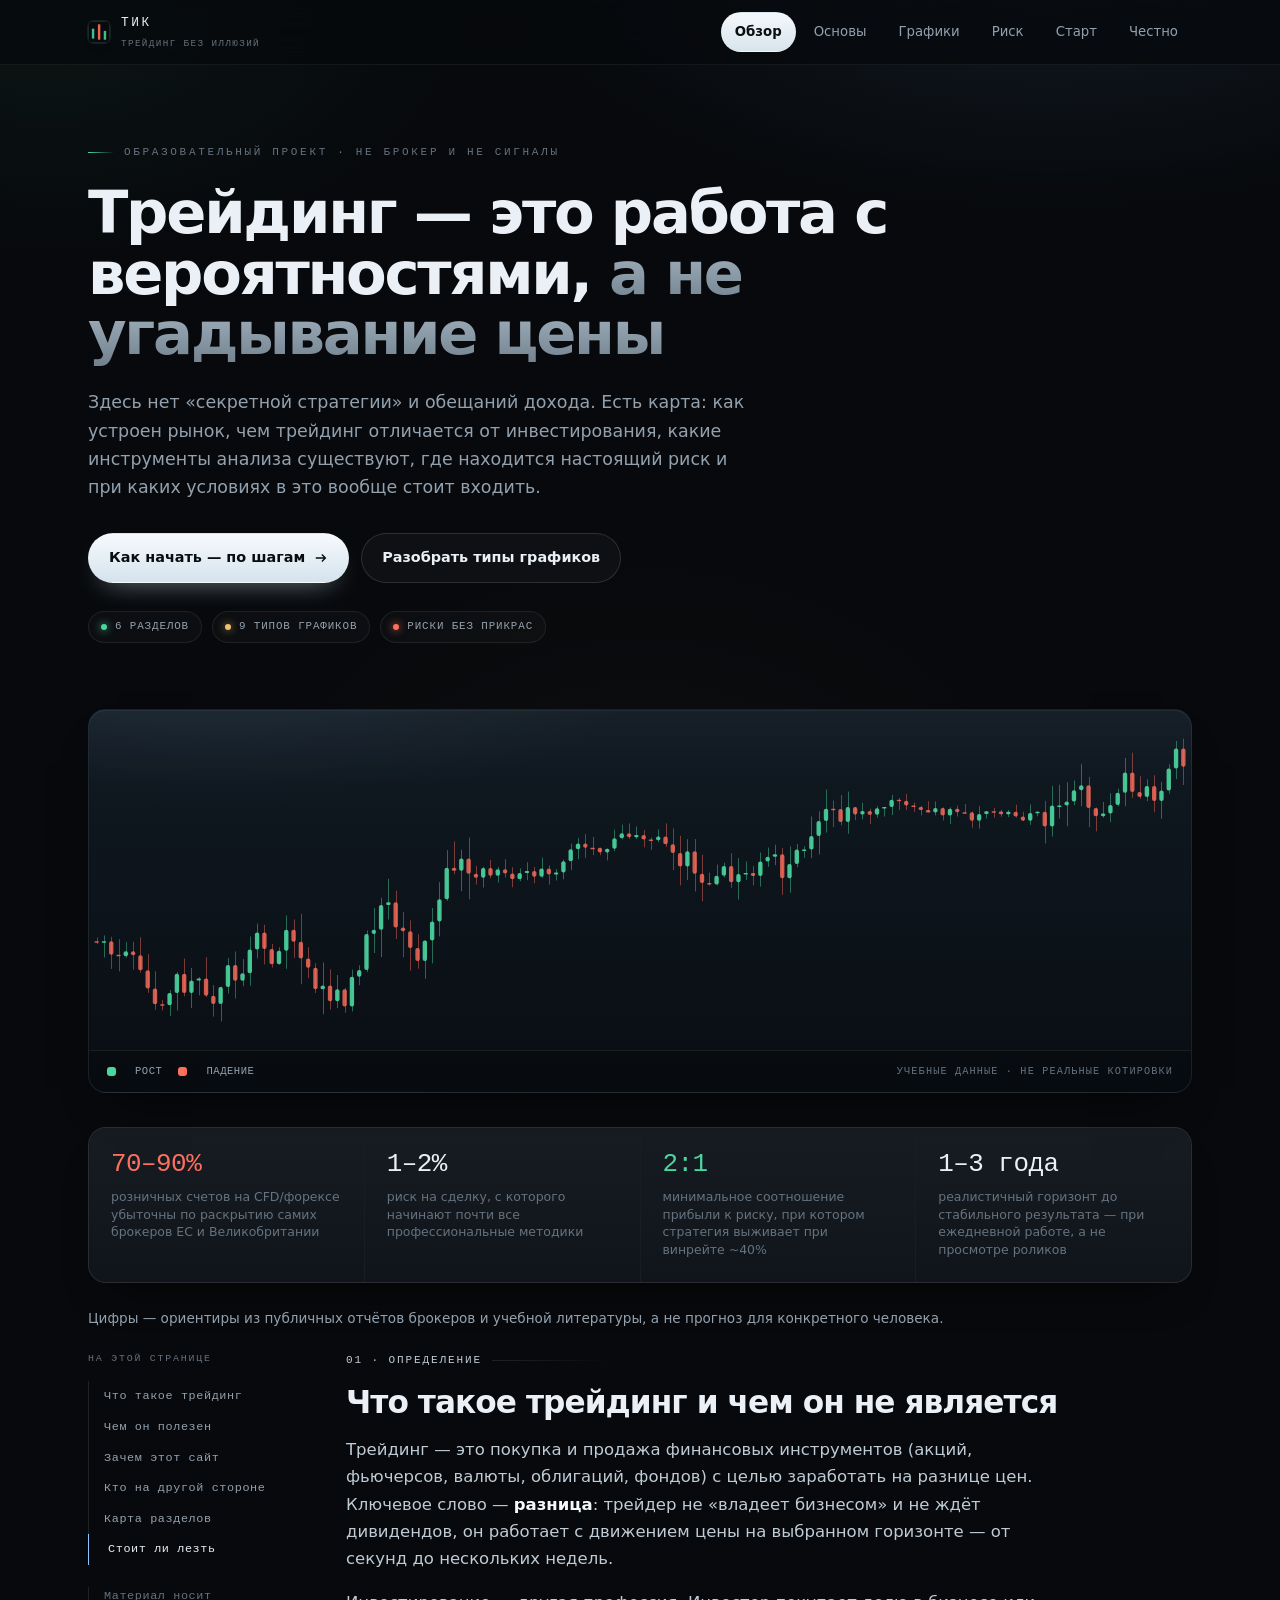
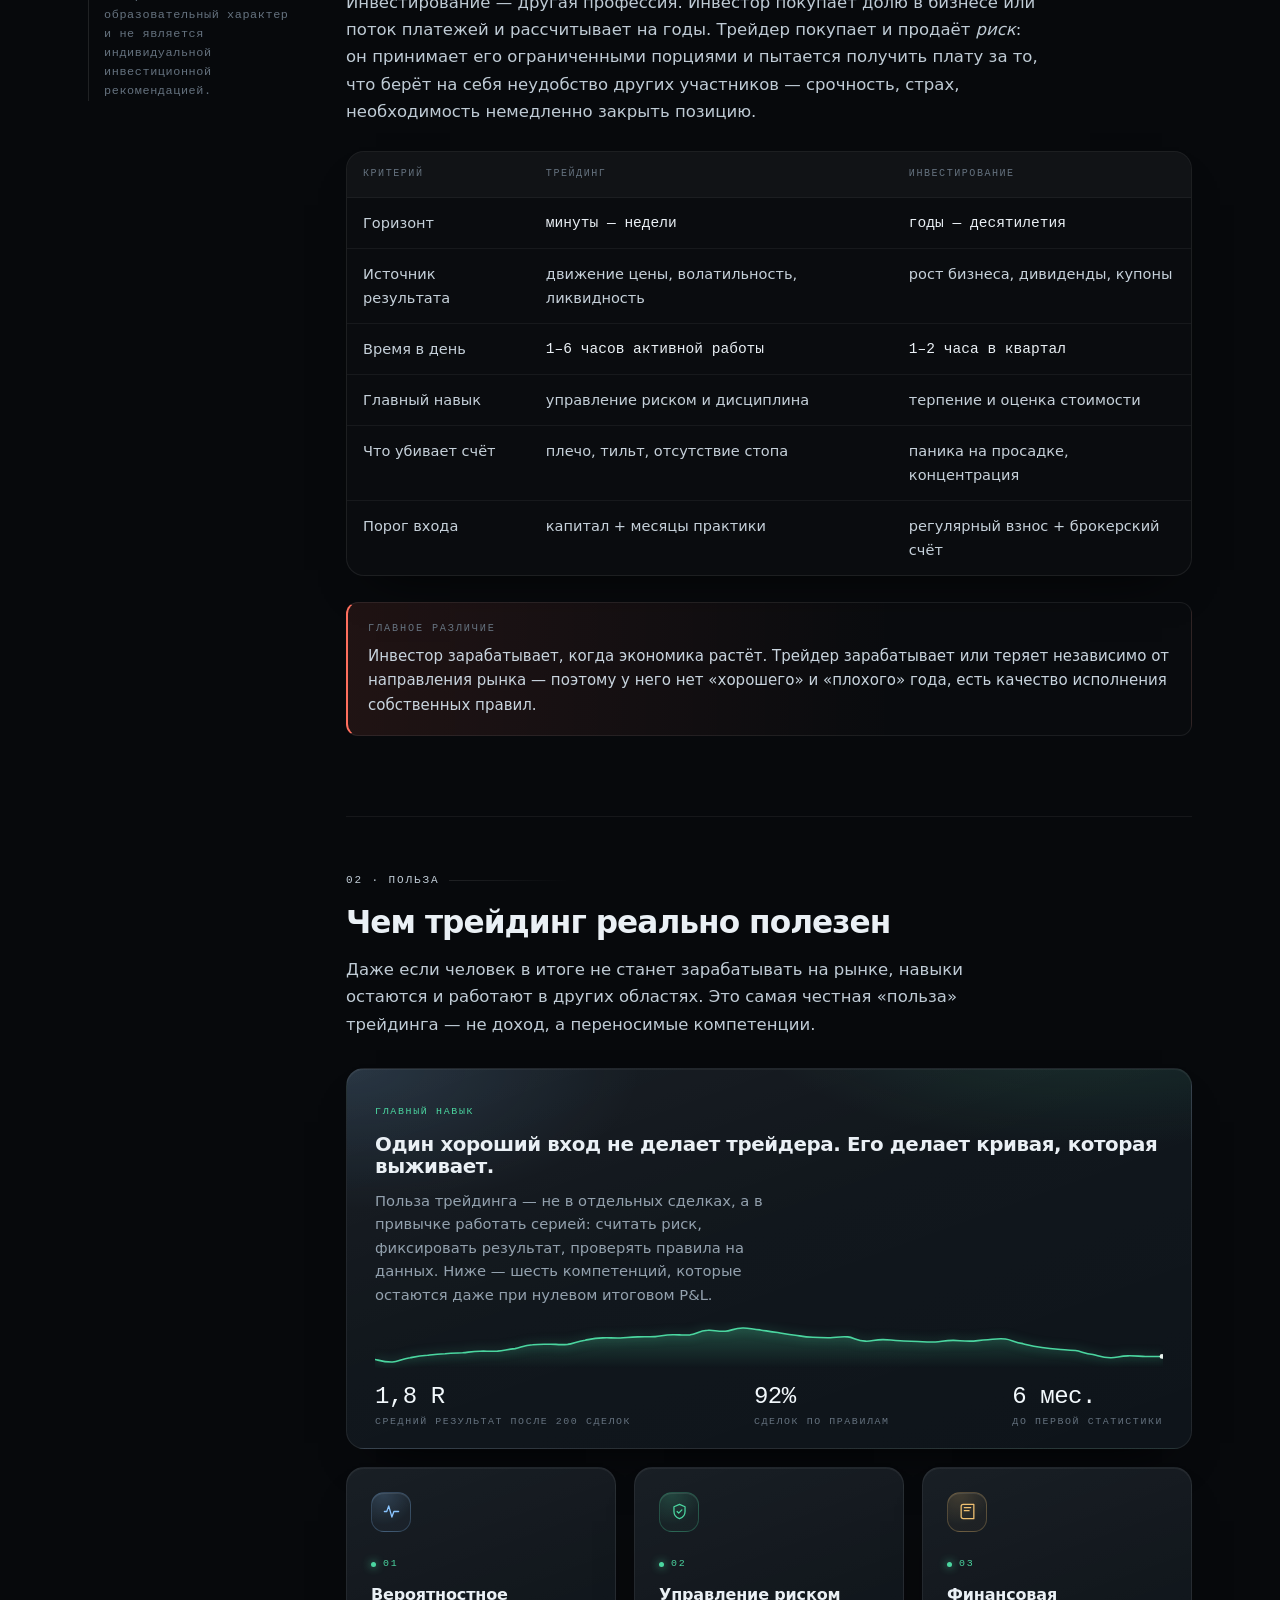
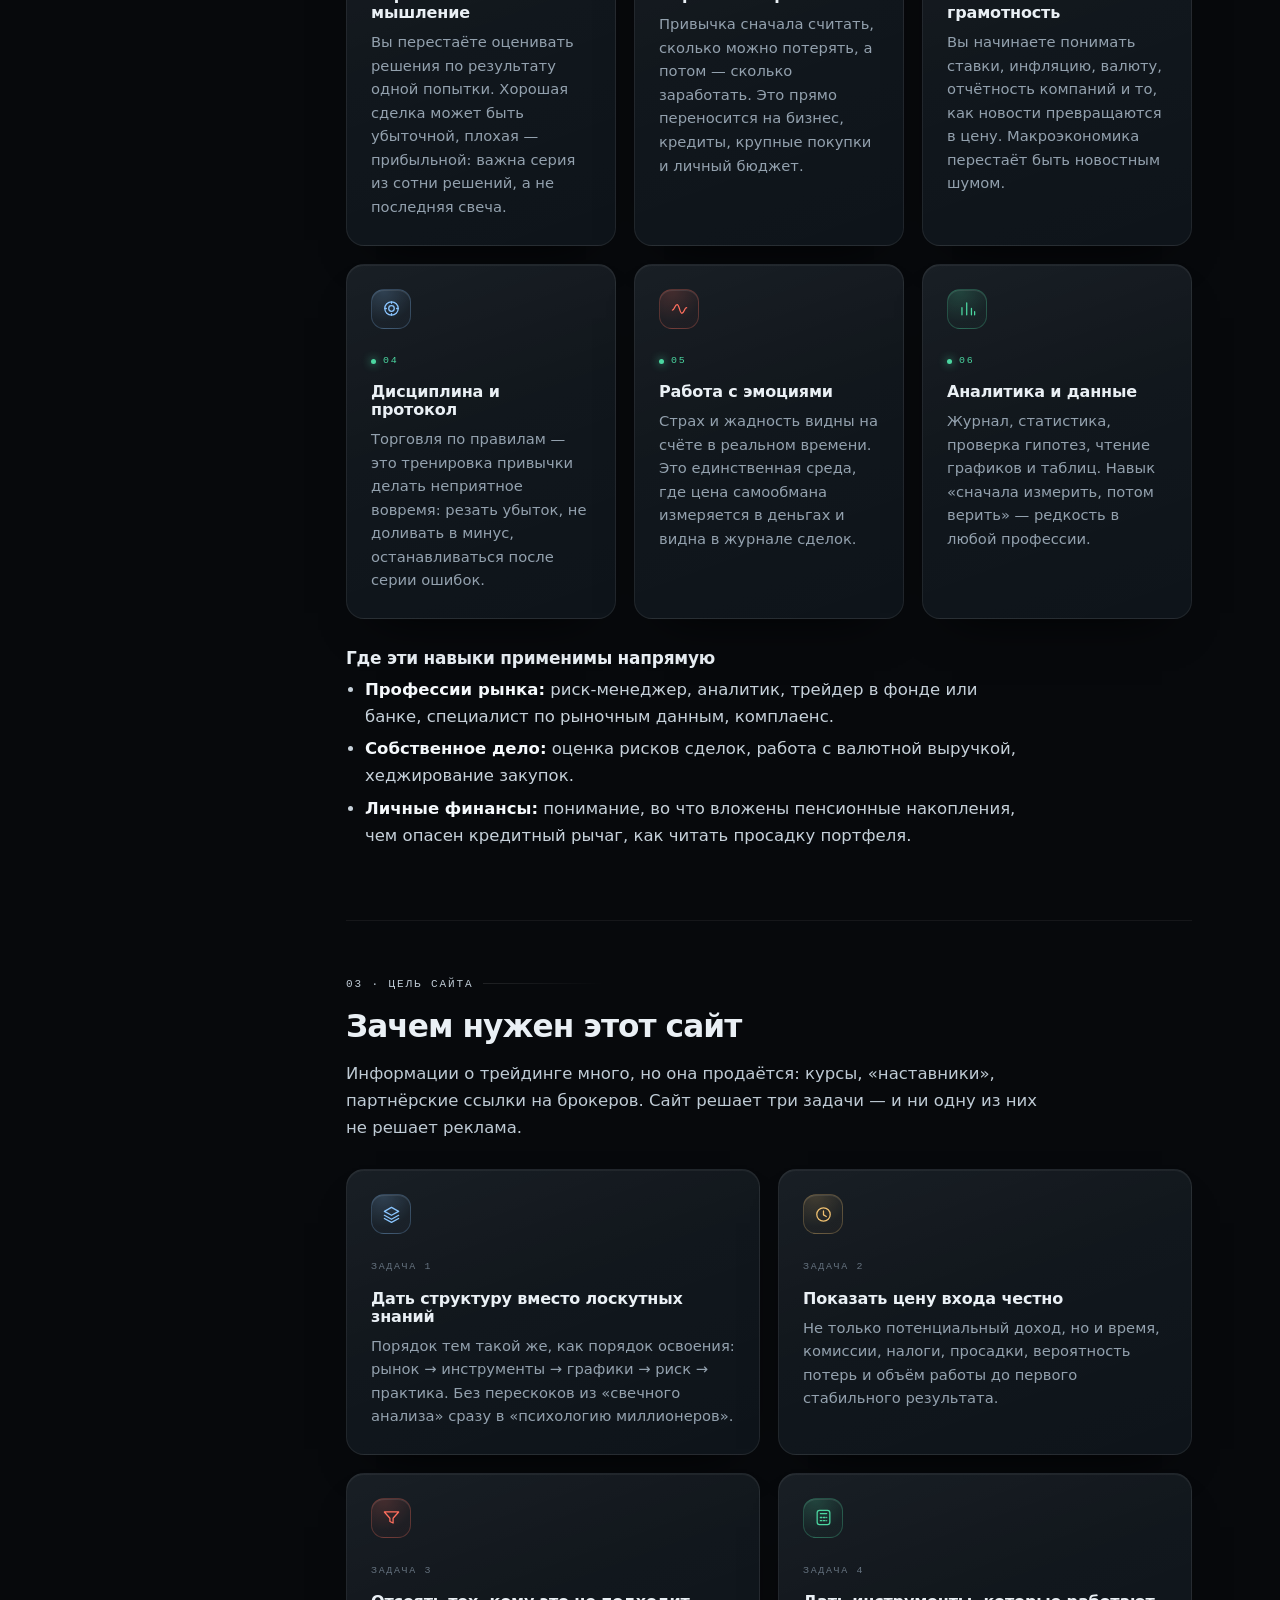
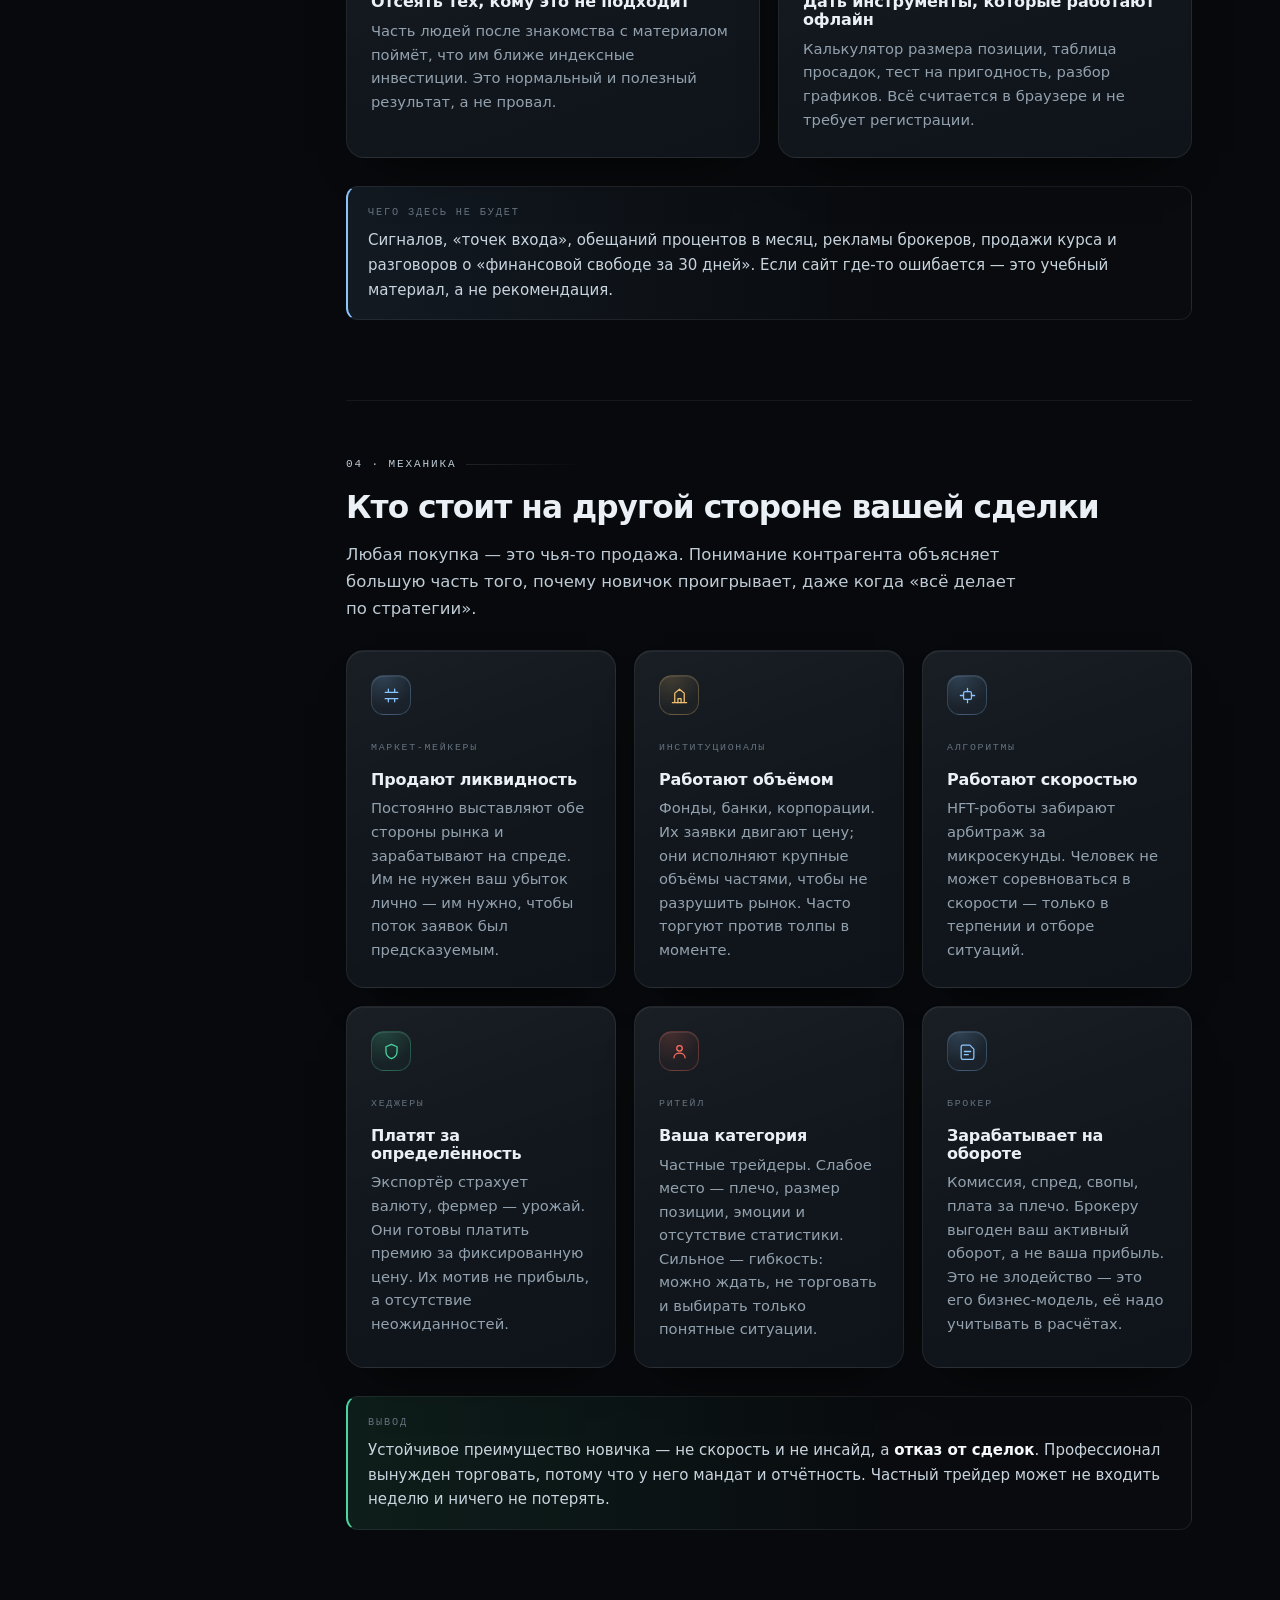
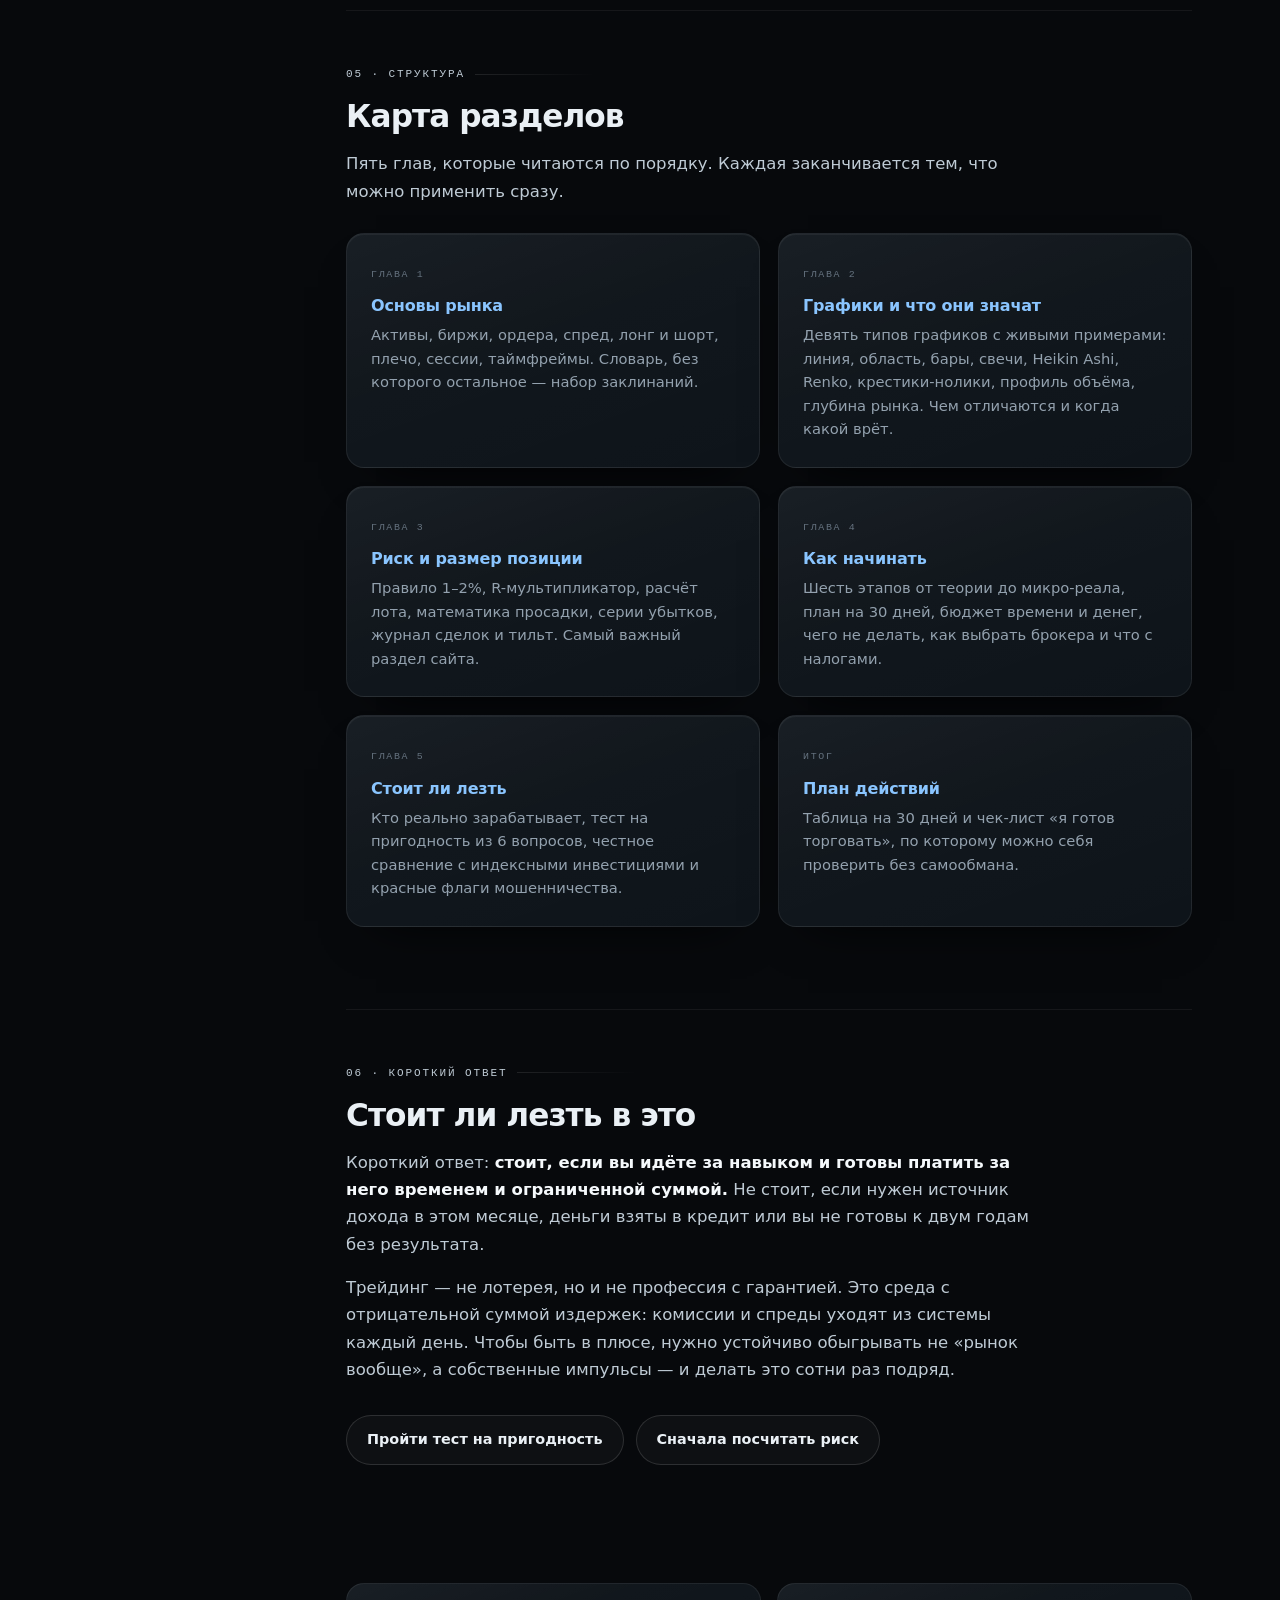
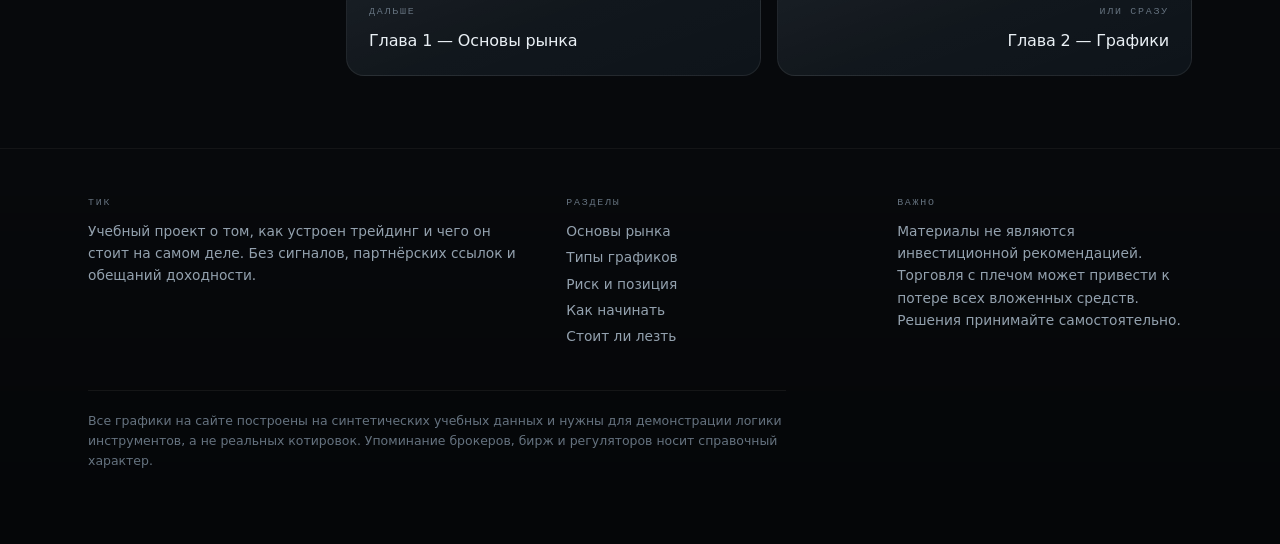
<file: index.html>
<!DOCTYPE html>
<html lang="ru">
<head>
<meta charset="utf-8">
<meta name="viewport" content="width=device-width, initial-scale=1">
<title>ТИК — трейдинг без иллюзий: зачем он нужен и как начать</title>
<meta name="description" content="Образовательный сайт о трейдинге: чем он полезен, кому и зачем нужен, из чего состоит рынок, как читать графики и с чего безопасно начинать новичку.">
<meta name="theme-color" content="#090C10">
<link rel="icon" href="data:image/svg+xml,%3Csvg xmlns='http://www.w3.org/2000/svg' viewBox='0 0 32 32'%3E%3Crect width='32' height='32' fill='%23090C10'/%3E%3Crect x='7' y='10' width='3' height='14' fill='%233FBF8F'/%3E%3Crect x='14' y='5' width='3' height='21' fill='%23F0614E'/%3E%3Crect x='21' y='13' width='3' height='12' fill='%233FBF8F'/%3E%3C/svg%3E">
<link rel="stylesheet" href="assets/style.css">
</head>
<body>
<div class="progress" aria-hidden="true"></div>

<header class="bar">
  <div class="bar-in">
    <a class="brand" href="index.html">
      <svg class="brand-mark" viewBox="0 0 20 20" aria-hidden="true"><rect width="20" height="20" fill="none" stroke="#2B3947"/><rect x="3.5" y="7" width="2.2" height="9" fill="#3FBF8F"/><rect x="9" y="3" width="2.2" height="14" fill="#F0614E"/><rect x="14.3" y="9" width="2.2" height="8" fill="#3FBF8F"/></svg>
      <span>ТИК<small>трейдинг без иллюзий</small></span>
    </a>
    <nav class="nav" aria-label="Разделы сайта">
      <a href="index.html" aria-current="page">Обзор</a>
      <a href="osnovy.html">Основы</a>
      <a href="grafiki.html">Графики</a>
      <a href="risk.html">Риск</a>
      <a href="start.html">Старт</a>
      <a href="realnost.html">Честно</a>
    </nav>
  </div>
</header>

<main>
  <div class="wrap">
    <div class="head">
      <p class="eyebrow">Образовательный проект · не брокер и не сигналы</p>
      <h1>Трейдинг — это работа с вероятностями, <span class="soft">а не угадывание цены</span></h1>
      <p class="lede">Здесь нет «секретной стратегии» и обещаний дохода. Есть карта: как устроен рынок, чем трейдинг отличается от инвестирования, какие инструменты анализа существуют, где находится настоящий риск и при каких условиях в это вообще стоит входить.</p>
      <div class="actions">
        <a class="btn primary" href="start.html">Как начать — по шагам
          <svg viewBox="0 0 16 16" fill="none" stroke="currentColor" stroke-width="1.6" aria-hidden="true"><path d="M2 8h11M9 4l4 4-4 4"/></svg>
        </a>
        <a class="btn" href="grafiki.html">Разобрать типы графиков</a>
      </div>
      <div class="head-meta">
        <span><i class="dot"></i>6 разделов</span>
        <span><i class="dot amber"></i>9 типов графиков</span>
        <span><i class="dot red"></i>риски без прикрас</span>
      </div>
    </div>
  </div>

  <div class="wrap">
    <div class="chart-frame rv">
      <canvas id="hero-chart" aria-label="Учебный пример свечного графика валютной пары: серия из 150 свечей" role="img"></canvas>
      <div class="chart-cap">
        <span class="l"><span class="legend"><i class="u"></i>рост</span><span class="legend"><i class="d"></i>падение</span></span>
        <span>учебные данные · не реальные котировки</span>
      </div>
    </div>
  </div>

  <div class="wrap">
    <div class="kpis">
      <div class="kpi"><span class="val down">70–90%</span><span class="lbl">розничных счетов на CFD/форексе убыточны по раскрытию самих брокеров ЕС и Великобритании</span></div>
      <div class="kpi"><span class="val">1–2%</span><span class="lbl">риск на сделку, с которого начинают почти все профессиональные методики</span></div>
      <div class="kpi"><span class="val up">2:1</span><span class="lbl">минимальное соотношение прибыли к риску, при котором стратегия выживает при винрейте ~40%</span></div>
      <div class="kpi"><span class="val">1–3 года</span><span class="lbl">реалистичный горизонт до стабильного результата — при ежедневной работе, а не просмотре роликов</span></div>
    </div>
    <p class="small" style="margin-top:-10px">Цифры — ориентиры из публичных отчётов брокеров и учебной литературы, а не прогноз для конкретного человека.</p>
  </div>

  <div class="wrap split">
    <aside class="rail" aria-label="Содержание страницы">
      <div class="rail-inner">
        <p class="rail-title">На этой странице</p>
        <a href="#chto">Что такое трейдинг</a>
        <a href="#polza">Чем он полезен</a>
        <a href="#zachem">Зачем этот сайт</a>
        <a href="#ustroystvo">Кто на другой стороне</a>
        <a href="#karta">Карта разделов</a>
        <a href="#stoit">Стоит ли лезть</a>
        <p class="rail-foot">Материал носит образовательный характер и не является индивидуальной инвестиционной рекомендацией.</p>
      </div>
    </aside>

    <main>
      <section class="block rv" id="chto">
        <p class="section-note">01 · определение</p>
        <h2>Что такое трейдинг и чем он не является</h2>
        <p>Трейдинг — это покупка и продажа финансовых инструментов (акций, фьючерсов, валюты, облигаций, фондов) с целью заработать на разнице цен. Ключевое слово — <strong>разница</strong>: трейдер не «владеет бизнесом» и не ждёт дивидендов, он работает с движением цены на выбранном горизонте — от секунд до нескольких недель.</p>
        <p>Инвестирование — другая профессия. Инвестор покупает долю в бизнесе или поток платежей и рассчитывает на годы. Трейдер покупает и продаёт <em>риск</em>: он принимает его ограниченными порциями и пытается получить плату за то, что берёт на себя неудобство других участников — срочность, страх, необходимость немедленно закрыть позицию.</p>

        <div class="tbl-wrap">
          <table>
            <thead><tr><th>Критерий</th><th>Трейдинг</th><th>Инвестирование</th></tr></thead>
            <tbody>
              <tr><td>Горизонт</td><td class="n">минуты — недели</td><td class="n">годы — десятилетия</td></tr>
              <tr><td>Источник результата</td><td>движение цены, волатильность, ликвидность</td><td>рост бизнеса, дивиденды, купоны</td></tr>
              <tr><td>Время в день</td><td class="n">1–6 часов активной работы</td><td class="n">1–2 часа в квартал</td></tr>
              <tr><td>Главный навык</td><td>управление риском и дисциплина</td><td>терпение и оценка стоимости</td></tr>
              <tr><td>Что убивает счёт</td><td>плечо, тильт, отсутствие стопа</td><td>паника на просадке, концентрация</td></tr>
              <tr><td>Порог входа</td><td>капитал + месяцы практики</td><td>регулярный взнос + брокерский счёт</td></tr>
            </tbody>
          </table>
        </div>

        <div class="callout warn">
          <span class="lbl">Главное различие</span>
          <p>Инвестор зарабатывает, когда экономика растёт. Трейдер зарабатывает или теряет независимо от направления рынка — поэтому у него нет «хорошего» и «плохого» года, есть качество исполнения собственных правил.</p>
        </div>
      </section>

      <section class="block rv" id="polza">
        <p class="section-note">02 · польза</p>
        <h2>Чем трейдинг реально полезен</h2>
        <p>Даже если человек в итоге не станет зарабатывать на рынке, навыки остаются и работают в других областях. Это самая честная «польза» трейдинга — не доход, а переносимые компетенции.</p>

        <div class="bento">
          <div class="cell full hero-card">
            <span class="tag" style="color:var(--up)">Главный навык</span>
            <h3>Один хороший вход не делает трейдера. Его делает кривая, которая выживает.</h3>
            <p>Польза трейдинга — не в отдельных сделках, а в привычке работать серией: считать риск, фиксировать результат, проверять правила на данных. Ниже — шесть компетенций, которые остаются даже при нулевом итоговом P&amp;L.</p>
            <canvas class="spark" data-spark="7" aria-hidden="true"></canvas>
            <div class="hero-figure">
              <div class="fig">1,8 R<span>средний результат после 200 сделок</span></div>
              <div class="fig">92%<span>сделок по правилам</span></div>
              <div class="fig">6 мес.<span>до первой статистики</span></div>
            </div>
          </div>

          <div class="cell num">
            <div class="ico"><svg viewBox="0 0 24 24" aria-hidden="true"><path d="M3 12h3l2.5-7 4 14 2.5-7H21"/></svg></div>
            <span class="tag">01</span><h3>Вероятностное мышление</h3><p>Вы перестаёте оценивать решения по результату одной попытки. Хорошая сделка может быть убыточной, плохая — прибыльной: важна серия из сотни решений, а не последняя свеча.</p>
          </div>
          <div class="cell num">
            <div class="ico green"><svg viewBox="0 0 24 24" aria-hidden="true"><path d="M12 3l7 3v6c0 4.6-3 7.6-7 9-4-1.4-7-4.4-7-9V6l7-3z"/><path d="M9 12l2 2 4-4"/></svg></div>
            <span class="tag">02</span><h3>Управление риском</h3><p>Привычка сначала считать, сколько можно потерять, а потом — сколько заработать. Это прямо переносится на бизнес, кредиты, крупные покупки и личный бюджет.</p>
          </div>
          <div class="cell num">
            <div class="ico amber"><svg viewBox="0 0 24 24" aria-hidden="true"><path d="M4 5.5A2.5 2.5 0 016.5 3H20v18H6.5A2.5 2.5 0 014 18.5v-13z"/><path d="M8 7h8M8 11h6"/></svg></div>
            <span class="tag">03</span><h3>Финансовая грамотность</h3><p>Вы начинаете понимать ставки, инфляцию, валюту, отчётность компаний и то, как новости превращаются в цену. Макроэкономика перестаёт быть новостным шумом.</p>
          </div>
          <div class="cell num">
            <div class="ico"><svg viewBox="0 0 24 24" aria-hidden="true"><circle cx="12" cy="12" r="8.5"/><circle cx="12" cy="12" r="3.5"/><path d="M12 3.5v2M12 18.5v2M3.5 12h2M18.5 12h2"/></svg></div>
            <span class="tag">04</span><h3>Дисциплина и протокол</h3><p>Торговля по правилам — это тренировка привычки делать неприятное вовремя: резать убыток, не доливать в минус, останавливаться после серии ошибок.</p>
          </div>
          <div class="cell num">
            <div class="ico red"><svg viewBox="0 0 24 24" aria-hidden="true"><path d="M3 14c3 0 3-7 6-7s3 11 6 11 3-7 6-7"/></svg></div>
            <span class="tag">05</span><h3>Работа с эмоциями</h3><p>Страх и жадность видны на счёте в реальном времени. Это единственная среда, где цена самообмана измеряется в деньгах и видна в журнале сделок.</p>
          </div>
          <div class="cell num">
            <div class="ico green"><svg viewBox="0 0 24 24" aria-hidden="true"><path d="M5 20V11M11 20V5M17 20v-8M21 20v-4"/></svg></div>
            <span class="tag">06</span><h3>Аналитика и данные</h3><p>Журнал, статистика, проверка гипотез, чтение графиков и таблиц. Навык «сначала измерить, потом верить» — редкость в любой профессии.</p>
          </div>
        </div>

        <h3>Где эти навыки применимы напрямую</h3>
        <ul>
          <li><strong>Профессии рынка:</strong> риск-менеджер, аналитик, трейдер в фонде или банке, специалист по рыночным данным, комплаенс.</li>
          <li><strong>Собственное дело:</strong> оценка рисков сделок, работа с валютной выручкой, хеджирование закупок.</li>
          <li><strong>Личные финансы:</strong> понимание, во что вложены пенсионные накопления, чем опасен кредитный рычаг, как читать просадку портфеля.</li>
        </ul>
      </section>

      <section class="block rv" id="zachem">
        <p class="section-note">03 · цель сайта</p>
        <h2>Зачем нужен этот сайт</h2>
        <p>Информации о трейдинге много, но она продаётся: курсы, «наставники», партнёрские ссылки на брокеров. Сайт решает три задачи — и ни одну из них не решает реклама.</p>

        <div class="grid c2">
          <div class="cell">
            <div class="ico"><svg viewBox="0 0 24 24" aria-hidden="true"><path d="M12 3l9 5-9 5-9-5 9-5z"/><path d="M3 13l9 5 9-5M3 17l9 5 9-5"/></svg></div>
            <span class="tag">Задача 1</span><h3>Дать структуру вместо лоскутных знаний</h3><p>Порядок тем такой же, как порядок освоения: рынок → инструменты → графики → риск → практика. Без перескоков из «свечного анализа» сразу в «психологию миллионеров».</p></div>
          <div class="cell">
            <div class="ico amber"><svg viewBox="0 0 24 24" aria-hidden="true"><circle cx="12" cy="12" r="8.5"/><path d="M12 7.5v5l3.5 2"/></svg></div>
            <span class="tag">Задача 2</span><h3>Показать цену входа честно</h3><p>Не только потенциальный доход, но и время, комиссии, налоги, просадки, вероятность потерь и объём работы до первого стабильного результата.</p></div>
          <div class="cell">
            <div class="ico red"><svg viewBox="0 0 24 24" aria-hidden="true"><path d="M3 5h18l-7 8v6l-4-2v-4L3 5z"/></svg></div>
            <span class="tag">Задача 3</span><h3>Отсеять тех, кому это не подходит</h3><p>Часть людей после знакомства с материалом поймёт, что им ближе индексные инвестиции. Это нормальный и полезный результат, а не провал.</p></div>
          <div class="cell">
            <div class="ico green"><svg viewBox="0 0 24 24" aria-hidden="true"><rect x="4" y="3" width="16" height="18" rx="3"/><path d="M8 7h8M8 12h2M12 12h2M16 12h0M8 16h2M12 16h2M16 16h0"/></svg></div>
            <span class="tag">Задача 4</span><h3>Дать инструменты, которые работают офлайн</h3><p>Калькулятор размера позиции, таблица просадок, тест на пригодность, разбор графиков. Всё считается в браузере и не требует регистрации.</p></div>
        </div>

        <div class="callout">
          <span class="lbl">Чего здесь не будет</span>
          <p>Сигналов, «точек входа», обещаний процентов в месяц, рекламы брокеров, продажи курса и разговоров о «финансовой свободе за 30 дней». Если сайт где-то ошибается — это учебный материал, а не рекомендация.</p>
        </div>
      </section>

      <section class="block rv" id="ustroystvo">
        <p class="section-note">04 · механика</p>
        <h2>Кто стоит на другой стороне вашей сделки</h2>
        <p>Любая покупка — это чья-то продажа. Понимание контрагента объясняет большую часть того, почему новичок проигрывает, даже когда «всё делает по стратегии».</p>

        <div class="grid c3">
          <div class="cell">
            <div class="ico"><svg viewBox="0 0 24 24" aria-hidden="true"><path d="M4 8h16M4 16h16M8 4v4M8 16v4M16 4v4M16 16v4"/></svg></div>
            <span class="tag">Маркет-мейкеры</span><h3>Продают ликвидность</h3><p>Постоянно выставляют обе стороны рынка и зарабатывают на спреде. Им не нужен ваш убыток лично — им нужно, чтобы поток заявок был предсказуемым.</p></div>
          <div class="cell">
            <div class="ico amber"><svg viewBox="0 0 24 24" aria-hidden="true"><path d="M3 21h18M6 21V9l6-5 6 5v12"/><path d="M10 21v-5h4v5"/></svg></div>
            <span class="tag">Институционалы</span><h3>Работают объёмом</h3><p>Фонды, банки, корпорации. Их заявки двигают цену; они исполняют крупные объёмы частями, чтобы не разрушить рынок. Часто торгуют против толпы в моменте.</p></div>
          <div class="cell">
            <div class="ico"><svg viewBox="0 0 24 24" aria-hidden="true"><rect x="7" y="7" width="10" height="10" rx="2"/><path d="M12 3v4M12 17v4M3 12h4M17 12h4"/></svg></div>
            <span class="tag">Алгоритмы</span><h3>Работают скоростью</h3><p>HFT-роботы забирают арбитраж за микросекунды. Человек не может соревноваться в скорости — только в терпении и отборе ситуаций.</p></div>
          <div class="cell">
            <div class="ico green"><svg viewBox="0 0 24 24" aria-hidden="true"><path d="M12 3l7 3v6c0 4.6-3 7.6-7 9-4-1.4-7-4.4-7-9V6l7-3z"/></svg></div>
            <span class="tag">Хеджеры</span><h3>Платят за определённость</h3><p>Экспортёр страхует валюту, фермер — урожай. Они готовы платить премию за фиксированную цену. Их мотив не прибыль, а отсутствие неожиданностей.</p></div>
          <div class="cell">
            <div class="ico red"><svg viewBox="0 0 24 24" aria-hidden="true"><circle cx="12" cy="8" r="3.5"/><path d="M5 20c0-3.5 3.1-6 7-6s7 2.5 7 6"/></svg></div>
            <span class="tag">Ритейл</span><h3>Ваша категория</h3><p>Частные трейдеры. Слабое место — плечо, размер позиции, эмоции и отсутствие статистики. Сильное — гибкость: можно ждать, не торговать и выбирать только понятные ситуации.</p></div>
          <div class="cell">
            <div class="ico"><svg viewBox="0 0 24 24" aria-hidden="true"><path d="M4 20V6a2 2 0 012-2h9l5 5v11a2 2 0 01-2 2H6a2 2 0 01-2-2z"/><path d="M8 12h8M8 16h5"/></svg></div>
            <span class="tag">Брокер</span><h3>Зарабатывает на обороте</h3><p>Комиссия, спред, свопы, плата за плечо. Брокеру выгоден ваш активный оборот, а не ваша прибыль. Это не злодейство — это его бизнес-модель, её надо учитывать в расчётах.</p></div>
        </div>

        <div class="callout ok">
          <span class="lbl">Вывод</span>
          <p>Устойчивое преимущество новичка — не скорость и не инсайд, а <strong>отказ от сделок</strong>. Профессионал вынужден торговать, потому что у него мандат и отчётность. Частный трейдер может не входить неделю и ничего не потерять.</p>
        </div>
      </section>

      <section class="block rv" id="karta">
        <p class="section-note">05 · структура</p>
        <h2>Карта разделов</h2>
        <p>Пять глав, которые читаются по порядку. Каждая заканчивается тем, что можно применить сразу.</p>

        <div class="grid c2">
          <div class="cell"><span class="tag">Глава 1</span><h3><a href="osnovy.html">Основы рынка</a></h3><p>Активы, биржи, ордера, спред, лонг и шорт, плечо, сессии, таймфреймы. Словарь, без которого остальное — набор заклинаний.</p></div>
          <div class="cell"><span class="tag">Глава 2</span><h3><a href="grafiki.html">Графики и что они значат</a></h3><p>Девять типов графиков с живыми примерами: линия, область, бары, свечи, Heikin Ashi, Renko, крестики-нолики, профиль объёма, глубина рынка. Чем отличаются и когда какой врёт.</p></div>
          <div class="cell"><span class="tag">Глава 3</span><h3><a href="risk.html">Риск и размер позиции</a></h3><p>Правило 1–2%, R-мультипликатор, расчёт лота, математика просадки, серии убытков, журнал сделок и тильт. Самый важный раздел сайта.</p></div>
          <div class="cell"><span class="tag">Глава 4</span><h3><a href="start.html">Как начинать</a></h3><p>Шесть этапов от теории до микро-реала, план на 30 дней, бюджет времени и денег, чего не делать, как выбрать брокера и что с налогами.</p></div>
          <div class="cell"><span class="tag">Глава 5</span><h3><a href="realnost.html">Стоит ли лезть</a></h3><p>Кто реально зарабатывает, тест на пригодность из 6 вопросов, честное сравнение с индексными инвестициями и красные флаги мошенничества.</p></div>
          <div class="cell"><span class="tag">Итог</span><h3><a href="start.html#plan">План действий</a></h3><p>Таблица на 30 дней и чек-лист «я готов торговать», по которому можно себя проверить без самообмана.</p></div>
        </div>
      </section>

      <section class="block rv" id="stoit">
        <p class="section-note">06 · короткий ответ</p>
        <h2>Стоит ли лезть в это</h2>
        <p>Короткий ответ: <strong>стоит, если вы идёте за навыком и готовы платить за него временем и ограниченной суммой.</strong> Не стоит, если нужен источник дохода в этом месяце, деньги взяты в кредит или вы не готовы к двум годам без результата.</p>
        <p>Трейдинг — не лотерея, но и не профессия с гарантией. Это среда с отрицательной суммой издержек: комиссии и спреды уходят из системы каждый день. Чтобы быть в плюсе, нужно устойчиво обыгрывать не «рынок вообще», а собственные импульсы — и делать это сотни раз подряд.</p>
        <div class="actions">
          <a class="btn" href="realnost.html">Пройти тест на пригодность</a>
          <a class="btn" href="risk.html">Сначала посчитать риск</a>
        </div>
      </section>

      <nav class="pager" aria-label="Навигация между разделами">
        <a href="osnovy.html"><span class="dir">Дальше</span><span class="who">Глава 1 — Основы рынка</span></a>
        <a class="right" href="grafiki.html"><span class="dir">Или сразу</span><span class="who">Глава 2 — Графики</span></a>
      </nav>
    </main>
  </div>
</main>

<footer>
  <div class="wrap">
    <div class="foot-grid">
      <div>
        <h4>ТИК</h4>
        <p>Учебный проект о том, как устроен трейдинг и чего он стоит на самом деле. Без сигналов, партнёрских ссылок и обещаний доходности.</p>
      </div>
      <div>
        <h4>Разделы</h4>
        <ul>
          <li><a href="osnovy.html">Основы рынка</a></li>
          <li><a href="grafiki.html">Типы графиков</a></li>
          <li><a href="risk.html">Риск и позиция</a></li>
          <li><a href="start.html">Как начинать</a></li>
          <li><a href="realnost.html">Стоит ли лезть</a></li>
        </ul>
      </div>
      <div>
        <h4>Важно</h4>
        <p>Материалы не являются инвестиционной рекомендацией. Торговля с плечом может привести к потере всех вложенных средств. Решения принимайте самостоятельно.</p>
      </div>
    </div>
    <p class="foot-note">Все графики на сайте построены на синтетических учебных данных и нужны для демонстрации логики инструментов, а не реальных котировок. Упоминание брокеров, бирж и регуляторов носит справочный характер.</p>
  </div>
</footer>

<script src="assets/charts.js"></script>
<script src="assets/site.js"></script>
<script>
(function () {
  var data = window.Charts.series(150, 17, 101);
  window.Charts.mount(document.getElementById("hero-chart"), "hero", data);
})();
</script>
</body>
</html>
</file>
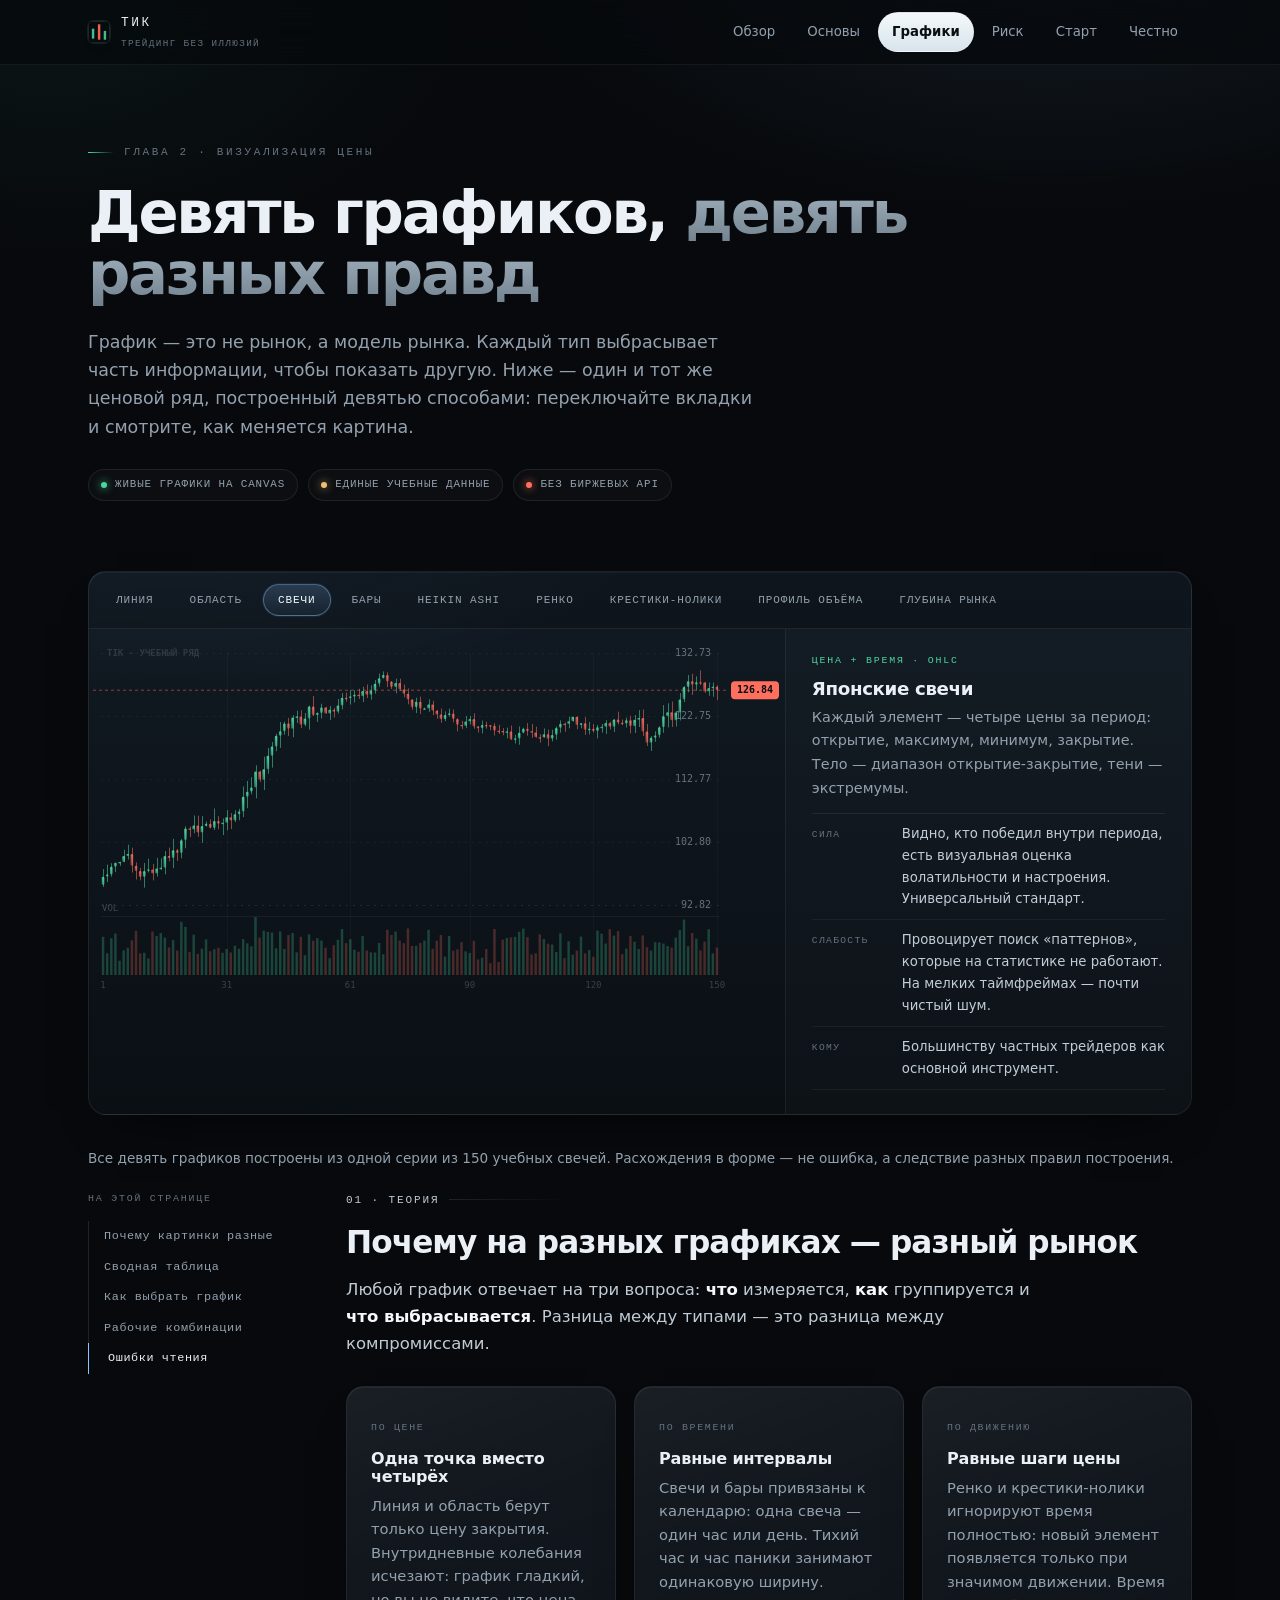
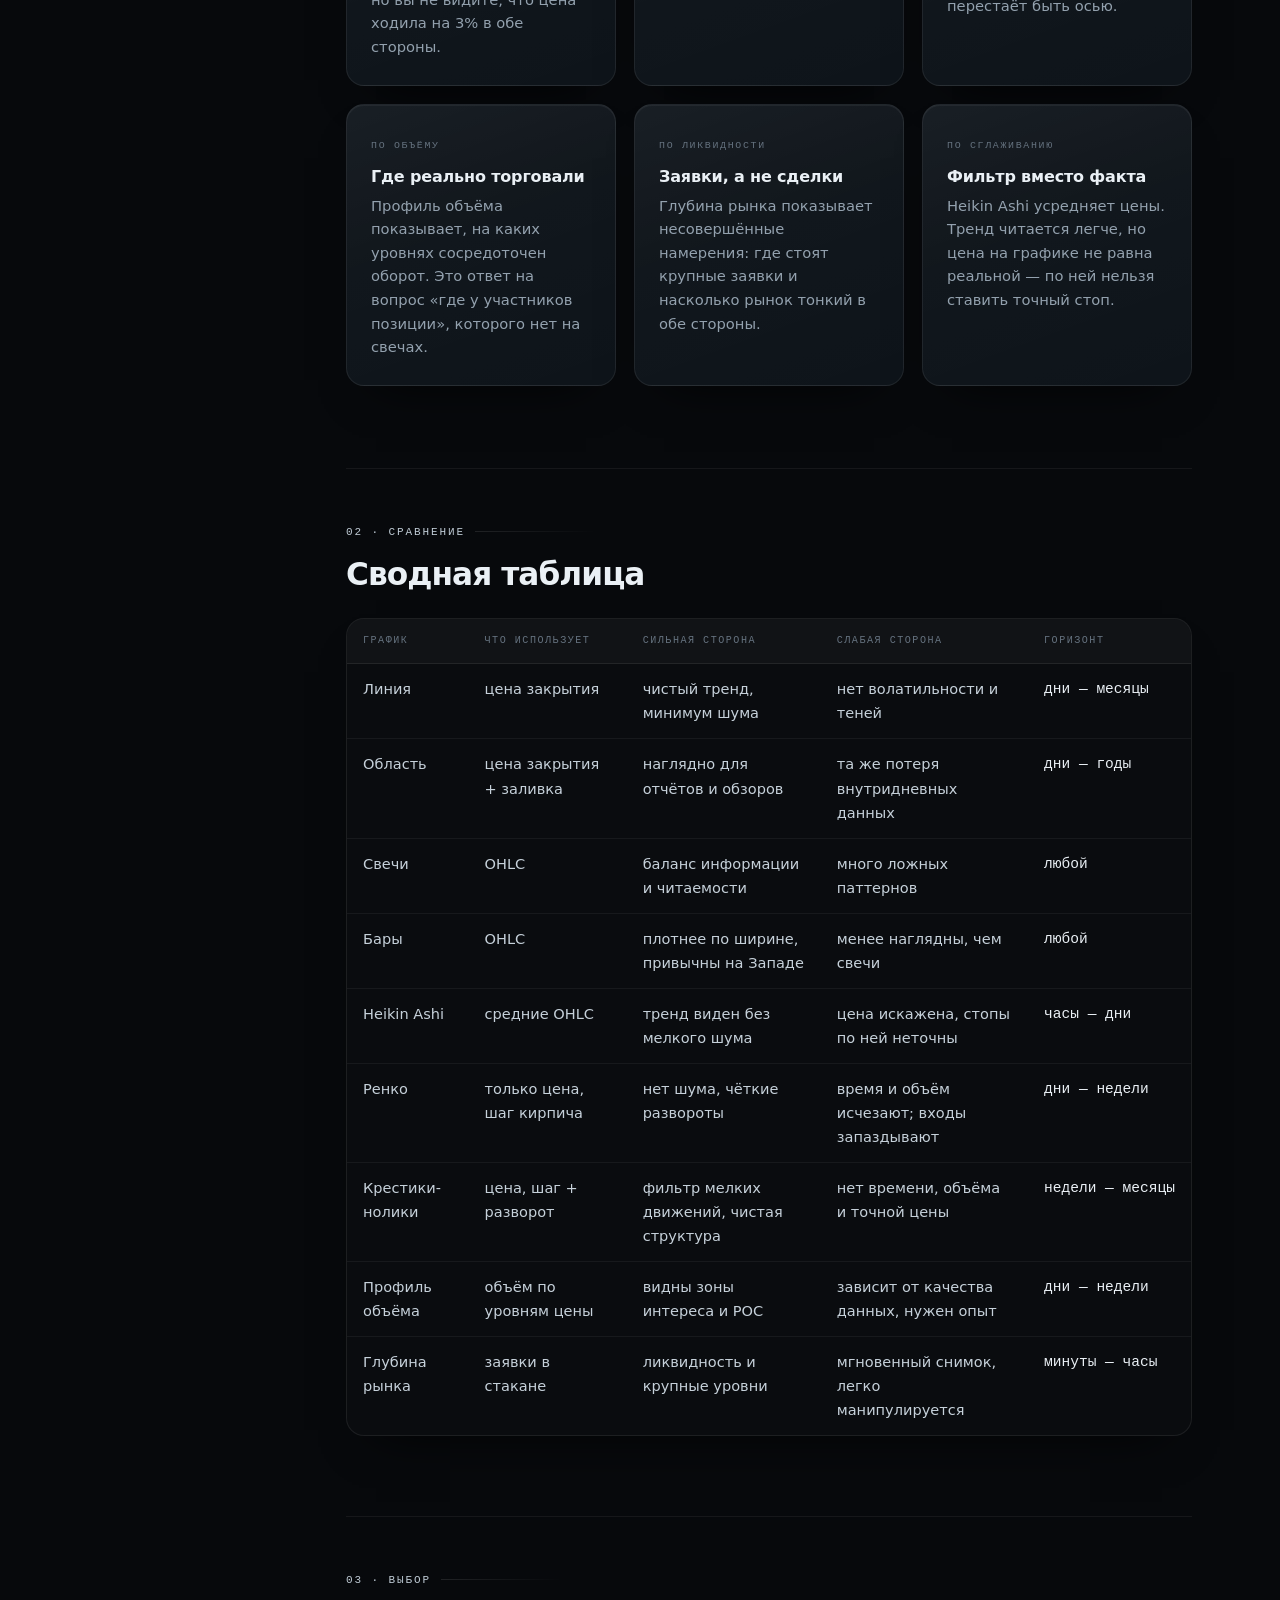
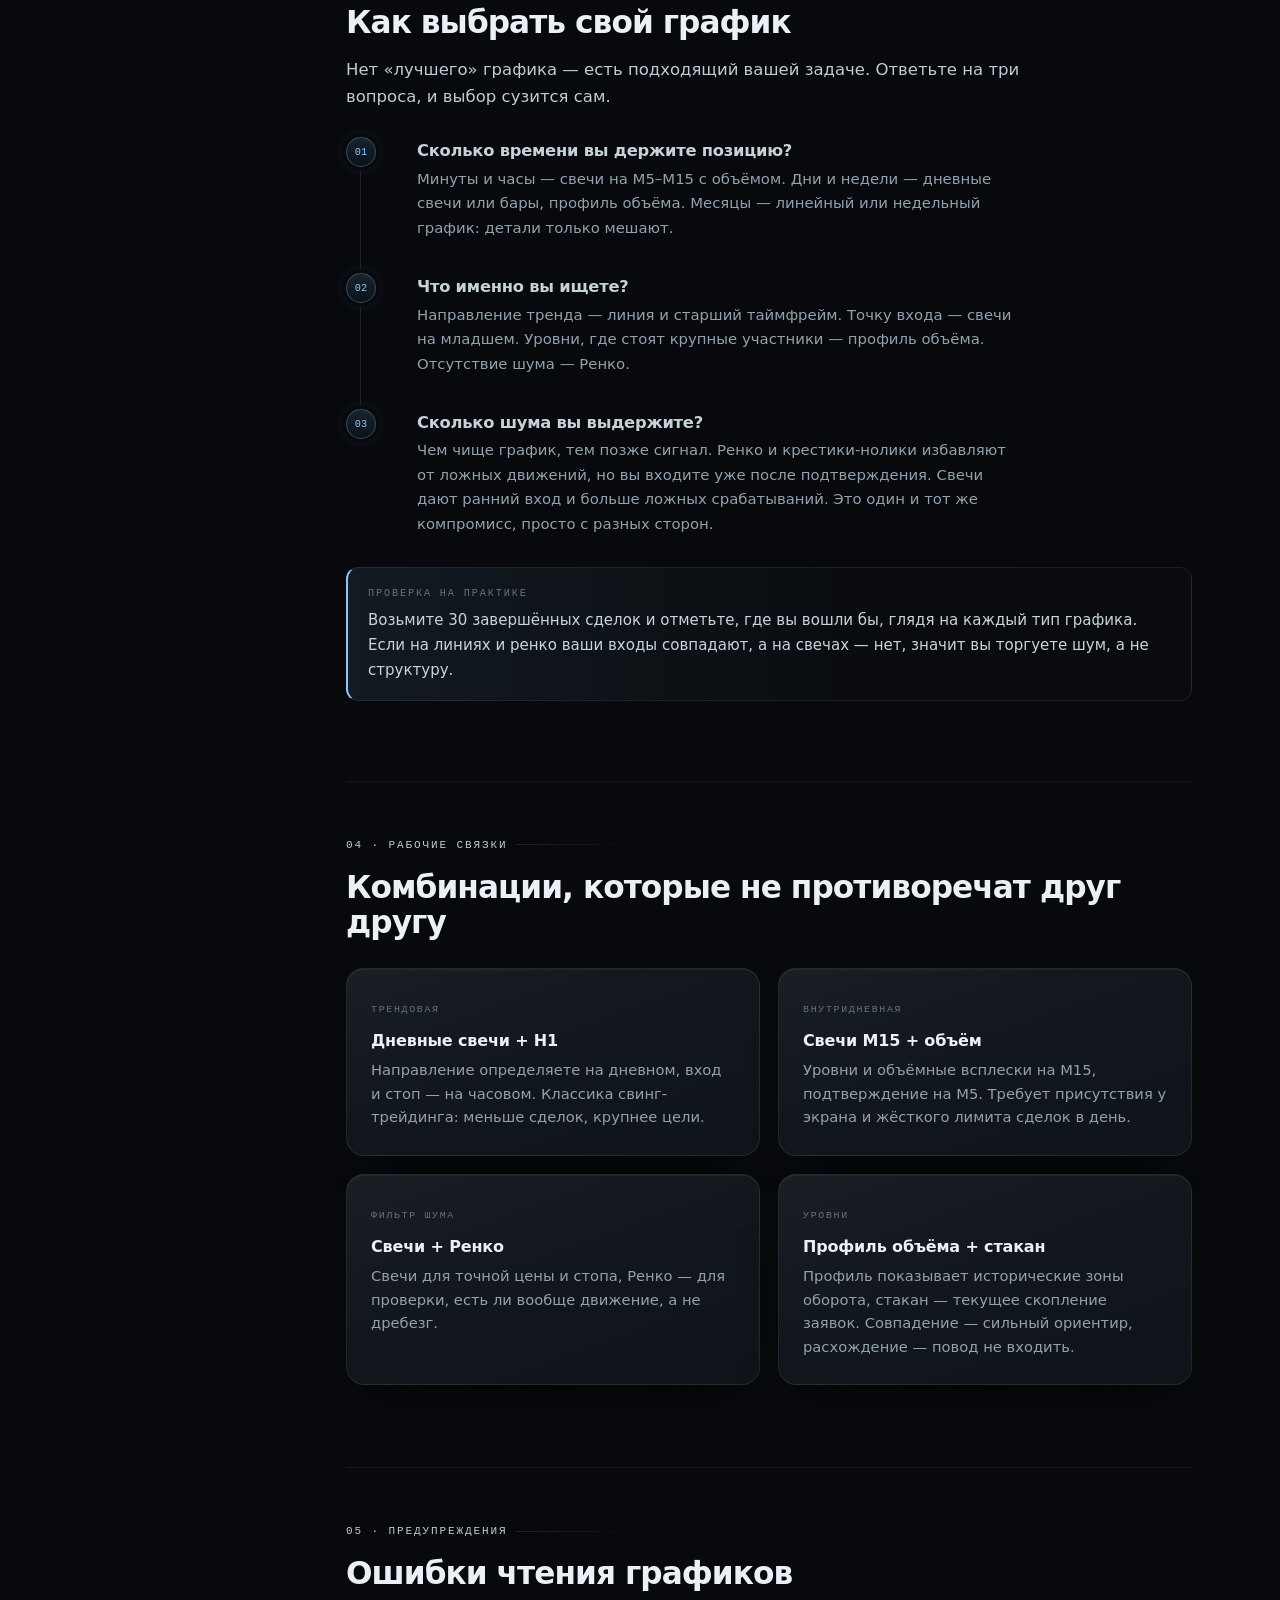
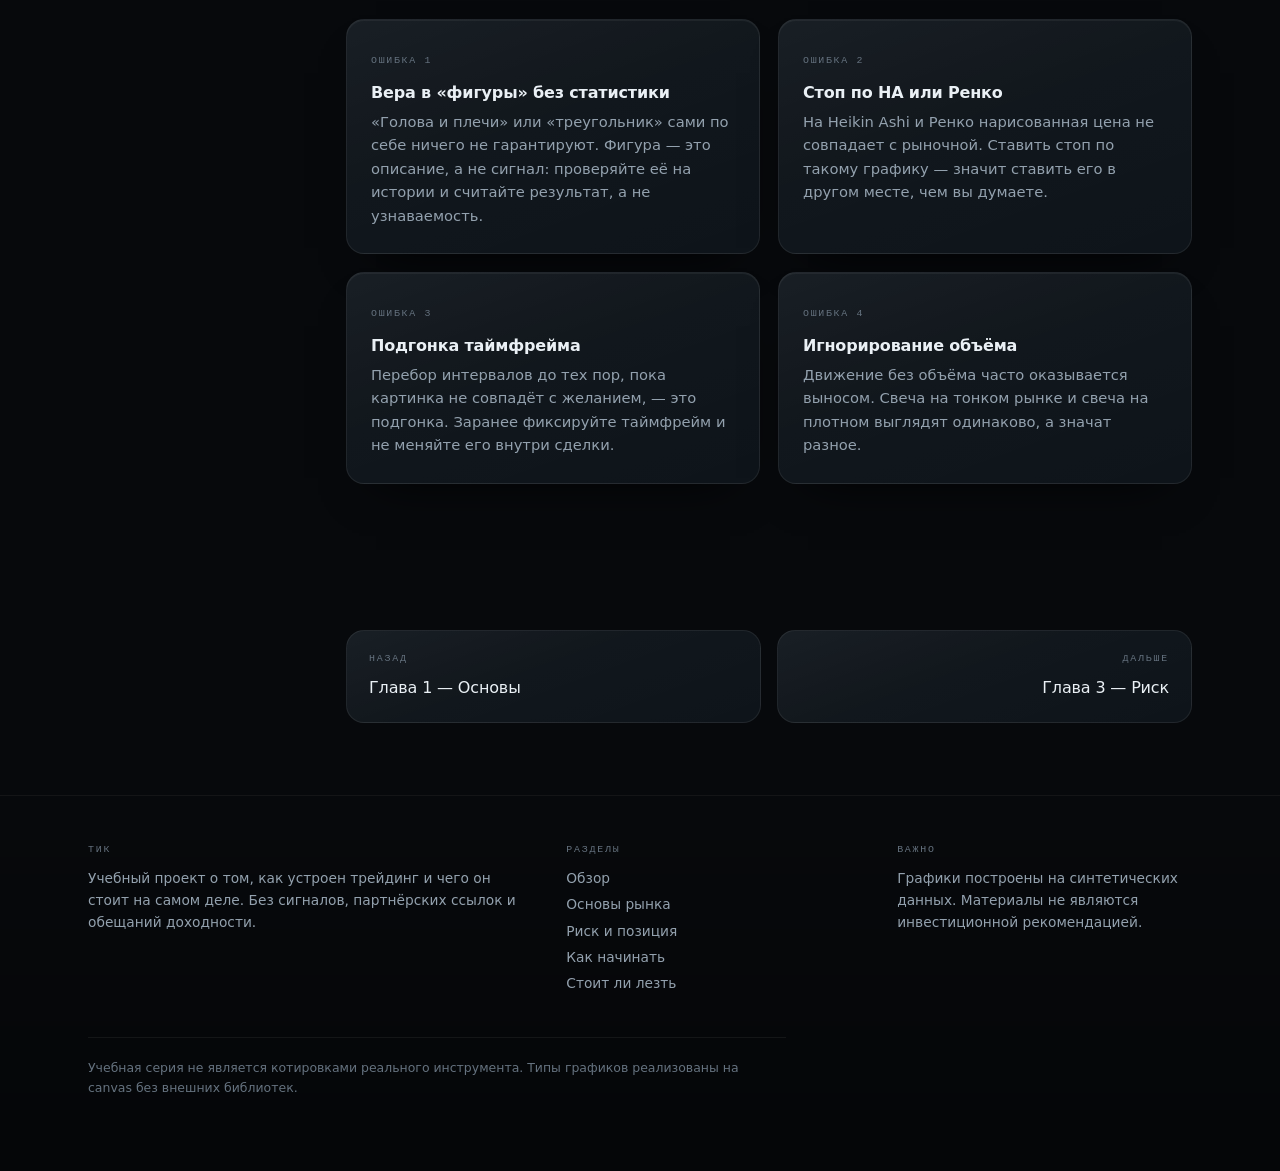
<file: grafiki.html>
<!DOCTYPE html>
<html lang="ru">
<head>
<meta charset="utf-8">
<meta name="viewport" content="width=device-width, initial-scale=1">
<title>Типы графиков и чем они отличаются — ТИК</title>
<meta name="description" content="Девять типов биржевых графиков с примерами: линия, область, бары, японские свечи, Heikin Ashi, Ренко, крестики-нолики, профиль объёма и глубина рынка. Что каждый показывает и где врёт.">
<meta name="theme-color" content="#090C10">
<link rel="icon" href="data:image/svg+xml,%3Csvg xmlns='http://www.w3.org/2000/svg' viewBox='0 0 32 32'%3E%3Crect width='32' height='32' fill='%23090C10'/%3E%3Crect x='7' y='10' width='3' height='14' fill='%233FBF8F'/%3E%3Crect x='14' y='5' width='3' height='21' fill='%23F0614E'/%3E%3Crect x='21' y='13' width='3' height='12' fill='%233FBF8F'/%3E%3C/svg%3E">
<link rel="stylesheet" href="assets/style.css">
</head>
<body>
<div class="progress" aria-hidden="true"></div>

<header class="bar">
  <div class="bar-in">
    <a class="brand" href="index.html">
      <svg class="brand-mark" viewBox="0 0 20 20" aria-hidden="true"><rect width="20" height="20" fill="none" stroke="#2B3947"/><rect x="3.5" y="7" width="2.2" height="9" fill="#3FBF8F"/><rect x="9" y="3" width="2.2" height="14" fill="#F0614E"/><rect x="14.3" y="9" width="2.2" height="8" fill="#3FBF8F"/></svg>
      <span>ТИК<small>трейдинг без иллюзий</small></span>
    </a>
    <nav class="nav" aria-label="Разделы сайта">
      <a href="index.html">Обзор</a>
      <a href="osnovy.html">Основы</a>
      <a href="grafiki.html" aria-current="page">Графики</a>
      <a href="risk.html">Риск</a>
      <a href="start.html">Старт</a>
      <a href="realnost.html">Честно</a>
    </nav>
  </div>
</header>

<main>
  <div class="wrap">
    <div class="head">
      <p class="eyebrow">Глава 2 · визуализация цены</p>
      <h1>Девять графиков, <span class="soft">девять разных правд</span></h1>
      <p class="lede">График — это не рынок, а модель рынка. Каждый тип выбрасывает часть информации, чтобы показать другую. Ниже — один и тот же ценовой ряд, построенный девятью способами: переключайте вкладки и смотрите, как меняется картина.</p>
      <div class="head-meta">
        <span><i class="dot"></i>живые графики на canvas</span>
        <span><i class="dot amber"></i>единые учебные данные</span>
        <span><i class="dot red"></i>без биржевых API</span>
      </div>
    </div>
  </div>

  <div class="wrap">
    <section class="lab rv" aria-label="Сравнение типов графиков">
      <div class="lab-head" role="tablist" aria-label="Тип графика">
        <button class="tab" role="tab" id="tab-line" aria-controls="lab-panel" aria-selected="false" data-type="line">Линия</button>
        <button class="tab" role="tab" id="tab-area" aria-controls="lab-panel" aria-selected="false" data-type="area">Область</button>
        <button class="tab" role="tab" id="tab-candles" aria-controls="lab-panel" aria-selected="true" data-type="candles">Свечи</button>
        <button class="tab" role="tab" id="tab-bars" aria-controls="lab-panel" aria-selected="false" data-type="bars">Бары</button>
        <button class="tab" role="tab" id="tab-heikin" aria-controls="lab-panel" aria-selected="false" data-type="heikin">Heikin Ashi</button>
        <button class="tab" role="tab" id="tab-renko" aria-controls="lab-panel" aria-selected="false" data-type="renko">Ренко</button>
        <button class="tab" role="tab" id="tab-pnf" aria-controls="lab-panel" aria-selected="false" data-type="pnf">Крестики-нолики</button>
        <button class="tab" role="tab" id="tab-profile" aria-controls="lab-panel" aria-selected="false" data-type="profile">Профиль объёма</button>
        <button class="tab" role="tab" id="tab-depth" aria-controls="lab-panel" aria-selected="false" data-type="depth">Глубина рынка</button>
      </div>
      <div class="lab-body" id="lab-panel" role="tabpanel" aria-labelledby="tab-candles" tabindex="0">
        <div class="lab-canvas"><canvas id="lab-chart" aria-label="Учебный график выбранного типа" role="img"></canvas></div>
        <div class="lab-info">
          <p class="kicker" id="lab-kicker">Цена + время</p>
          <h3 id="lab-title">Японские свечи</h3>
          <p id="lab-what">Каждый элемент — четыре цены за период: открытие, максимум, минимум, закрытие. Тело показывает диапазон открытия-закрытия, тени — экстремумы внутри периода.</p>
          <div class="lab-rows">
            <div class="lab-row"><b>Сила</b><span id="lab-pro">Видно, кто победил внутри периода, есть визуальная оценка волатильности и «настроения».</span></div>
            <div class="lab-row"><b>Слабость</b><span id="lab-con">Шум: на мелком таймфрейме красивые фигуры часто случайны. Требует трактовки, а не просто просмотра.</span></div>
            <div class="lab-row"><b>Кому</b><span id="lab-who">Большинству частных трейдеров как основной инструмент.</span></div>
          </div>
        </div>
      </div>
    </section>
    <p class="small">Все девять графиков построены из одной серии из 150 учебных свечей. Расхождения в форме — не ошибка, а следствие разных правил построения.</p>
  </div>

  <div class="wrap split">
    <aside class="rail" aria-label="Содержание страницы">
      <div class="rail-inner">
        <p class="rail-title">На этой странице</p>
        <a href="#pochemu">Почему картинки разные</a>
        <a href="#sravnenie">Сводная таблица</a>
        <a href="#kak-vybrat">Как выбрать график</a>
        <a href="#kombinacii">Рабочие комбинации</a>
        <a href="#oshibki">Ошибки чтения</a>
      </div>
    </aside>

    <main>
      <section class="block rv" id="pochemu">
        <p class="section-note">01 · теория</p>
        <h2>Почему на разных графиках — разный рынок</h2>
        <p>Любой график отвечает на три вопроса: <strong>что</strong> измеряется, <strong>как</strong> группируется и <strong>что выбрасывается</strong>. Разница между типами — это разница между компромиссами.</p>

        <div class="grid c3">
          <div class="cell"><span class="tag">По цене</span><h3>Одна точка вместо четырёх</h3><p>Линия и область берут только цену закрытия. Внутридневные колебания исчезают: график гладкий, но вы не видите, что цена ходила на 3% в обе стороны.</p></div>
          <div class="cell"><span class="tag">По времени</span><h3>Равные интервалы</h3><p>Свечи и бары привязаны к календарю: одна свеча — один час или день. Тихий час и час паники занимают одинаковую ширину.</p></div>
          <div class="cell"><span class="tag">По движению</span><h3>Равные шаги цены</h3><p>Ренко и крестики-нолики игнорируют время полностью: новый элемент появляется только при значимом движении. Время перестаёт быть осью.</p></div>
          <div class="cell"><span class="tag">По объёму</span><h3>Где реально торговали</h3><p>Профиль объёма показывает, на каких уровнях сосредоточен оборот. Это ответ на вопрос «где у участников позиции», которого нет на свечах.</p></div>
          <div class="cell"><span class="tag">По ликвидности</span><h3>Заявки, а не сделки</h3><p>Глубина рынка показывает несовершённые намерения: где стоят крупные заявки и насколько рынок тонкий в обе стороны.</p></div>
          <div class="cell"><span class="tag">По сглаживанию</span><h3>Фильтр вместо факта</h3><p>Heikin Ashi усредняет цены. Тренд читается легче, но цена на графике не равна реальной — по ней нельзя ставить точный стоп.</p></div>
        </div>
      </section>

      <section class="block rv" id="sravnenie">
        <p class="section-note">02 · сравнение</p>
        <h2>Сводная таблица</h2>
        <div class="tbl-wrap">
          <table>
            <thead>
              <tr><th>График</th><th>Что использует</th><th>Сильная сторона</th><th>Слабая сторона</th><th>Горизонт</th></tr>
            </thead>
            <tbody>
              <tr><td>Линия</td><td>цена закрытия</td><td>чистый тренд, минимум шума</td><td>нет волатильности и теней</td><td class="n">дни — месяцы</td></tr>
              <tr><td>Область</td><td>цена закрытия + заливка</td><td>наглядно для отчётов и обзоров</td><td>та же потеря внутридневных данных</td><td class="n">дни — годы</td></tr>
              <tr><td>Свечи</td><td>OHLC</td><td>баланс информации и читаемости</td><td>много ложных паттернов</td><td class="n">любой</td></tr>
              <tr><td>Бары</td><td>OHLC</td><td>плотнее по ширине, привычны на Западе</td><td>менее наглядны, чем свечи</td><td class="n">любой</td></tr>
              <tr><td>Heikin Ashi</td><td>средние OHLC</td><td>тренд виден без мелкого шума</td><td>цена искажена, стопы по ней неточны</td><td class="n">часы — дни</td></tr>
              <tr><td>Ренко</td><td>только цена, шаг кирпича</td><td>нет шума, чёткие развороты</td><td>время и объём исчезают; входы запаздывают</td><td class="n">дни — недели</td></tr>
              <tr><td>Крестики-нолики</td><td>цена, шаг + разворот</td><td>фильтр мелких движений, чистая структура</td><td>нет времени, объёма и точной цены</td><td class="n">недели — месяцы</td></tr>
              <tr><td>Профиль объёма</td><td>объём по уровням цены</td><td>видны зоны интереса и POC</td><td>зависит от качества данных, нужен опыт</td><td class="n">дни — недели</td></tr>
              <tr><td>Глубина рынка</td><td>заявки в стакане</td><td>ликвидность и крупные уровни</td><td>мгновенный снимок, легко манипулируется</td><td class="n">минуты — часы</td></tr>
            </tbody>
          </table>
        </div>
      </section>

      <section class="block rv" id="kak-vybrat">
        <p class="section-note">03 · выбор</p>
        <h2>Как выбрать свой график</h2>
        <p>Нет «лучшего» графика — есть подходящий вашей задаче. Ответьте на три вопроса, и выбор сузится сам.</p>

        <ul class="steps">
          <li>
            <h3>Сколько времени вы держите позицию?</h3>
            <p>Минуты и часы — свечи на M5–M15 с объёмом. Дни и недели — дневные свечи или бары, профиль объёма. Месяцы — линейный или недельный график: детали только мешают.</p>
          </li>
          <li>
            <h3>Что именно вы ищете?</h3>
            <p>Направление тренда — линия и старший таймфрейм. Точку входа — свечи на младшем. Уровни, где стоят крупные участники — профиль объёма. Отсутствие шума — Ренко.</p>
          </li>
          <li>
            <h3>Сколько шума вы выдержите?</h3>
            <p>Чем чище график, тем позже сигнал. Ренко и крестики-нолики избавляют от ложных движений, но вы входите уже после подтверждения. Свечи дают ранний вход и больше ложных срабатываний. Это один и тот же компромисс, просто с разных сторон.</p>
          </li>
        </ul>

        <div class="callout">
          <span class="lbl">Проверка на практике</span>
          <p>Возьмите 30 завершённых сделок и отметьте, где вы вошли бы, глядя на каждый тип графика. Если на линиях и ренко ваши входы совпадают, а на свечах — нет, значит вы торгуете шум, а не структуру.</p>
        </div>
      </section>

      <section class="block rv" id="kombinacii">
        <p class="section-note">04 · рабочие связки</p>
        <h2>Комбинации, которые не противоречат друг другу</h2>
        <div class="grid c2">
          <div class="cell"><span class="tag">Трендовая</span><h3>Дневные свечи + H1</h3><p>Направление определяете на дневном, вход и стоп — на часовом. Классика свинг-трейдинга: меньше сделок, крупнее цели.</p></div>
          <div class="cell"><span class="tag">Внутридневная</span><h3>Свечи M15 + объём</h3><p>Уровни и объёмные всплески на M15, подтверждение на M5. Требует присутствия у экрана и жёсткого лимита сделок в день.</p></div>
          <div class="cell"><span class="tag">Фильтр шума</span><h3>Свечи + Ренко</h3><p>Свечи для точной цены и стопа, Ренко — для проверки, есть ли вообще движение, а не дребезг.</p></div>
          <div class="cell"><span class="tag">Уровни</span><h3>Профиль объёма + стакан</h3><p>Профиль показывает исторические зоны оборота, стакан — текущее скопление заявок. Совпадение — сильный ориентир, расхождение — повод не входить.</p></div>
        </div>
      </section>

      <section class="block rv" id="oshibki">
        <p class="section-note">05 · предупреждения</p>
        <h2>Ошибки чтения графиков</h2>
        <div class="grid c2">
          <div class="cell"><span class="tag">Ошибка 1</span><h3>Вера в «фигуры» без статистики</h3><p>«Голова и плечи» или «треугольник» сами по себе ничего не гарантируют. Фигура — это описание, а не сигнал: проверяйте её на истории и считайте результат, а не узнаваемость.</p></div>
          <div class="cell"><span class="tag">Ошибка 2</span><h3>Стоп по HA или Ренко</h3><p>На Heikin Ashi и Ренко нарисованная цена не совпадает с рыночной. Ставить стоп по такому графику — значит ставить его в другом месте, чем вы думаете.</p></div>
          <div class="cell"><span class="tag">Ошибка 3</span><h3>Подгонка таймфрейма</h3><p>Перебор интервалов до тех пор, пока картинка не совпадёт с желанием, — это подгонка. Заранее фиксируйте таймфрейм и не меняйте его внутри сделки.</p></div>
          <div class="cell"><span class="tag">Ошибка 4</span><h3>Игнорирование объёма</h3><p>Движение без объёма часто оказывается выносом. Свеча на тонком рынке и свеча на плотном выглядят одинаково, а значат разное.</p></div>
        </div>
      </section>

      <nav class="pager" aria-label="Навигация между разделами">
        <a href="osnovy.html"><span class="dir">Назад</span><span class="who">Глава 1 — Основы</span></a>
        <a class="right" href="risk.html"><span class="dir">Дальше</span><span class="who">Глава 3 — Риск</span></a>
      </nav>
    </main>
  </div>
</main>

<footer>
  <div class="wrap">
    <div class="foot-grid">
      <div>
        <h4>ТИК</h4>
        <p>Учебный проект о том, как устроен трейдинг и чего он стоит на самом деле. Без сигналов, партнёрских ссылок и обещаний доходности.</p>
      </div>
      <div>
        <h4>Разделы</h4>
        <ul>
          <li><a href="index.html">Обзор</a></li>
          <li><a href="osnovy.html">Основы рынка</a></li>
          <li><a href="risk.html">Риск и позиция</a></li>
          <li><a href="start.html">Как начинать</a></li>
          <li><a href="realnost.html">Стоит ли лезть</a></li>
        </ul>
      </div>
      <div>
        <h4>Важно</h4>
        <p>Графики построены на синтетических данных. Материалы не являются инвестиционной рекомендацией.</p>
      </div>
    </div>
    <p class="foot-note">Учебная серия не является котировками реального инструмента. Типы графиков реализованы на canvas без внешних библиотек.</p>
  </div>
</footer>

<script src="assets/charts.js"></script>
<script src="assets/site.js"></script>
<script>
(function () {
  var data = window.Charts.series(150, 42, 96);
  var cv = document.getElementById("lab-chart");
  var tabs = Array.prototype.slice.call(document.querySelectorAll(".tab"));
  var panel = document.getElementById("lab-panel");
  var elKicker = document.getElementById("lab-kicker");
  var elTitle = document.getElementById("lab-title");
  var elWhat = document.getElementById("lab-what");
  var elPro = document.getElementById("lab-pro");
  var elCon = document.getElementById("lab-con");
  var elWho = document.getElementById("lab-who");

  var META = {
    line: {
      kicker: "Цена · без времени внутри",
      title: "Линейный график",
      what: "Каждая точка — цена закрытия периода, соединённая линией. Всё, что происходило внутри, отброшено.",
      pro: "Тренд виден мгновенно, шума почти нет, легко сравнивать несколько инструментов на одном поле.",
      con: "Не видно волатильности: день с диапазоном 5% и день с диапазоном 0,3% могут дать одинаковый отрезок.",
      who: "Долгосрочные инвесторы, обзор рынка, сравнение активов."
    },
    area: {
      kicker: "Цена · акцент на уровне",
      title: "График с областью",
      what: "Та же линия закрытий, но пространство под ней залито цветом. Фактически это линейный график с усиленной подачей.",
      pro: "Быстро считывается «выше-ниже», хорошо работает в отчётах и презентациях.",
      con: "Информации не больше, чем у линии. Заливка создаёт ложное ощущение объёма.",
      who: "Отчёты, дашборды, публичные обзоры динамики."
    },
    candles: {
      kicker: "Цена + время · OHLC",
      title: "Японские свечи",
      what: "Каждый элемент — четыре цены за период: открытие, максимум, минимум, закрытие. Тело — диапазон открытие-закрытие, тени — экстремумы.",
      pro: "Видно, кто победил внутри периода, есть визуальная оценка волатильности и настроения. Универсальный стандарт.",
      con: "Провоцирует поиск «паттернов», которые на статистике не работают. На мелких таймфреймах — почти чистый шум.",
      who: "Большинству частных трейдеров как основной инструмент."
    },
    bars: {
      kicker: "Цена + время · OHLC",
      title: "Бары (OHLC)",
      what: "Вертикальная черта от минимума к максимуму, слева насечка открытия, справа — закрытия.",
      pro: "Компактнее свечей: на экран влезает больше истории, нет визуального «веса» тел.",
      con: "Медленнее читается, направление периода не так очевидно, новичку труднее.",
      who: "Тем, кто привык к западной школе и торгует плотно по истории."
    },
    heikin: {
      kicker: "Сглаженная цена",
      title: "Heikin Ashi",
      what: "Свечи, построенные на средних ценах: закрытие — среднее OHLC, открытие — середина предыдущей свечи. Это фильтр, а не реальные цены.",
      pro: "Тренд виден без мелкого шума, серия свечей одного цвета хорошо держит позицию.",
      con: "Нарисованная цена не совпадает с рыночной: стоп и тейк по ней ставить нельзя, входы запаздывают.",
      who: "Трендовым системам и тем, кто пересиживает шум."
    },
    renko: {
      kicker: "Только цена · шаг кирпича",
      title: "Ренко",
      what: "Новый «кирпич» появляется только после движения цены на фиксированный шаг. Время на оси отсутствует.",
      pro: "Полностью убирает шум: мелкие колебания не рисуют ничего. Развороты видны структурно.",
      con: "Нет времени и объёма, вход всегда с задержкой. Размер кирпича субъективен и меняет всю картину.",
      who: "Свинг-трейдерам, которые ненавидят ложные срабатывания."
    },
    pnf: {
      kicker: "Цена · шаг + разворот",
      title: "Крестики-нолики",
      what: "Столбцы из X (рост) и O (падение). Новый знак — при движении на шаг, новый столбец — только после разворота на заданное число шагов.",
      pro: "Фильтр мелких движений, чистая структура поддержки-сопротивления, легко ставить цели по числу столбцов.",
      con: "Нет времени, объёма и точной цены. Требует дисциплины в настройке шага.",
      who: "Среднесрочным трейдерам и любителям классического теханализа."
    },
    profile: {
      kicker: "Объём по уровням",
      title: "Профиль объёма",
      what: "Горизонтальная гистограмма: сколько объёма прошло на каждом ценовом уровне. Пик называют POC — точкой контроля.",
      pro: "Показывает, где реально торговали и где у участников позиции. Уровни оборота работают как магниты.",
      con: "Зависит от периода и качества данных. Требует опыта: без контекста это просто красивые полосы.",
      who: "Тем, кто торгует от уровней и ищет зоны интереса крупных участников."
    },
    depth: {
      kicker: "Заявки · мгновенный снимок",
      title: "Глубина рынка",
      what: "Накопленный объём заявок по обе стороны от текущей цены: слева биды, справа аски. Показывает, насколько рынок тонкий.",
      pro: "Видно ликвидность и крупные заявки, помогает оценить проскальзывание до входа.",
      con: "Снимок живёт секунды, заявки выставляют и снимают. Крупный «столб» часто оказывается приманкой.",
      who: "Скальперам и тем, кто торгует большим для своего счёта объёмом."
    }
  };

  var chart = window.Charts.mount(cv, "candles", data);

  function apply(type) {
    var m = META[type];
    if (!m) return;
    tabs.forEach(function (t) {
      var on = t.dataset.type === type;
      t.setAttribute("aria-selected", on ? "true" : "false");
      t.tabIndex = on ? 0 : -1;
    });
    panel.setAttribute("aria-labelledby", "tab-" + type);
    elKicker.textContent = m.kicker;
    elTitle.textContent = m.title;
    elWhat.textContent = m.what;
    elPro.textContent = m.pro;
    elCon.textContent = m.con;
    elWho.textContent = m.who;
    var label = "Учебный график: " + m.title.toLowerCase();
    cv.setAttribute("aria-label", label);
    chart.setType(type);
  }

  tabs.forEach(function (t) {
    t.tabIndex = t.getAttribute("aria-selected") === "true" ? 0 : -1;
    t.addEventListener("click", function () { apply(t.dataset.type); });
    t.addEventListener("keydown", function (e) {
      var i = tabs.indexOf(t), next = null;
      if (e.key === "ArrowRight") next = tabs[(i + 1) % tabs.length];
      if (e.key === "ArrowLeft") next = tabs[(i - 1 + tabs.length) % tabs.length];
      if (e.key === "Home") next = tabs[0];
      if (e.key === "End") next = tabs[tabs.length - 1];
      if (next) {
        e.preventDefault();
        next.focus();
        apply(next.dataset.type);
      }
    });
  });

  apply("candles");
})();
</script>
</body>
</html>
</file>
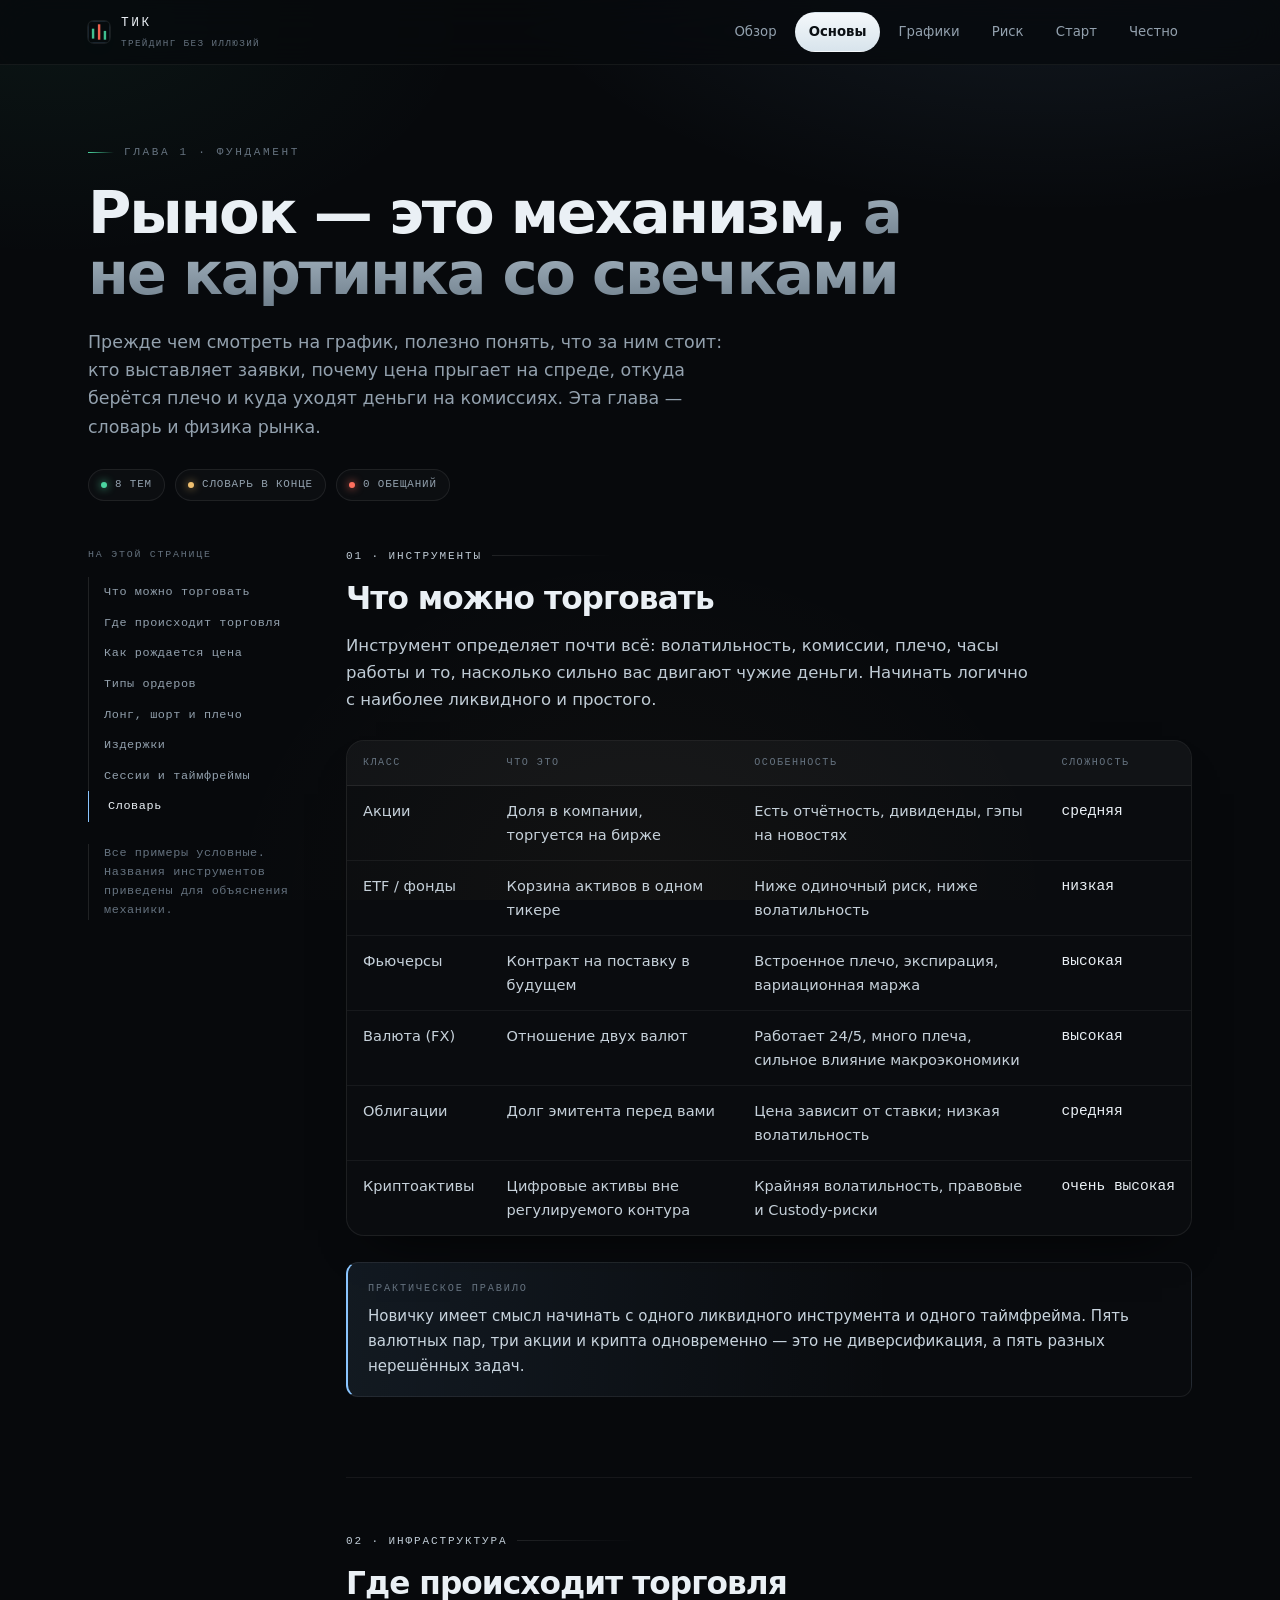
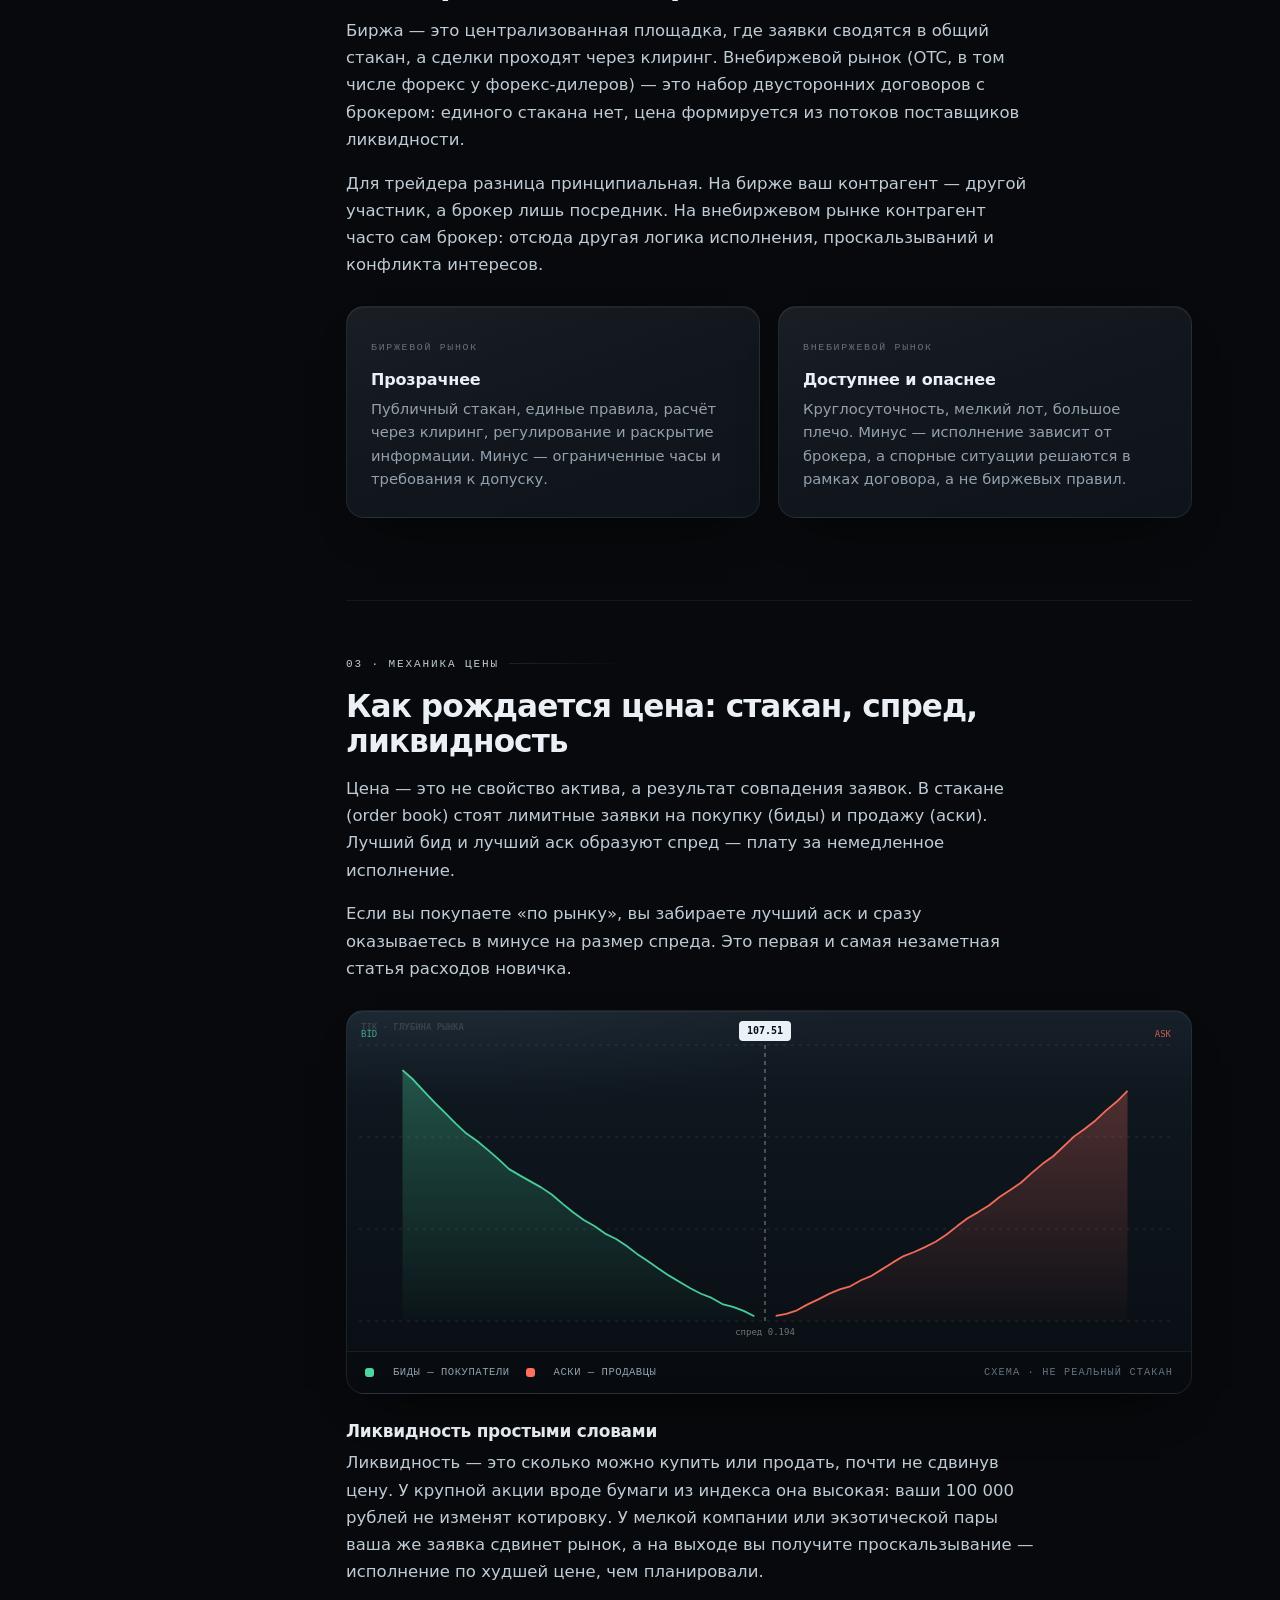
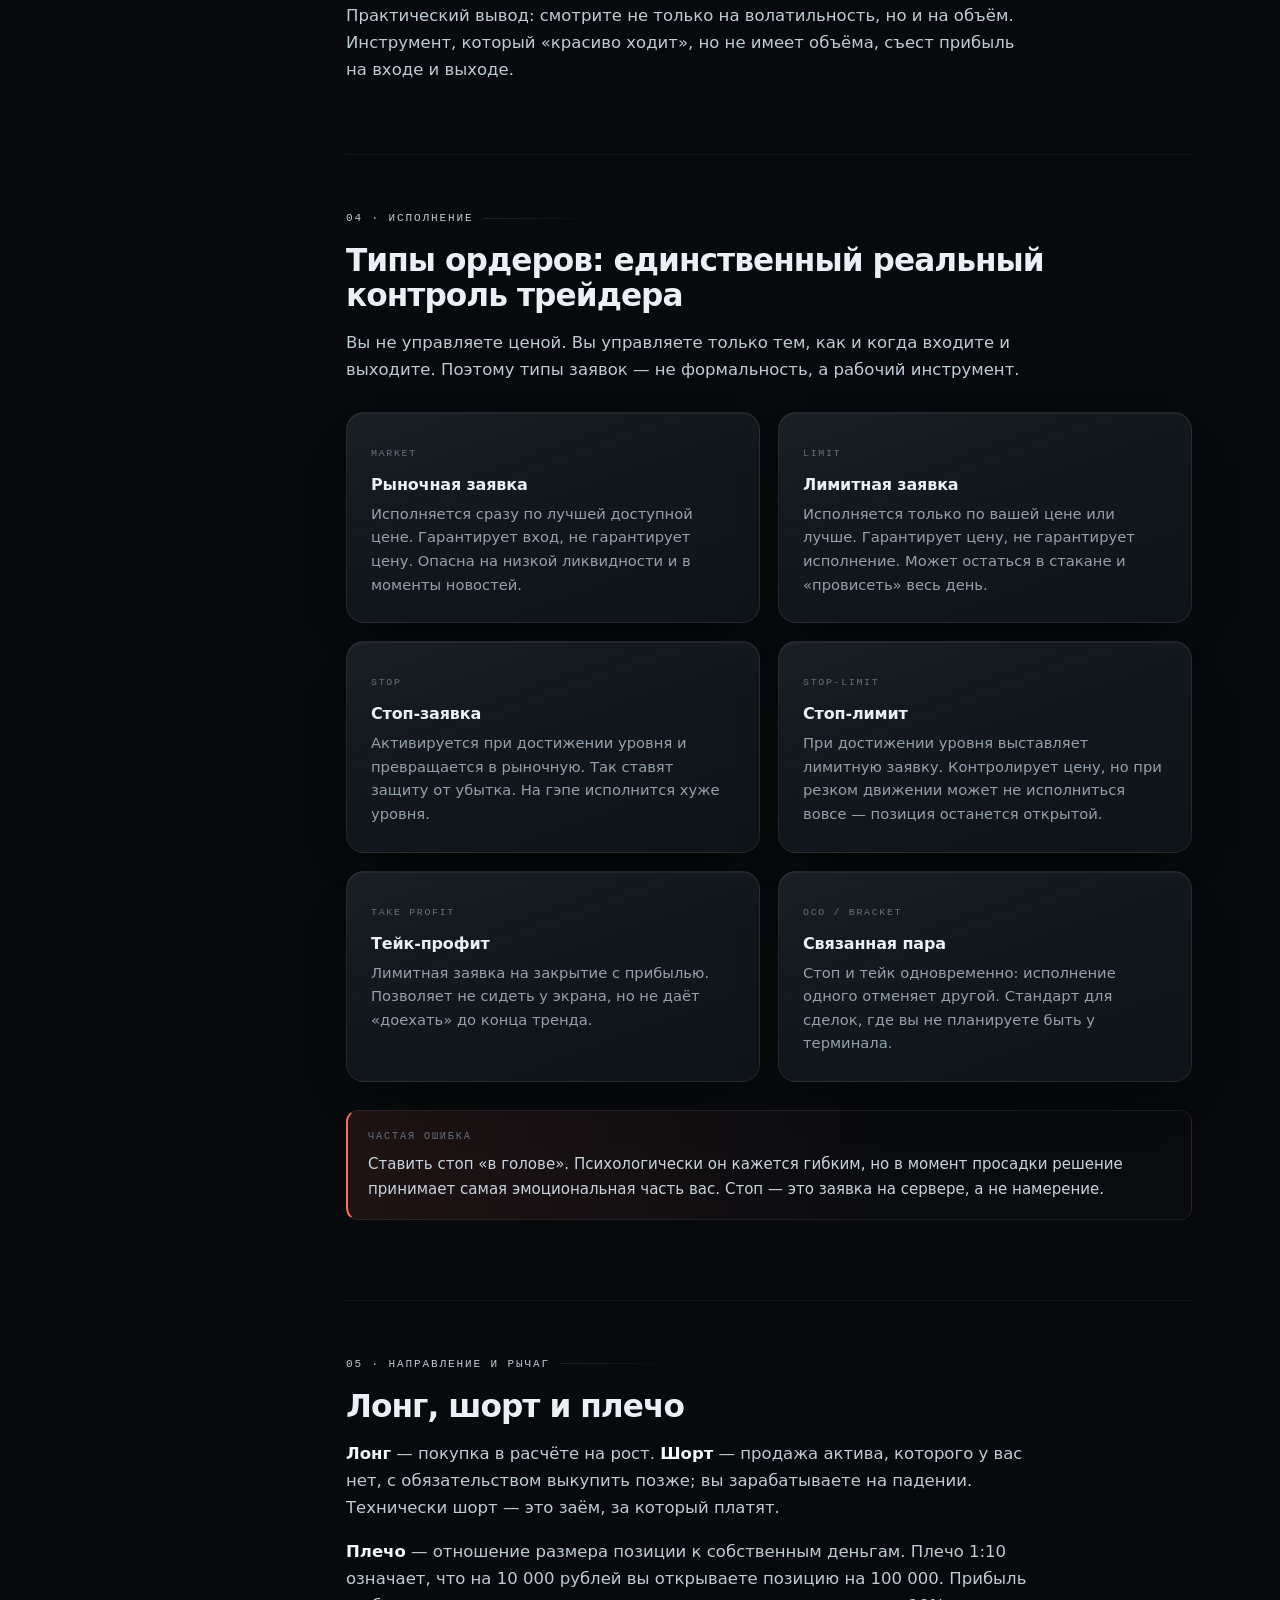
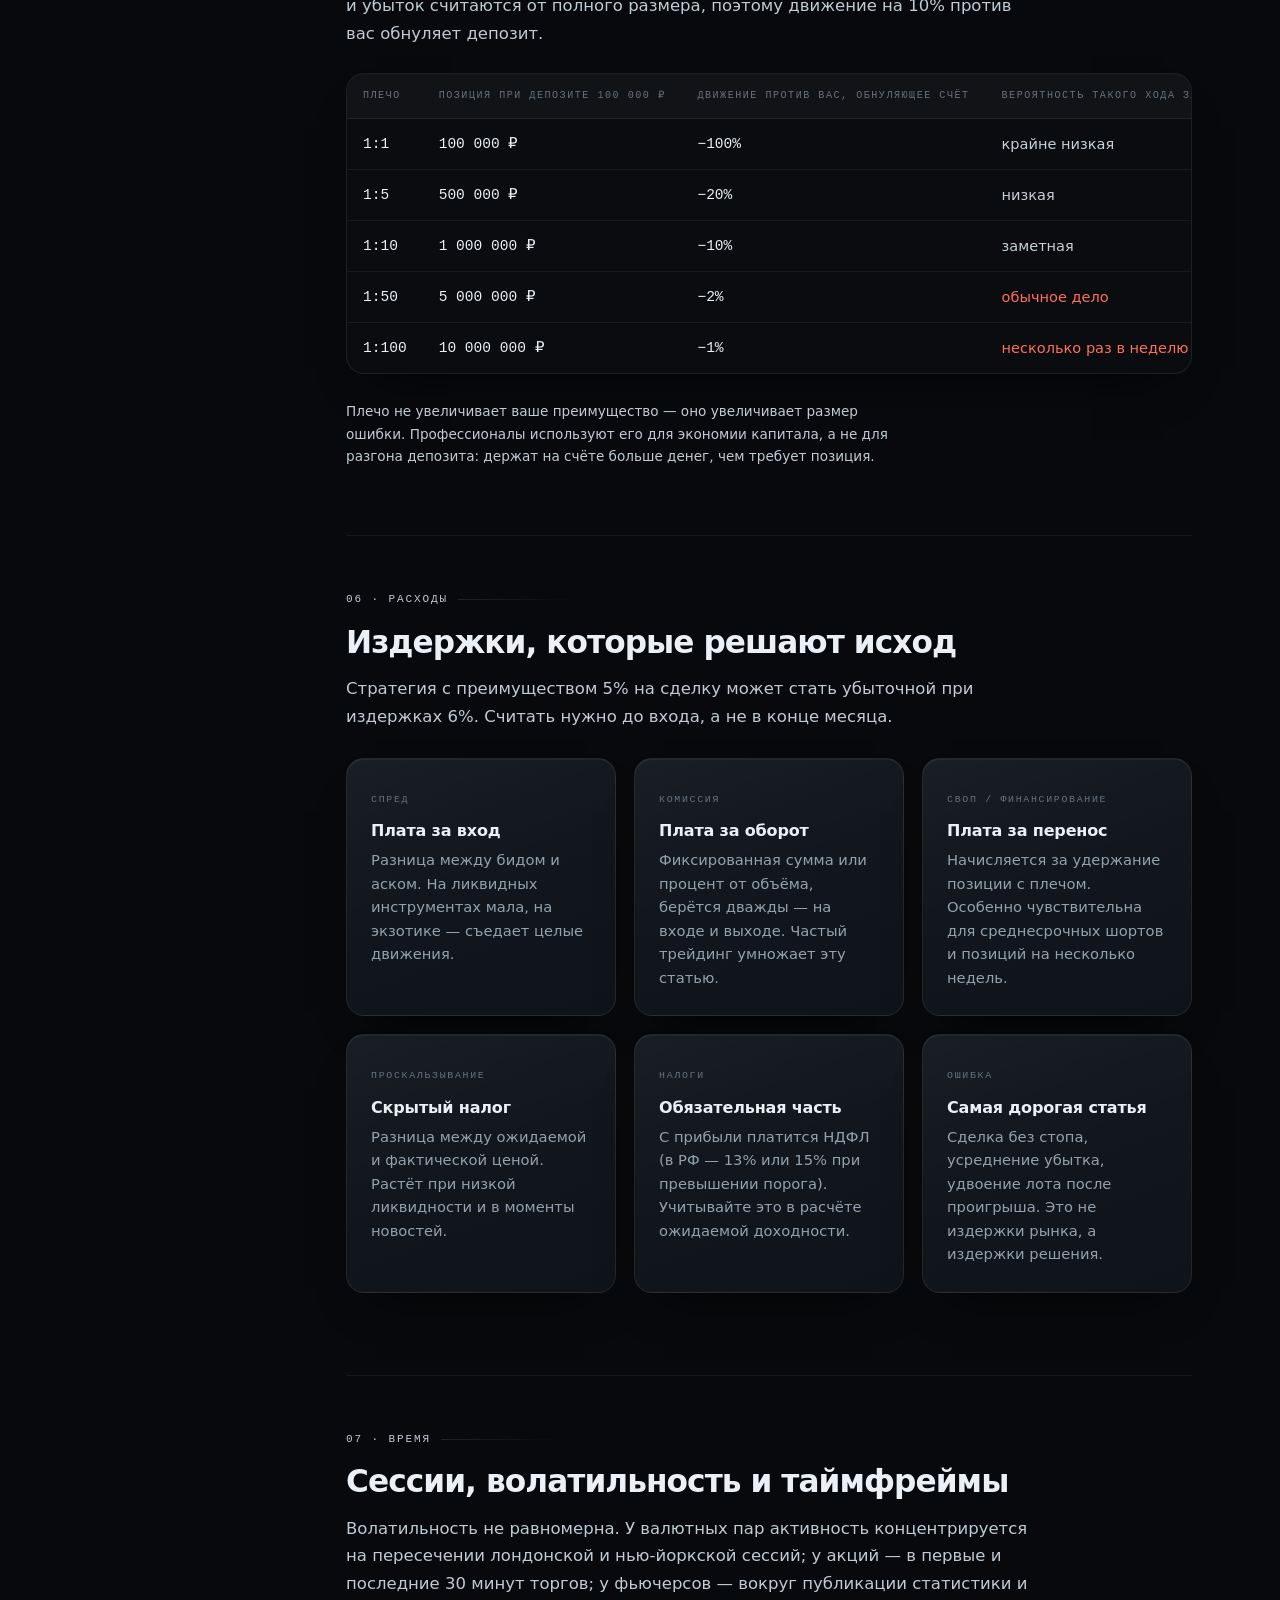
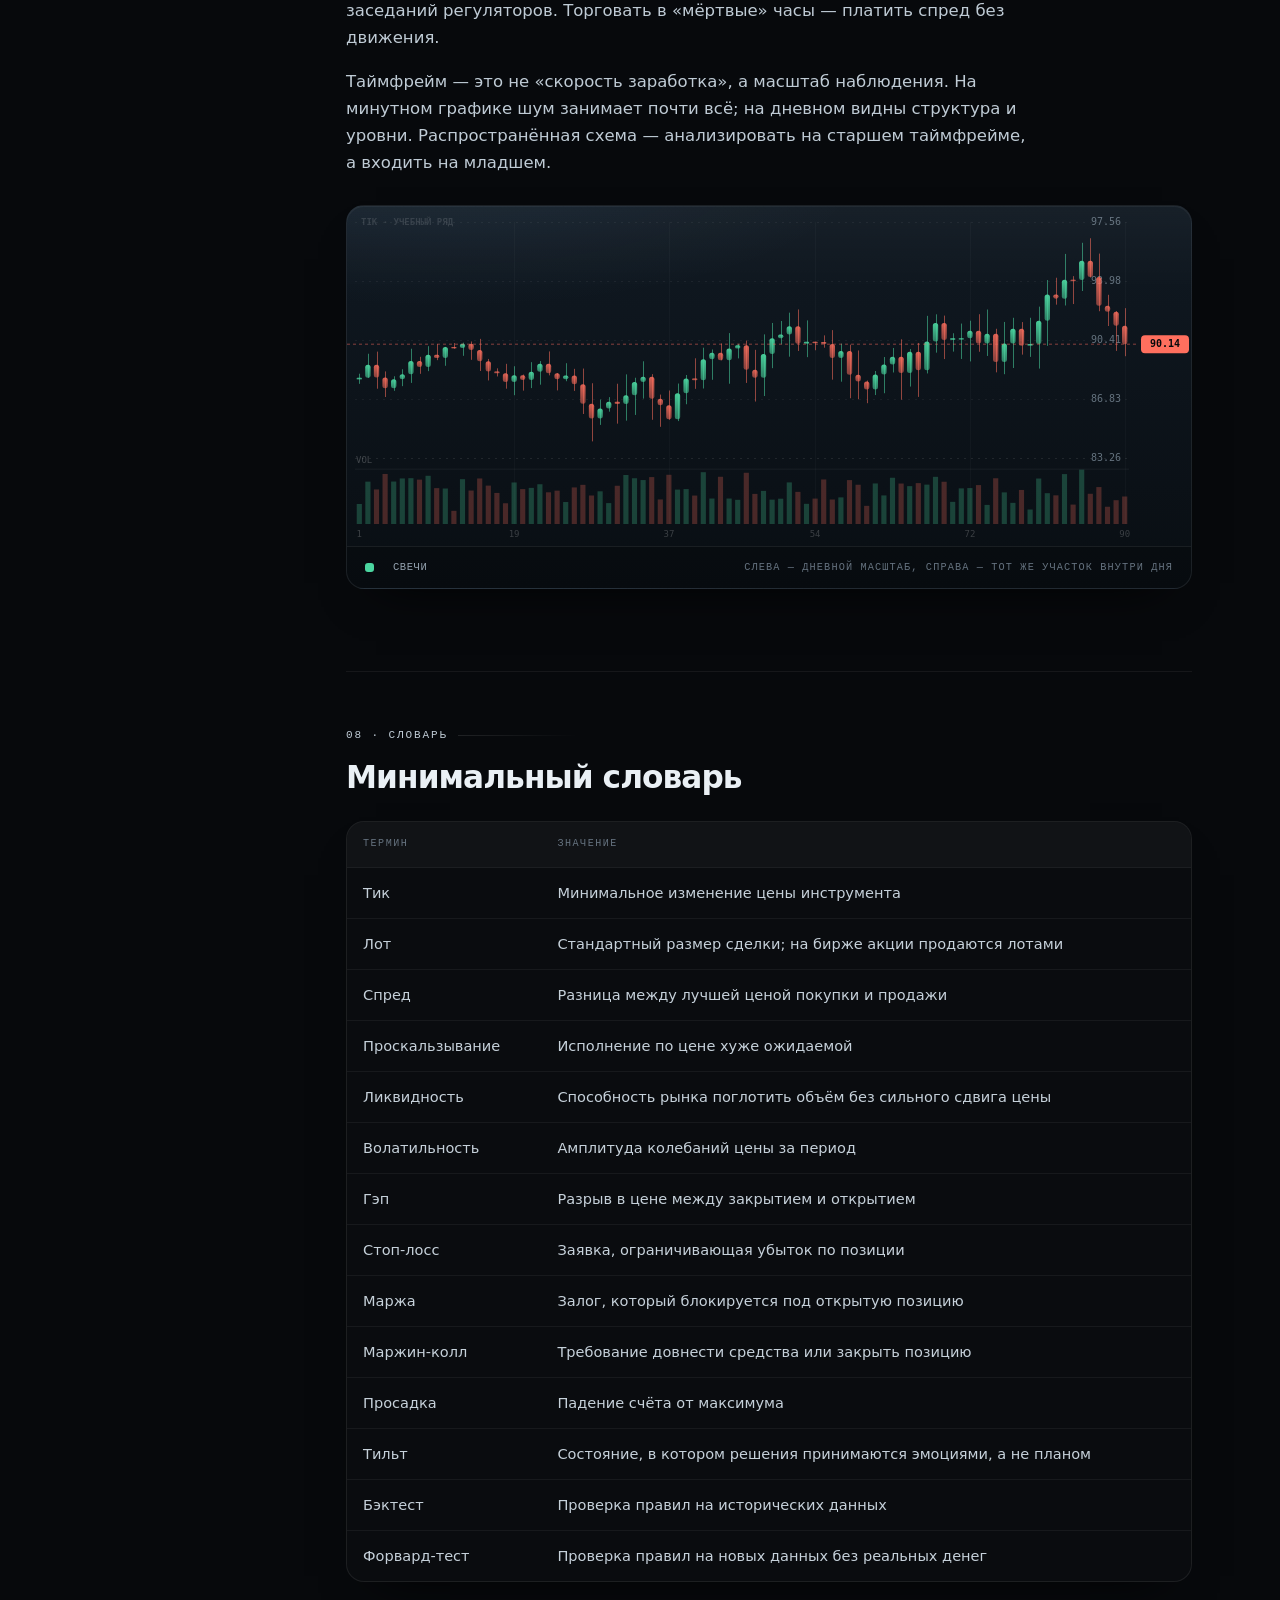
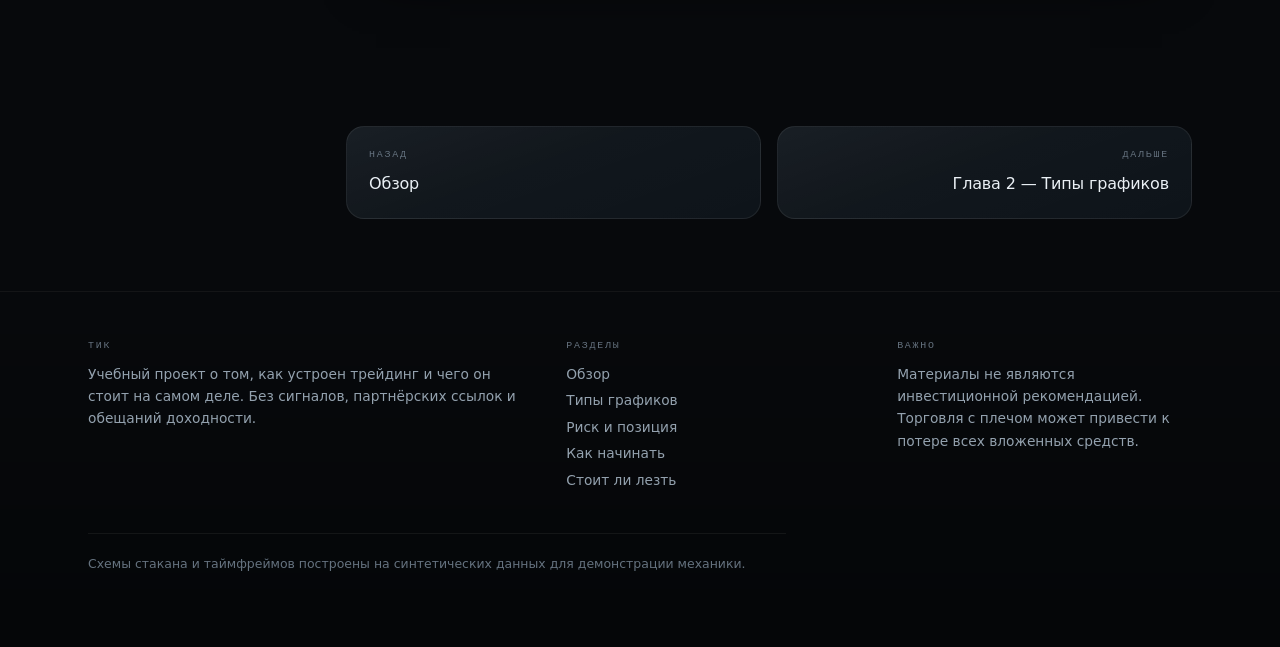
<file: osnovy.html>
<!DOCTYPE html>
<html lang="ru">
<head>
<meta charset="utf-8">
<meta name="viewport" content="width=device-width, initial-scale=1">
<title>Основы рынка — ТИК</title>
<meta name="description" content="Базовые понятия трейдинга: классы активов, биржа и внебиржевой рынок, ордера, спред, ликвидность, лонг и шорт, плечо, комиссии, таймфреймы и сессии.">
<meta name="theme-color" content="#090C10">
<link rel="icon" href="data:image/svg+xml,%3Csvg xmlns='http://www.w3.org/2000/svg' viewBox='0 0 32 32'%3E%3Crect width='32' height='32' fill='%23090C10'/%3E%3Crect x='7' y='10' width='3' height='14' fill='%233FBF8F'/%3E%3Crect x='14' y='5' width='3' height='21' fill='%23F0614E'/%3E%3Crect x='21' y='13' width='3' height='12' fill='%233FBF8F'/%3E%3C/svg%3E">
<link rel="stylesheet" href="assets/style.css">
</head>
<body>
<div class="progress" aria-hidden="true"></div>

<header class="bar">
  <div class="bar-in">
    <a class="brand" href="index.html">
      <svg class="brand-mark" viewBox="0 0 20 20" aria-hidden="true"><rect width="20" height="20" fill="none" stroke="#2B3947"/><rect x="3.5" y="7" width="2.2" height="9" fill="#3FBF8F"/><rect x="9" y="3" width="2.2" height="14" fill="#F0614E"/><rect x="14.3" y="9" width="2.2" height="8" fill="#3FBF8F"/></svg>
      <span>ТИК<small>трейдинг без иллюзий</small></span>
    </a>
    <nav class="nav" aria-label="Разделы сайта">
      <a href="index.html">Обзор</a>
      <a href="osnovy.html" aria-current="page">Основы</a>
      <a href="grafiki.html">Графики</a>
      <a href="risk.html">Риск</a>
      <a href="start.html">Старт</a>
      <a href="realnost.html">Честно</a>
    </nav>
  </div>
</header>

<main>
  <div class="wrap">
    <div class="head">
      <p class="eyebrow">Глава 1 · фундамент</p>
      <h1>Рынок — это механизм, <span class="soft">а не картинка со свечками</span></h1>
      <p class="lede">Прежде чем смотреть на график, полезно понять, что за ним стоит: кто выставляет заявки, почему цена прыгает на спреде, откуда берётся плечо и куда уходят деньги на комиссиях. Эта глава — словарь и физика рынка.</p>
      <div class="head-meta">
        <span><i class="dot"></i>8 тем</span>
        <span><i class="dot amber"></i>словарь в конце</span>
        <span><i class="dot red"></i>0 обещаний</span>
      </div>
    </div>
  </div>

  <div class="wrap split">
    <aside class="rail" aria-label="Содержание страницы">
      <div class="rail-inner">
        <p class="rail-title">На этой странице</p>
        <a href="#aktivy">Что можно торговать</a>
        <a href="#gde">Где происходит торговля</a>
        <a href="#cena">Как рождается цена</a>
        <a href="#ordery">Типы ордеров</a>
        <a href="#long">Лонг, шорт и плечо</a>
        <a href="#izderzhki">Издержки</a>
        <a href="#vremya">Сессии и таймфреймы</a>
        <a href="#slovar">Словарь</a>
        <p class="rail-foot">Все примеры условные. Названия инструментов приведены для объяснения механики.</p>
      </div>
    </aside>

    <main>
      <section class="block rv" id="aktivy">
        <p class="section-note">01 · инструменты</p>
        <h2>Что можно торговать</h2>
        <p>Инструмент определяет почти всё: волатильность, комиссии, плечо, часы работы и то, насколько сильно вас двигают чужие деньги. Начинать логично с наиболее ликвидного и простого.</p>

        <div class="tbl-wrap">
          <table>
            <thead><tr><th>Класс</th><th>Что это</th><th>Особенность</th><th>Сложность</th></tr></thead>
            <tbody>
              <tr><td>Акции</td><td>Доля в компании, торгуется на бирже</td><td>Есть отчётность, дивиденды, гэпы на новостях</td><td class="n">средняя</td></tr>
              <tr><td>ETF / фонды</td><td>Корзина активов в одном тикере</td><td>Ниже одиночный риск, ниже волатильность</td><td class="n">низкая</td></tr>
              <tr><td>Фьючерсы</td><td>Контракт на поставку в будущем</td><td>Встроенное плечо, экспирация, вариационная маржа</td><td class="n">высокая</td></tr>
              <tr><td>Валюта (FX)</td><td>Отношение двух валют</td><td>Работает 24/5, много плеча, сильное влияние макроэкономики</td><td class="n">высокая</td></tr>
              <tr><td>Облигации</td><td>Долг эмитента перед вами</td><td>Цена зависит от ставки; низкая волатильность</td><td class="n">средняя</td></tr>
              <tr><td>Криптоактивы</td><td>Цифровые активы вне регулируемого контура</td><td>Крайняя волатильность, правовые и Custody-риски</td><td class="n">очень высокая</td></tr>
            </tbody>
          </table>
        </div>

        <div class="callout">
          <span class="lbl">Практическое правило</span>
          <p>Новичку имеет смысл начинать с одного ликвидного инструмента и одного таймфрейма. Пять валютных пар, три акции и крипта одновременно — это не диверсификация, а пять разных нерешённых задач.</p>
        </div>
      </section>

      <section class="block rv" id="gde">
        <p class="section-note">02 · инфраструктура</p>
        <h2>Где происходит торговля</h2>
        <p>Биржа — это централизованная площадка, где заявки сводятся в общий стакан, а сделки проходят через клиринг. Внебиржевой рынок (OTC, в том числе форекс у форекс-дилеров) — это набор двусторонних договоров с брокером: единого стакана нет, цена формируется из потоков поставщиков ликвидности.</p>
        <p>Для трейдера разница принципиальная. На бирже ваш контрагент — другой участник, а брокер лишь посредник. На внебиржевом рынке контрагент часто сам брокер: отсюда другая логика исполнения, проскальзываний и конфликта интересов.</p>

        <div class="grid c2">
          <div class="cell"><span class="tag">Биржевой рынок</span><h3>Прозрачнее</h3><p>Публичный стакан, единые правила, расчёт через клиринг, регулирование и раскрытие информации. Минус — ограниченные часы и требования к допуску.</p></div>
          <div class="cell"><span class="tag">Внебиржевой рынок</span><h3>Доступнее и опаснее</h3><p>Круглосуточность, мелкий лот, большое плечо. Минус — исполнение зависит от брокера, а спорные ситуации решаются в рамках договора, а не биржевых правил.</p></div>
        </div>
      </section>

      <section class="block rv" id="cena">
        <p class="section-note">03 · механика цены</p>
        <h2>Как рождается цена: стакан, спред, ликвидность</h2>
        <p>Цена — это не свойство актива, а результат совпадения заявок. В стакане (order book) стоят лимитные заявки на покупку (биды) и продажу (аски). Лучший бид и лучший аск образуют спред — плату за немедленное исполнение.</p>
        <p>Если вы покупаете «по рынку», вы забираете лучший аск и сразу оказываетесь в минусе на размер спреда. Это первая и самая незаметная статья расходов новичка.</p>

        <div class="chart-frame rv">
          <canvas id="depth-chart" aria-label="Схема глубины рынка: накопленный объём бидов слева и асков справа от середины" role="img"></canvas>
          <div class="chart-cap"><span class="l"><span class="legend"><i class="u"></i>биды — покупатели</span><span class="legend"><i class="d"></i>аски — продавцы</span></span><span>схема · не реальный стакан</span></div>
        </div>

        <h3>Ликвидность простыми словами</h3>
        <p>Ликвидность — это сколько можно купить или продать, почти не сдвинув цену. У крупной акции вроде бумаги из индекса она высокая: ваши 100 000 рублей не изменят котировку. У мелкой компании или экзотической пары ваша же заявка сдвинет рынок, а на выходе вы получите проскальзывание — исполнение по худшей цене, чем планировали.</p>
        <p>Практический вывод: смотрите не только на волатильность, но и на объём. Инструмент, который «красиво ходит», но не имеет объёма, съест прибыль на входе и выходе.</p>
      </section>

      <section class="block rv" id="ordery">
        <p class="section-note">04 · исполнение</p>
        <h2>Типы ордеров: единственный реальный контроль трейдера</h2>
        <p>Вы не управляете ценой. Вы управляете только тем, как и когда входите и выходите. Поэтому типы заявок — не формальность, а рабочий инструмент.</p>

        <div class="grid c2">
          <div class="cell"><span class="tag">Market</span><h3>Рыночная заявка</h3><p>Исполняется сразу по лучшей доступной цене. Гарантирует вход, не гарантирует цену. Опасна на низкой ликвидности и в моменты новостей.</p></div>
          <div class="cell"><span class="tag">Limit</span><h3>Лимитная заявка</h3><p>Исполняется только по вашей цене или лучше. Гарантирует цену, не гарантирует исполнение. Может остаться в стакане и «провисеть» весь день.</p></div>
          <div class="cell"><span class="tag">Stop</span><h3>Стоп-заявка</h3><p>Активируется при достижении уровня и превращается в рыночную. Так ставят защиту от убытка. На гэпе исполнится хуже уровня.</p></div>
          <div class="cell"><span class="tag">Stop-limit</span><h3>Стоп-лимит</h3><p>При достижении уровня выставляет лимитную заявку. Контролирует цену, но при резком движении может не исполниться вовсе — позиция останется открытой.</p></div>
          <div class="cell"><span class="tag">Take profit</span><h3>Тейк-профит</h3><p>Лимитная заявка на закрытие с прибылью. Позволяет не сидеть у экрана, но не даёт «доехать» до конца тренда.</p></div>
          <div class="cell"><span class="tag">OCO / bracket</span><h3>Связанная пара</h3><p>Стоп и тейк одновременно: исполнение одного отменяет другой. Стандарт для сделок, где вы не планируете быть у терминала.</p></div>
        </div>

        <div class="callout warn">
          <span class="lbl">Частая ошибка</span>
          <p>Ставить стоп «в голове». Психологически он кажется гибким, но в момент просадки решение принимает самая эмоциональная часть вас. Стоп — это заявка на сервере, а не намерение.</p>
        </div>
      </section>

      <section class="block rv" id="long">
        <p class="section-note">05 · направление и рычаг</p>
        <h2>Лонг, шорт и плечо</h2>
        <p><strong>Лонг</strong> — покупка в расчёте на рост. <strong>Шорт</strong> — продажа актива, которого у вас нет, с обязательством выкупить позже; вы зарабатываете на падении. Технически шорт — это заём, за который платят.</p>
        <p><strong>Плечо</strong> — отношение размера позиции к собственным деньгам. Плечо 1:10 означает, что на 10 000 рублей вы открываете позицию на 100 000. Прибыль и убыток считаются от полного размера, поэтому движение на 10% против вас обнуляет депозит.</p>

        <div class="tbl-wrap">
          <table>
            <thead><tr><th>Плечо</th><th>Позиция при депозите 100 000 ₽</th><th>Движение против вас, обнуляющее счёт</th><th>Вероятность такого хода за месяц</th></tr></thead>
            <tbody>
              <tr><td class="n">1:1</td><td class="n">100 000 ₽</td><td class="n">−100%</td><td>крайне низкая</td></tr>
              <tr><td class="n">1:5</td><td class="n">500 000 ₽</td><td class="n">−20%</td><td>низкая</td></tr>
              <tr><td class="n">1:10</td><td class="n">1 000 000 ₽</td><td class="n">−10%</td><td>заметная</td></tr>
              <tr><td class="n">1:50</td><td class="n">5 000 000 ₽</td><td class="n">−2%</td><td class="down">обычное дело</td></tr>
              <tr><td class="n">1:100</td><td class="n">10 000 000 ₽</td><td class="n">−1%</td><td class="down">несколько раз в неделю</td></tr>
            </tbody>
          </table>
        </div>
        <p class="small">Плечо не увеличивает ваше преимущество — оно увеличивает размер ошибки. Профессионалы используют его для экономии капитала, а не для разгона депозита: держат на счёте больше денег, чем требует позиция.</p>
      </section>

      <section class="block rv" id="izderzhki">
        <p class="section-note">06 · расходы</p>
        <h2>Издержки, которые решают исход</h2>
        <p>Стратегия с преимуществом 5% на сделку может стать убыточной при издержках 6%. Считать нужно до входа, а не в конце месяца.</p>

        <div class="grid c3">
          <div class="cell"><span class="tag">Спред</span><h3>Плата за вход</h3><p>Разница между бидом и аском. На ликвидных инструментах мала, на экзотике — съедает целые движения.</p></div>
          <div class="cell"><span class="tag">Комиссия</span><h3>Плата за оборот</h3><p>Фиксированная сумма или процент от объёма, берётся дважды — на входе и выходе. Частый трейдинг умножает эту статью.</p></div>
          <div class="cell"><span class="tag">Своп / финансирование</span><h3>Плата за перенос</h3><p>Начисляется за удержание позиции с плечом. Особенно чувствительна для среднесрочных шортов и позиций на несколько недель.</p></div>
          <div class="cell"><span class="tag">Проскальзывание</span><h3>Скрытый налог</h3><p>Разница между ожидаемой и фактической ценой. Растёт при низкой ликвидности и в моменты новостей.</p></div>
          <div class="cell"><span class="tag">Налоги</span><h3>Обязательная часть</h3><p>С прибыли платится НДФЛ (в РФ — 13% или 15% при превышении порога). Учитывайте это в расчёте ожидаемой доходности.</p></div>
          <div class="cell"><span class="tag">Ошибка</span><h3>Самая дорогая статья</h3><p>Сделка без стопа, усреднение убытка, удвоение лота после проигрыша. Это не издержки рынка, а издержки решения.</p></div>
        </div>
      </section>

      <section class="block rv" id="vremya">
        <p class="section-note">07 · время</p>
        <h2>Сессии, волатильность и таймфреймы</h2>
        <p>Волатильность не равномерна. У валютных пар активность концентрируется на пересечении лондонской и нью-йоркской сессий; у акций — в первые и последние 30 минут торгов; у фьючерсов — вокруг публикации статистики и заседаний регуляторов. Торговать в «мёртвые» часы — платить спред без движения.</p>
        <p>Таймфрейм — это не «скорость заработка», а масштаб наблюдения. На минутном графике шум занимает почти всё; на дневном видны структура и уровни. Распространённая схема — анализировать на старшем таймфрейме, а входить на младшем.</p>

        <div class="chart-frame rv">
          <canvas id="tf-chart" aria-label="Один и тот же ценовой ряд на разных таймфреймах: крупный масштаб против мелкого" role="img"></canvas>
          <div class="chart-cap"><span class="l"><span class="legend"><i class="u"></i>свечи</span></span><span>слева — дневной масштаб, справа — тот же участок внутри дня</span></div>
        </div>
      </section>

      <section class="block rv" id="slovar">
        <p class="section-note">08 · словарь</p>
        <h2>Минимальный словарь</h2>
        <div class="tbl-wrap">
          <table>
            <thead><tr><th>Термин</th><th>Значение</th></tr></thead>
            <tbody>
              <tr><td>Тик</td><td>Минимальное изменение цены инструмента</td></tr>
              <tr><td>Лот</td><td>Стандартный размер сделки; на бирже акции продаются лотами</td></tr>
              <tr><td>Спред</td><td>Разница между лучшей ценой покупки и продажи</td></tr>
              <tr><td>Проскальзывание</td><td>Исполнение по цене хуже ожидаемой</td></tr>
              <tr><td>Ликвидность</td><td>Способность рынка поглотить объём без сильного сдвига цены</td></tr>
              <tr><td>Волатильность</td><td>Амплитуда колебаний цены за период</td></tr>
              <tr><td>Гэп</td><td>Разрыв в цене между закрытием и открытием</td></tr>
              <tr><td>Стоп-лосс</td><td>Заявка, ограничивающая убыток по позиции</td></tr>
              <tr><td>Маржа</td><td>Залог, который блокируется под открытую позицию</td></tr>
              <tr><td>Маржин-колл</td><td>Требование довнести средства или закрыть позицию</td></tr>
              <tr><td>Просадка</td><td>Падение счёта от максимума</td></tr>
              <tr><td>Тильт</td><td>Состояние, в котором решения принимаются эмоциями, а не планом</td></tr>
              <tr><td>Бэктест</td><td>Проверка правил на исторических данных</td></tr>
              <tr><td>Форвард-тест</td><td>Проверка правил на новых данных без реальных денег</td></tr>
            </tbody>
          </table>
        </div>
      </section>

      <nav class="pager" aria-label="Навигация между разделами">
        <a href="index.html"><span class="dir">Назад</span><span class="who">Обзор</span></a>
        <a class="right" href="grafiki.html"><span class="dir">Дальше</span><span class="who">Глава 2 — Типы графиков</span></a>
      </nav>
    </main>
  </div>
</main>

<footer>
  <div class="wrap">
    <div class="foot-grid">
      <div>
        <h4>ТИК</h4>
        <p>Учебный проект о том, как устроен трейдинг и чего он стоит на самом деле. Без сигналов, партнёрских ссылок и обещаний доходности.</p>
      </div>
      <div>
        <h4>Разделы</h4>
        <ul>
          <li><a href="index.html">Обзор</a></li>
          <li><a href="grafiki.html">Типы графиков</a></li>
          <li><a href="risk.html">Риск и позиция</a></li>
          <li><a href="start.html">Как начинать</a></li>
          <li><a href="realnost.html">Стоит ли лезть</a></li>
        </ul>
      </div>
      <div>
        <h4>Важно</h4>
        <p>Материалы не являются инвестиционной рекомендацией. Торговля с плечом может привести к потере всех вложенных средств.</p>
      </div>
    </div>
    <p class="foot-note">Схемы стакана и таймфреймов построены на синтетических данных для демонстрации механики.</p>
  </div>
</footer>

<script src="assets/charts.js"></script>
<script src="assets/site.js"></script>
<script>
(function () {
  var depthData = window.Charts.series(20, 5, 100);
  var tfData = window.Charts.series(90, 23, 88);
  window.Charts.mount(document.getElementById("depth-chart"), "depth", depthData);
  window.Charts.mount(document.getElementById("tf-chart"), "candles", tfData);
})();
</script>
</body>
</html>
</file>
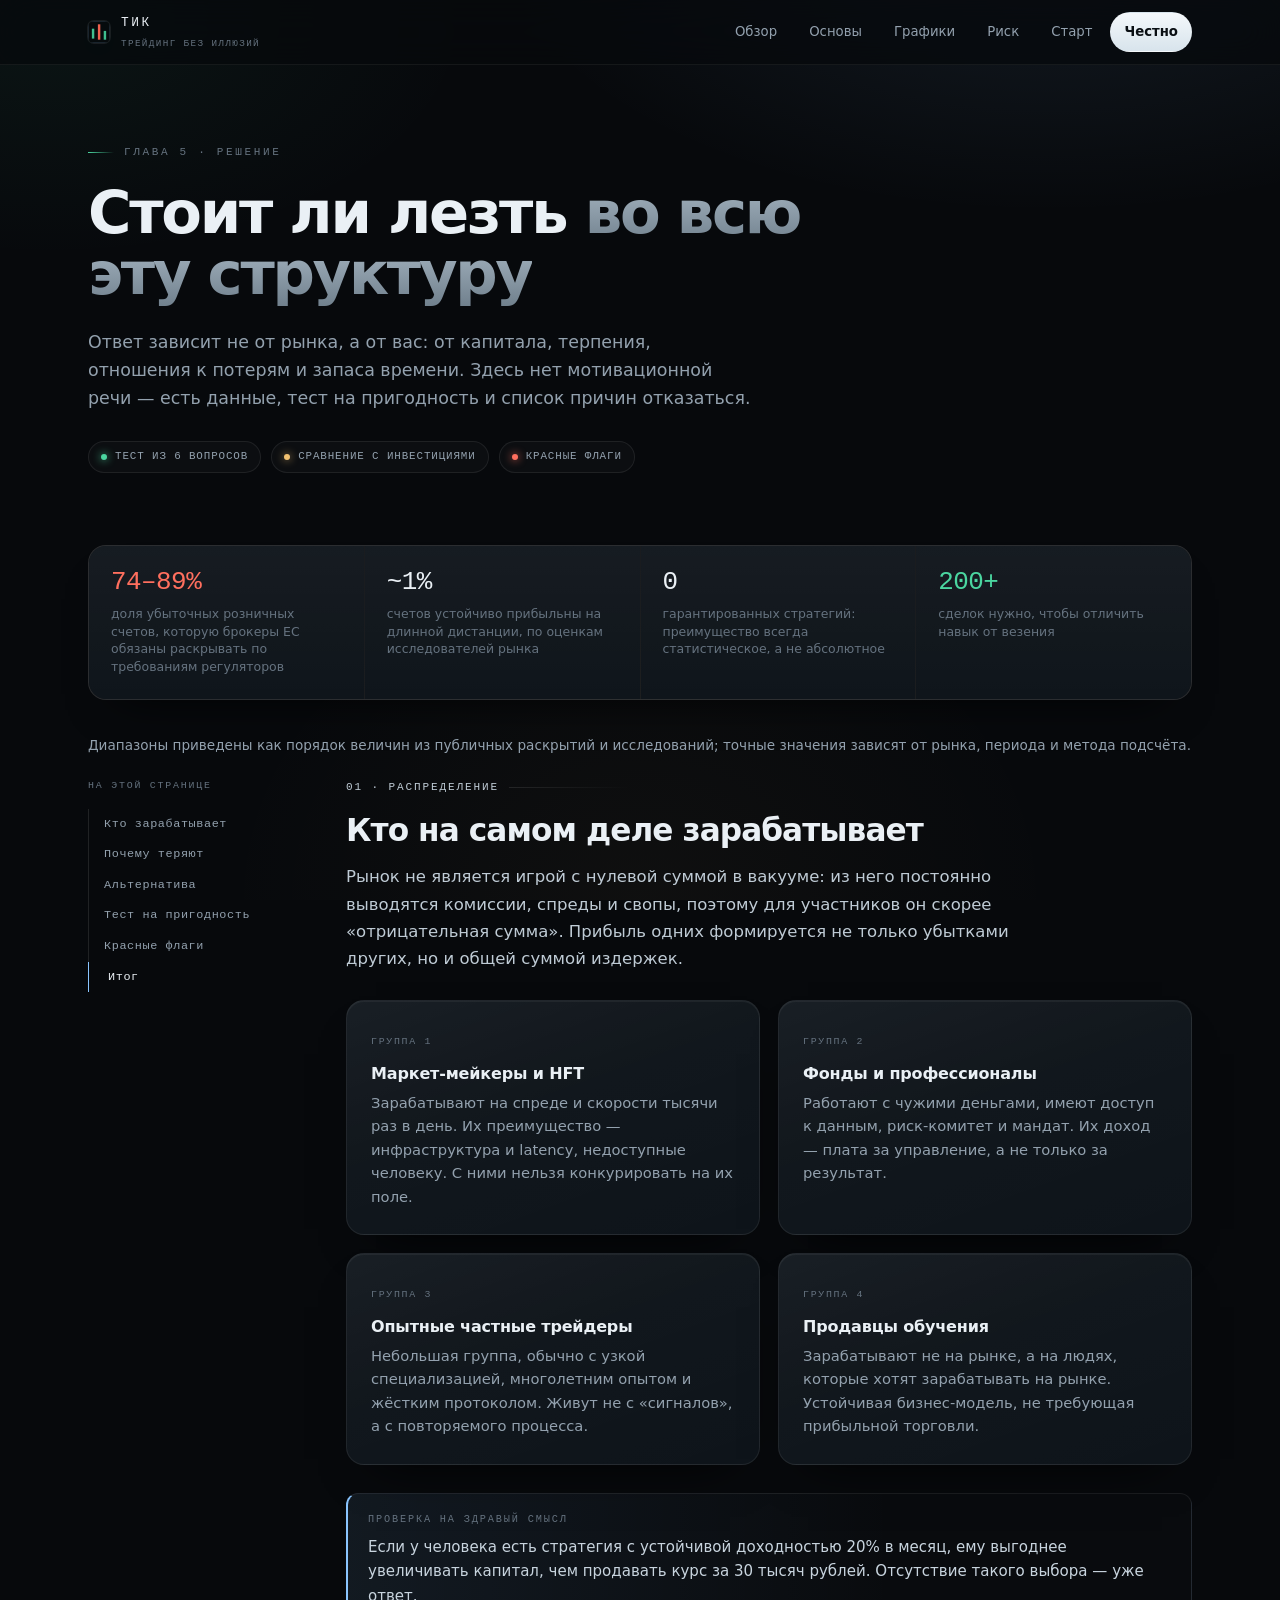
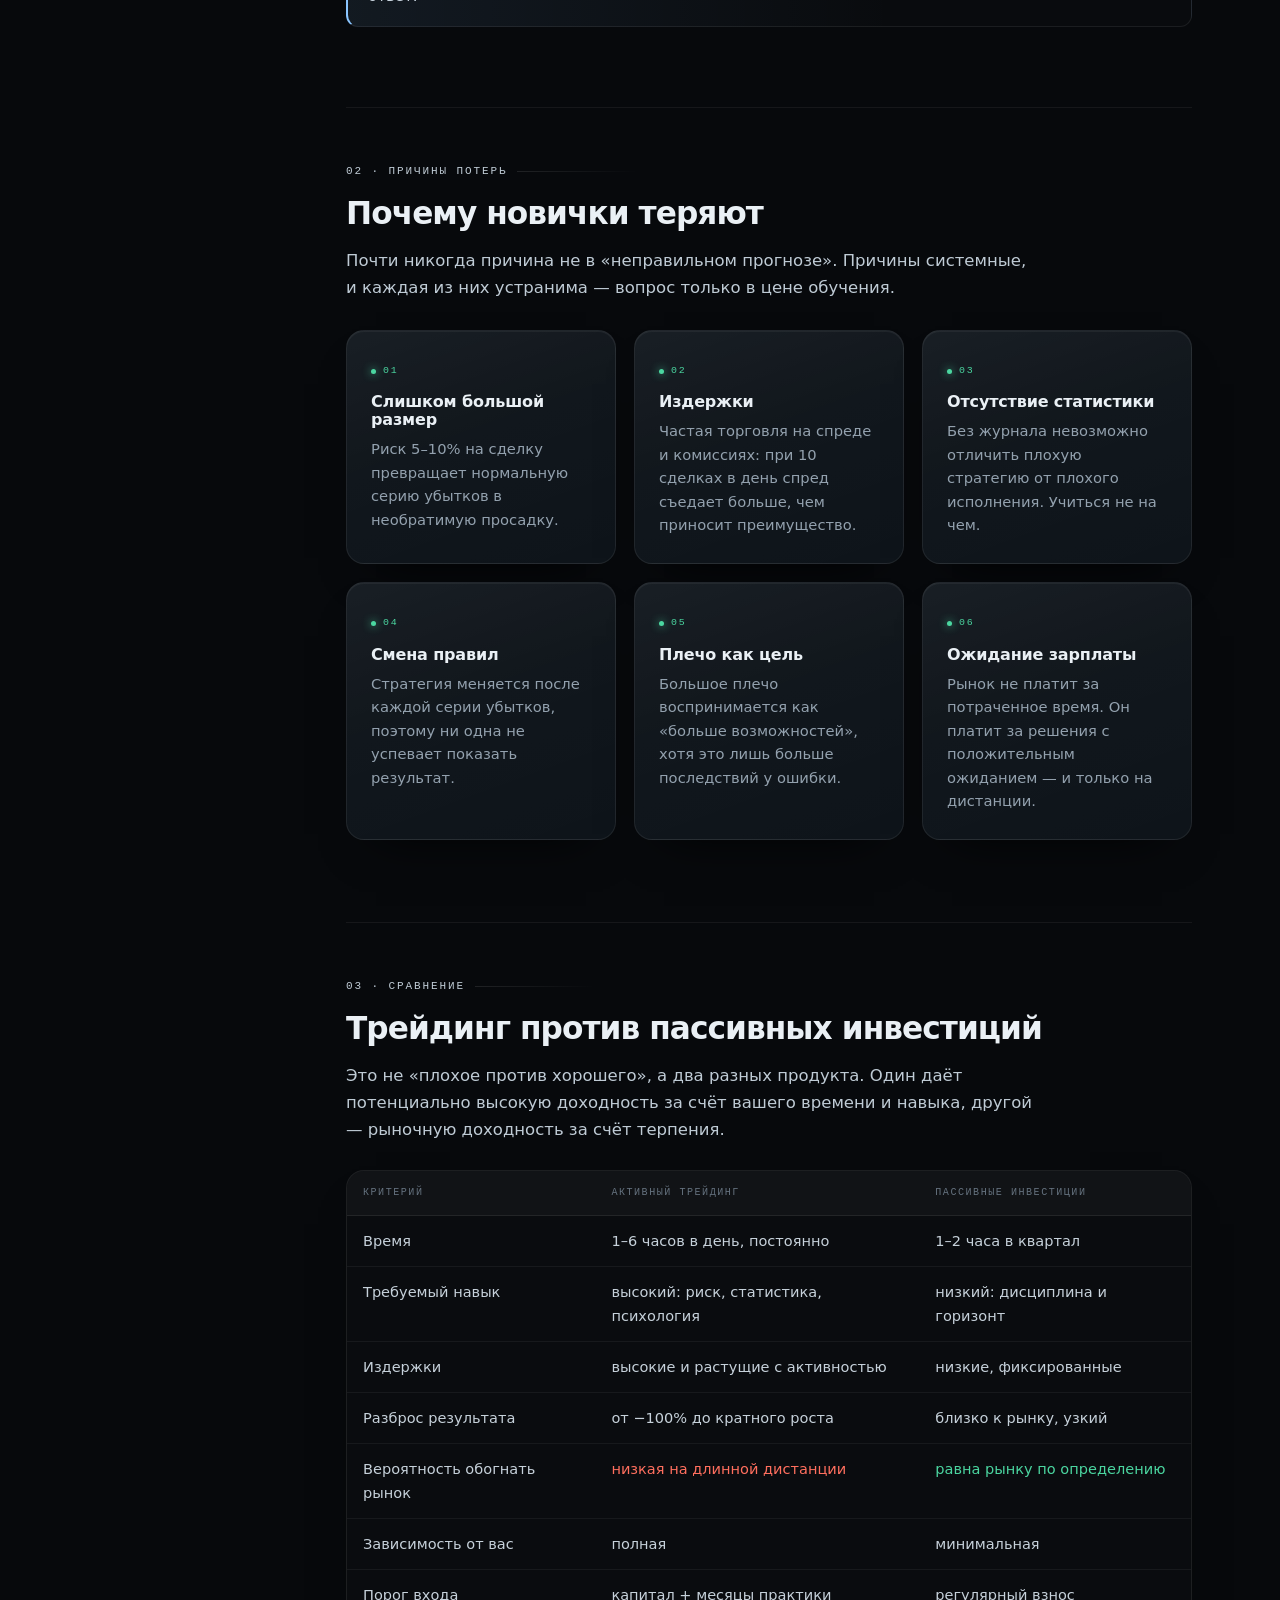
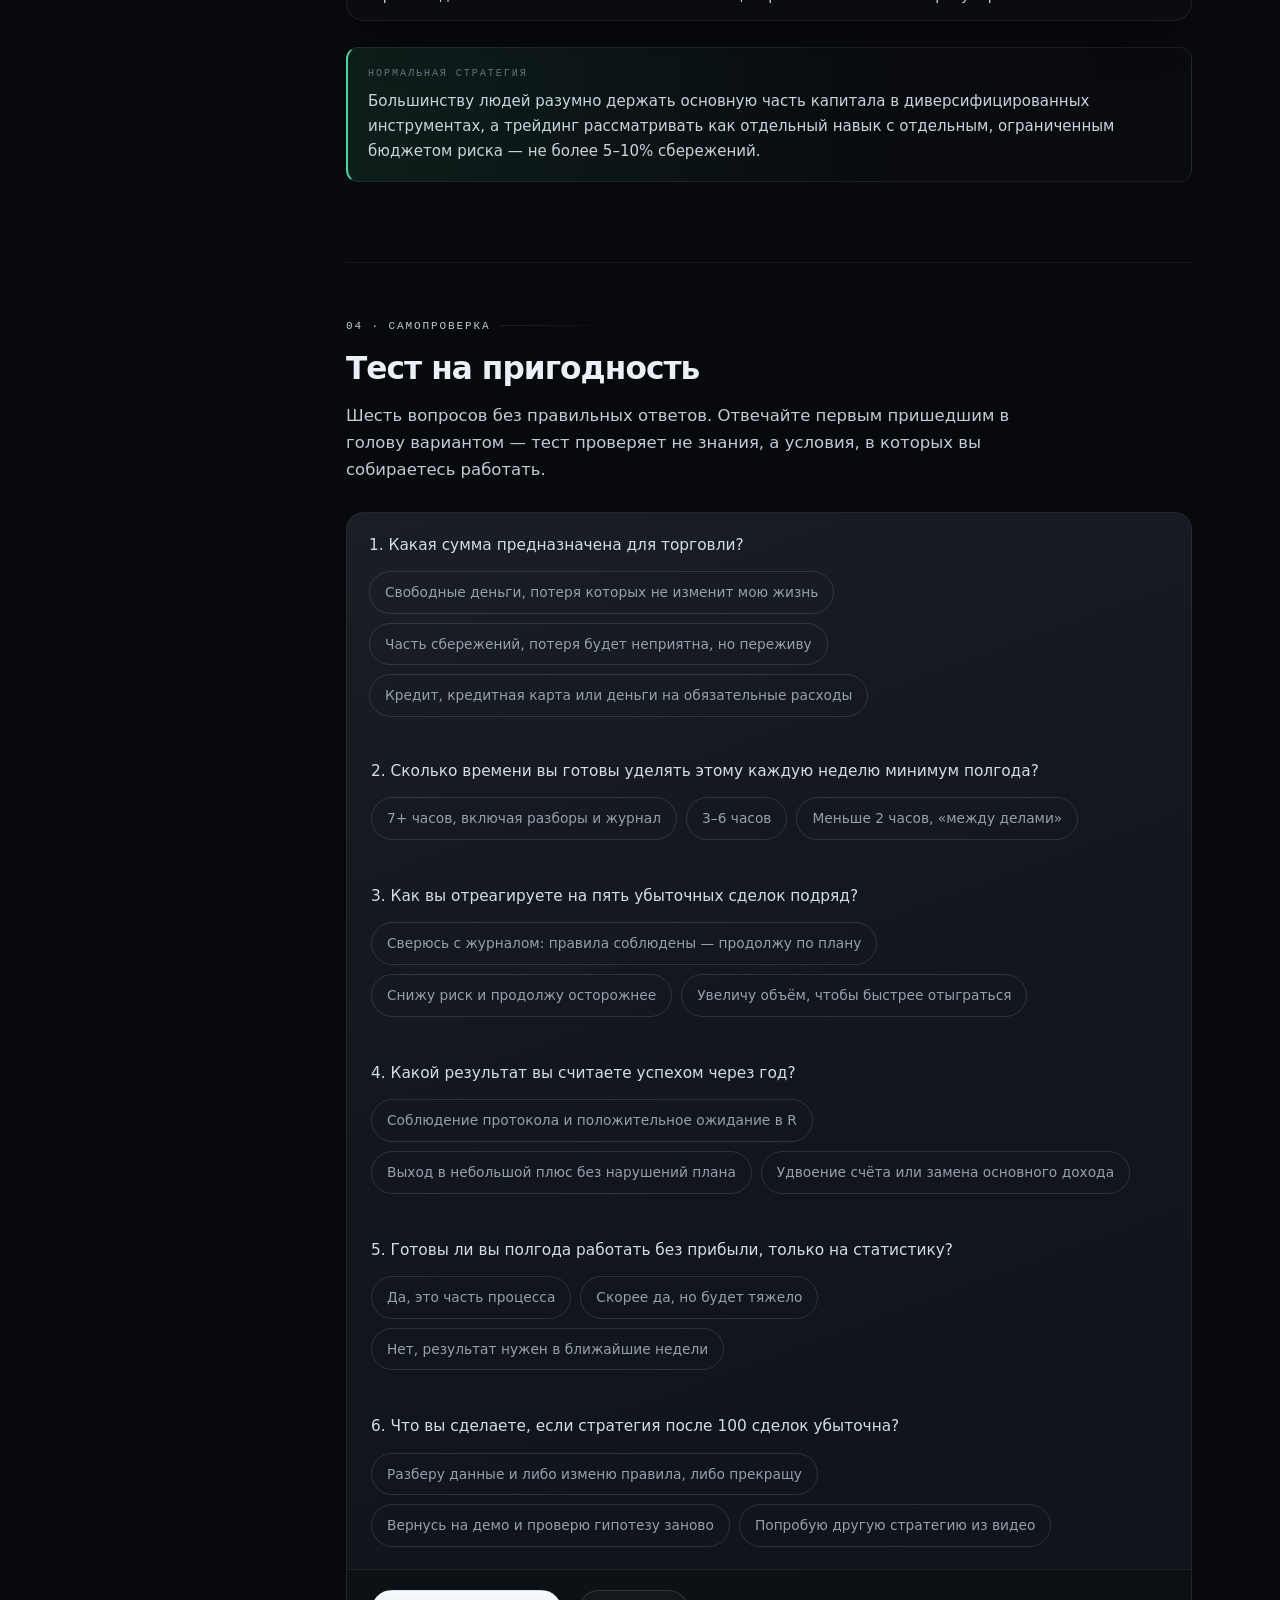
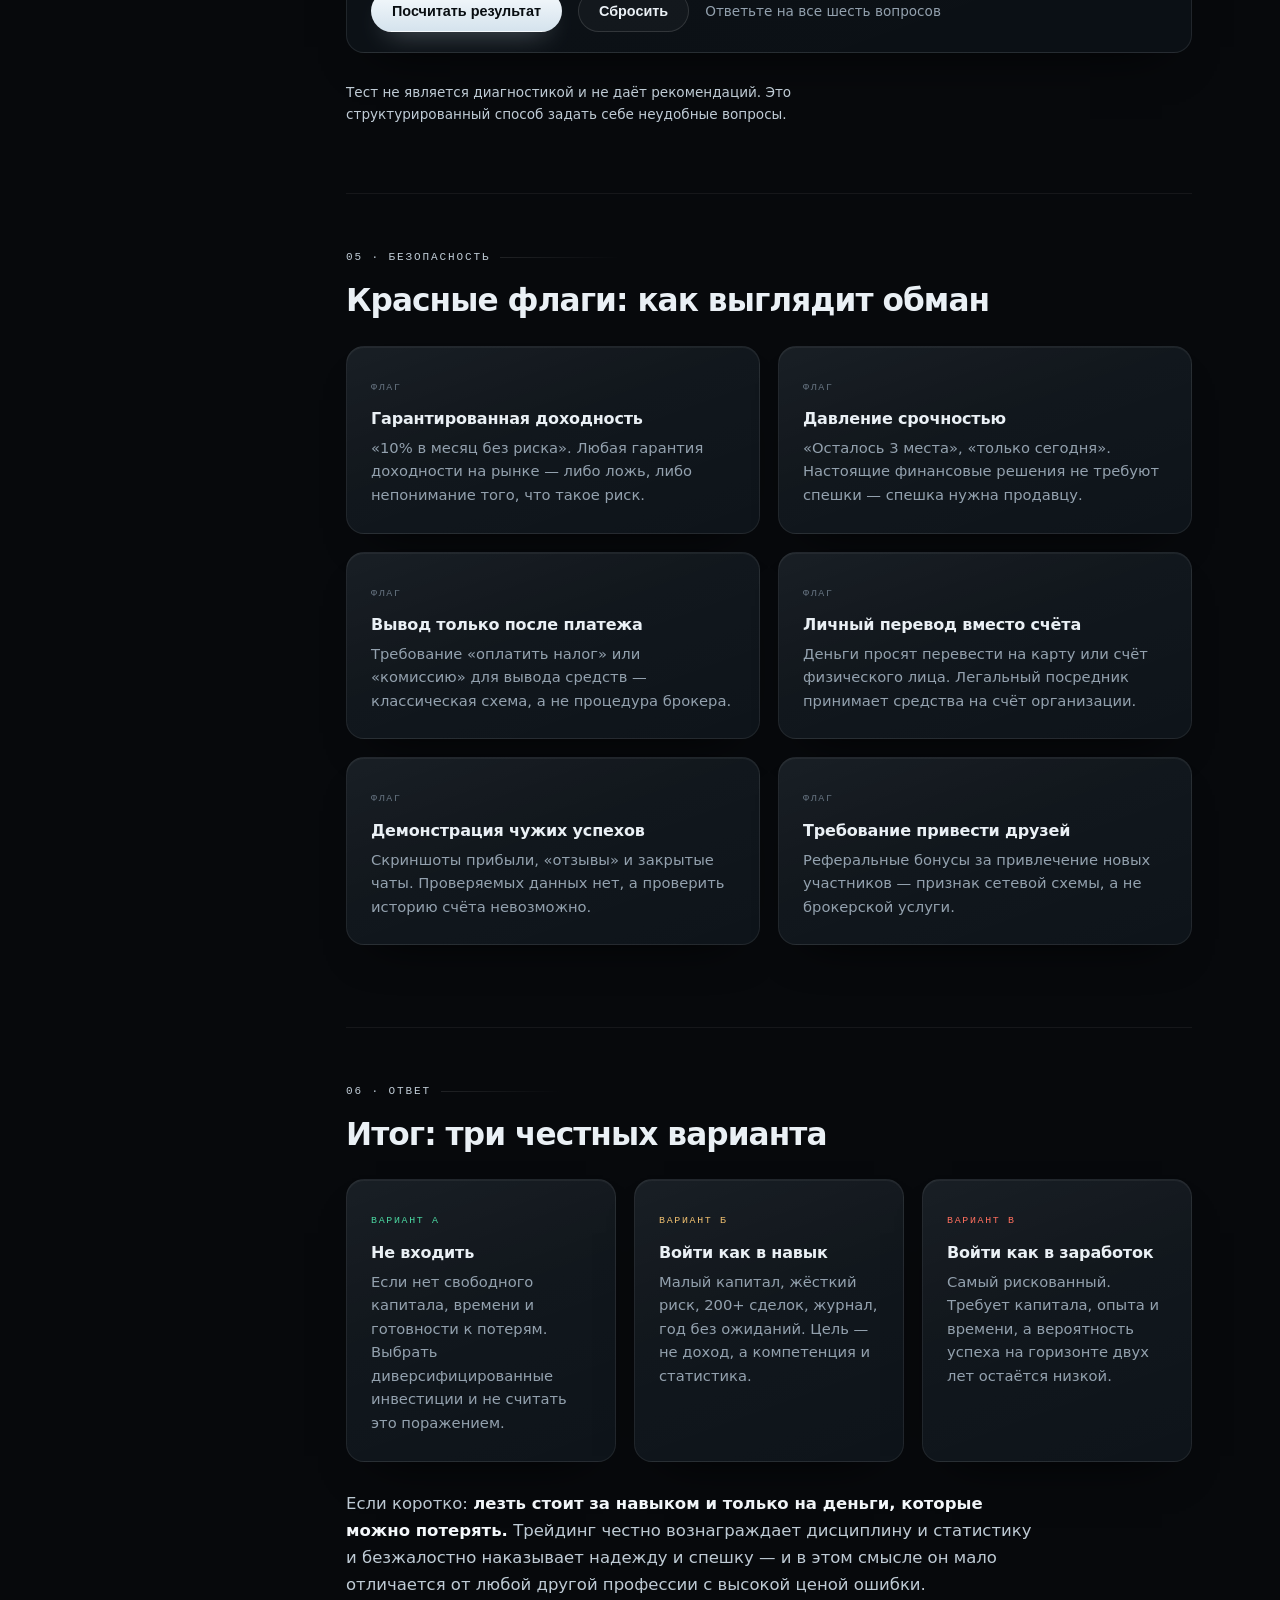
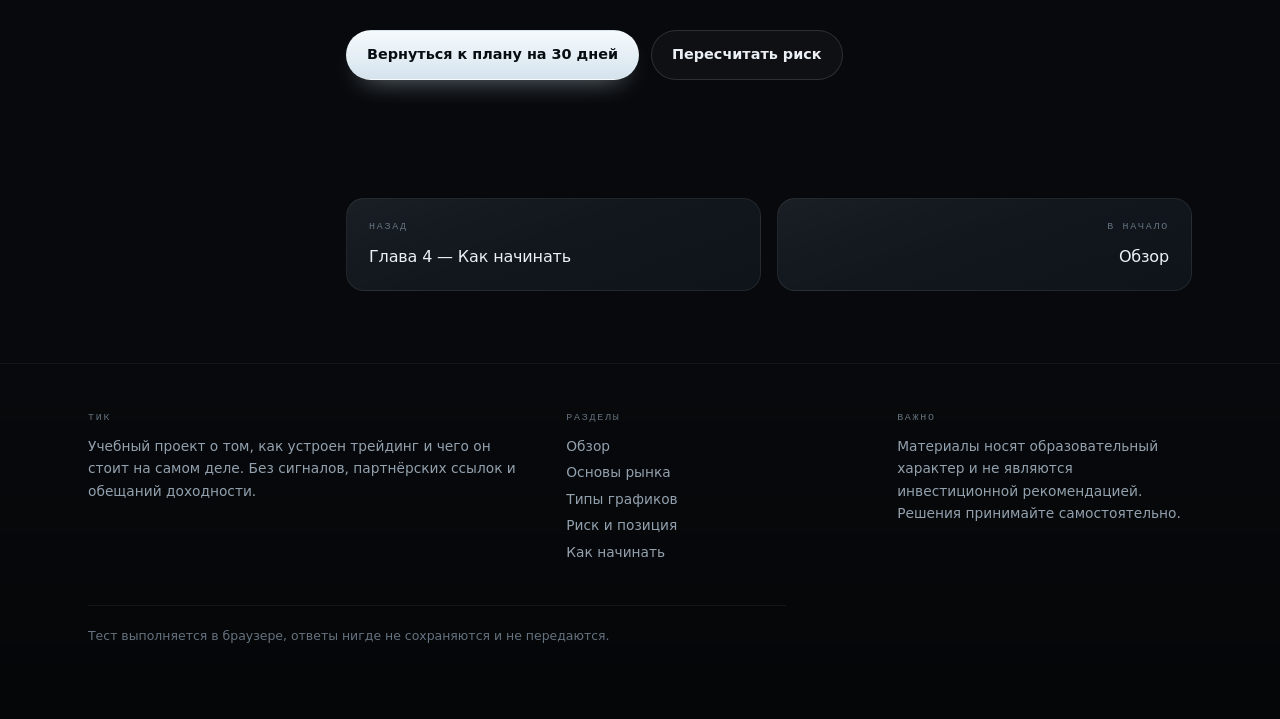
<file: realnost.html>
<!DOCTYPE html>
<html lang="ru">
<head>
<meta charset="utf-8">
<meta name="viewport" content="width=device-width, initial-scale=1">
<title>Стоит ли лезть в трейдинг: тест и честный разбор — ТИК</title>
<meta name="description" content="Кто реально зарабатывает на рынке, почему большинство теряет, тест на пригодность из 6 вопросов, сравнение трейдинга и индексных инвестиций, красные флаги мошенничества.">
<meta name="theme-color" content="#090C10">
<link rel="icon" href="data:image/svg+xml,%3Csvg xmlns='http://www.w3.org/2000/svg' viewBox='0 0 32 32'%3E%3Crect width='32' height='32' fill='%23090C10'/%3E%3Crect x='7' y='10' width='3' height='14' fill='%233FBF8F'/%3E%3Crect x='14' y='5' width='3' height='21' fill='%23F0614E'/%3E%3Crect x='21' y='13' width='3' height='12' fill='%233FBF8F'/%3E%3C/svg%3E">
<link rel="stylesheet" href="assets/style.css">
</head>
<body>
<div class="progress" aria-hidden="true"></div>

<header class="bar">
  <div class="bar-in">
    <a class="brand" href="index.html">
      <svg class="brand-mark" viewBox="0 0 20 20" aria-hidden="true"><rect width="20" height="20" fill="none" stroke="#2B3947"/><rect x="3.5" y="7" width="2.2" height="9" fill="#3FBF8F"/><rect x="9" y="3" width="2.2" height="14" fill="#F0614E"/><rect x="14.3" y="9" width="2.2" height="8" fill="#3FBF8F"/></svg>
      <span>ТИК<small>трейдинг без иллюзий</small></span>
    </a>
    <nav class="nav" aria-label="Разделы сайта">
      <a href="index.html">Обзор</a>
      <a href="osnovy.html">Основы</a>
      <a href="grafiki.html">Графики</a>
      <a href="risk.html">Риск</a>
      <a href="start.html">Старт</a>
      <a href="realnost.html" aria-current="page">Честно</a>
    </nav>
  </div>
</header>

<main>
  <div class="wrap">
    <div class="head">
      <p class="eyebrow">Глава 5 · решение</p>
      <h1>Стоит ли лезть <span class="soft">во всю эту структуру</span></h1>
      <p class="lede">Ответ зависит не от рынка, а от вас: от капитала, терпения, отношения к потерям и запаса времени. Здесь нет мотивационной речи — есть данные, тест на пригодность и список причин отказаться.</p>
      <div class="head-meta">
        <span><i class="dot"></i>тест из 6 вопросов</span>
        <span><i class="dot amber"></i>сравнение с инвестициями</span>
        <span><i class="dot red"></i>красные флаги</span>
      </div>
    </div>
  </div>

  <div class="wrap">
    <div class="kpis">
      <div class="kpi"><span class="val down">74–89%</span><span class="lbl">доля убыточных розничных счетов, которую брокеры ЕС обязаны раскрывать по требованиям регуляторов</span></div>
      <div class="kpi"><span class="val">~1%</span><span class="lbl">счетов устойчиво прибыльны на длинной дистанции, по оценкам исследователей рынка</span></div>
      <div class="kpi"><span class="val">0</span><span class="lbl">гарантированных стратегий: преимущество всегда статистическое, а не абсолютное</span></div>
      <div class="kpi"><span class="val up">200+</span><span class="lbl">сделок нужно, чтобы отличить навык от везения</span></div>
    </div>
    <p class="small">Диапазоны приведены как порядок величин из публичных раскрытий и исследований; точные значения зависят от рынка, периода и метода подсчёта.</p>
  </div>

  <div class="wrap split">
    <aside class="rail" aria-label="Содержание страницы">
      <div class="rail-inner">
        <p class="rail-title">На этой странице</p>
        <a href="#kto">Кто зарабатывает</a>
        <a href="#pochemu">Почему теряют</a>
        <a href="#alternativa">Альтернатива</a>
        <a href="#test">Тест на пригодность</a>
        <a href="#flagi">Красные флаги</a>
        <a href="#itog">Итог</a>
      </div>
    </aside>

    <main>
      <section class="block rv" id="kto">
        <p class="section-note">01 · распределение</p>
        <h2>Кто на самом деле зарабатывает</h2>
        <p>Рынок не является игрой с нулевой суммой в вакууме: из него постоянно выводятся комиссии, спреды и свопы, поэтому для участников он скорее «отрицательная сумма». Прибыль одних формируется не только убытками других, но и общей суммой издержек.</p>

        <div class="grid c2">
          <div class="cell"><span class="tag">Группа 1</span><h3>Маркет-мейкеры и HFT</h3><p>Зарабатывают на спреде и скорости тысячи раз в день. Их преимущество — инфраструктура и latency, недоступные человеку. С ними нельзя конкурировать на их поле.</p></div>
          <div class="cell"><span class="tag">Группа 2</span><h3>Фонды и профессионалы</h3><p>Работают с чужими деньгами, имеют доступ к данным, риск-комитет и мандат. Их доход — плата за управление, а не только за результат.</p></div>
          <div class="cell"><span class="tag">Группа 3</span><h3>Опытные частные трейдеры</h3><p>Небольшая группа, обычно с узкой специализацией, многолетним опытом и жёстким протоколом. Живут не с «сигналов», а с повторяемого процесса.</p></div>
          <div class="cell"><span class="tag">Группа 4</span><h3>Продавцы обучения</h3><p>Зарабатывают не на рынке, а на людях, которые хотят зарабатывать на рынке. Устойчивая бизнес-модель, не требующая прибыльной торговли.</p></div>
        </div>

        <div class="callout">
          <span class="lbl">Проверка на здравый смысл</span>
          <p>Если у человека есть стратегия с устойчивой доходностью 20% в месяц, ему выгоднее увеличивать капитал, чем продавать курс за 30 тысяч рублей. Отсутствие такого выбора — уже ответ.</p>
        </div>
      </section>

      <section class="block rv" id="pochemu">
        <p class="section-note">02 · причины потерь</p>
        <h2>Почему новички теряют</h2>
        <p>Почти никогда причина не в «неправильном прогнозе». Причины системные, и каждая из них устранима — вопрос только в цене обучения.</p>

        <div class="grid c3">
          <div class="cell num"><span class="tag">01</span><h3>Слишком большой размер</h3><p>Риск 5–10% на сделку превращает нормальную серию убытков в необратимую просадку.</p></div>
          <div class="cell num"><span class="tag">02</span><h3>Издержки</h3><p>Частая торговля на спреде и комиссиях: при 10 сделках в день спред съедает больше, чем приносит преимущество.</p></div>
          <div class="cell num"><span class="tag">03</span><h3>Отсутствие статистики</h3><p>Без журнала невозможно отличить плохую стратегию от плохого исполнения. Учиться не на чем.</p></div>
          <div class="cell num"><span class="tag">04</span><h3>Смена правил</h3><p>Стратегия меняется после каждой серии убытков, поэтому ни одна не успевает показать результат.</p></div>
          <div class="cell num"><span class="tag">05</span><h3>Плечо как цель</h3><p>Большое плечо воспринимается как «больше возможностей», хотя это лишь больше последствий у ошибки.</p></div>
          <div class="cell num"><span class="tag">06</span><h3>Ожидание зарплаты</h3><p>Рынок не платит за потраченное время. Он платит за решения с положительным ожиданием — и только на дистанции.</p></div>
        </div>
      </section>

      <section class="block rv" id="alternativa">
        <p class="section-note">03 · сравнение</p>
        <h2>Трейдинг против пассивных инвестиций</h2>
        <p>Это не «плохое против хорошего», а два разных продукта. Один даёт потенциально высокую доходность за счёт вашего времени и навыка, другой — рыночную доходность за счёт терпения.</p>

        <div class="tbl-wrap">
          <table>
            <thead><tr><th>Критерий</th><th>Активный трейдинг</th><th>Пассивные инвестиции</th></tr></thead>
            <tbody>
              <tr><td>Время</td><td>1–6 часов в день, постоянно</td><td>1–2 часа в квартал</td></tr>
              <tr><td>Требуемый навык</td><td>высокий: риск, статистика, психология</td><td>низкий: дисциплина и горизонт</td></tr>
              <tr><td>Издержки</td><td>высокие и растущие с активностью</td><td>низкие, фиксированные</td></tr>
              <tr><td>Разброс результата</td><td>от −100% до кратного роста</td><td>близко к рынку, узкий</td></tr>
              <tr><td>Вероятность обогнать рынок</td><td class="down">низкая на длинной дистанции</td><td class="up">равна рынку по определению</td></tr>
              <tr><td>Зависимость от вас</td><td>полная</td><td>минимальная</td></tr>
              <tr><td>Порог входа</td><td>капитал + месяцы практики</td><td>регулярный взнос</td></tr>
            </tbody>
          </table>
        </div>

        <div class="callout ok">
          <span class="lbl">Нормальная стратегия</span>
          <p>Большинству людей разумно держать основную часть капитала в диверсифицированных инструментах, а трейдинг рассматривать как отдельный навык с отдельным, ограниченным бюджетом риска — не более 5–10% сбережений.</p>
        </div>
      </section>

      <section class="block rv" id="test">
        <p class="section-note">04 · самопроверка</p>
        <h2>Тест на пригодность</h2>
        <p>Шесть вопросов без правильных ответов. Отвечайте первым пришедшим в голову вариантом — тест проверяет не знания, а условия, в которых вы собираетесь работать.</p>

        <form class="quiz" id="quiz" novalidate>
          <fieldset class="q" style="border:0;margin:0;padding:20px 22px">
            <legend class="sr-only" style="position:absolute;width:1px;height:1px;overflow:hidden;clip:rect(0 0 0 0)">Вопрос 1</legend>
            <p>1. Какая сумма предназначена для торговли?</p>
            <div class="q-options">
              <label><input type="radio" name="q1" value="2"><span>Свободные деньги, потеря которых не изменит мою жизнь</span></label>
              <label><input type="radio" name="q1" value="1"><span>Часть сбережений, потеря будет неприятна, но переживу</span></label>
              <label><input type="radio" name="q1" value="0"><span>Кредит, кредитная карта или деньги на обязательные расходы</span></label>
            </div>
          </fieldset>

          <fieldset class="q" style="border:0;margin:0">
            <legend class="sr-only" style="position:absolute;width:1px;height:1px;overflow:hidden;clip:rect(0 0 0 0)">Вопрос 2</legend>
            <p>2. Сколько времени вы готовы уделять этому каждую неделю минимум полгода?</p>
            <div class="q-options">
              <label><input type="radio" name="q2" value="2"><span>7+ часов, включая разборы и журнал</span></label>
              <label><input type="radio" name="q2" value="1"><span>3–6 часов</span></label>
              <label><input type="radio" name="q2" value="0"><span>Меньше 2 часов, «между делами»</span></label>
            </div>
          </fieldset>

          <fieldset class="q" style="border:0;margin:0">
            <legend class="sr-only" style="position:absolute;width:1px;height:1px;overflow:hidden;clip:rect(0 0 0 0)">Вопрос 3</legend>
            <p>3. Как вы отреагируете на пять убыточных сделок подряд?</p>
            <div class="q-options">
              <label><input type="radio" name="q3" value="2"><span>Сверюсь с журналом: правила соблюдены — продолжу по плану</span></label>
              <label><input type="radio" name="q3" value="1"><span>Снижу риск и продолжу осторожнее</span></label>
              <label><input type="radio" name="q3" value="0"><span>Увеличу объём, чтобы быстрее отыграться</span></label>
            </div>
          </fieldset>

          <fieldset class="q" style="border:0;margin:0">
            <legend class="sr-only" style="position:absolute;width:1px;height:1px;overflow:hidden;clip:rect(0 0 0 0)">Вопрос 4</legend>
            <p>4. Какой результат вы считаете успехом через год?</p>
            <div class="q-options">
              <label><input type="radio" name="q4" value="2"><span>Соблюдение протокола и положительное ожидание в R</span></label>
              <label><input type="radio" name="q4" value="1"><span>Выход в небольшой плюс без нарушений плана</span></label>
              <label><input type="radio" name="q4" value="0"><span>Удвоение счёта или замена основного дохода</span></label>
            </div>
          </fieldset>

          <fieldset class="q" style="border:0;margin:0">
            <legend class="sr-only" style="position:absolute;width:1px;height:1px;overflow:hidden;clip:rect(0 0 0 0)">Вопрос 5</legend>
            <p>5. Готовы ли вы полгода работать без прибыли, только на статистику?</p>
            <div class="q-options">
              <label><input type="radio" name="q5" value="2"><span>Да, это часть процесса</span></label>
              <label><input type="radio" name="q5" value="1"><span>Скорее да, но будет тяжело</span></label>
              <label><input type="radio" name="q5" value="0"><span>Нет, результат нужен в ближайшие недели</span></label>
            </div>
          </fieldset>

          <fieldset class="q" style="border:0;margin:0">
            <legend class="sr-only" style="position:absolute;width:1px;height:1px;overflow:hidden;clip:rect(0 0 0 0)">Вопрос 6</legend>
            <p>6. Что вы сделаете, если стратегия после 100 сделок убыточна?</p>
            <div class="q-options">
              <label><input type="radio" name="q6" value="2"><span>Разберу данные и либо изменю правила, либо прекращу</span></label>
              <label><input type="radio" name="q6" value="1"><span>Вернусь на демо и проверю гипотезу заново</span></label>
              <label><input type="radio" name="q6" value="0"><span>Попробую другую стратегию из видео</span></label>
            </div>
          </fieldset>

          <div class="quiz-result" id="quiz-result" aria-live="polite">
            <h3 id="quiz-verdict">—</h3>
            <p class="verdict-score" id="quiz-score"></p>
            <p id="quiz-text" class="small"></p>
          </div>

          <div class="quiz-foot">
            <button class="btn primary" type="submit">Посчитать результат</button>
            <button class="btn" type="reset">Сбросить</button>
            <span class="small" id="quiz-hint">Ответьте на все шесть вопросов</span>
          </div>
        </form>
        <p class="small">Тест не является диагностикой и не даёт рекомендаций. Это структурированный способ задать себе неудобные вопросы.</p>
      </section>

      <section class="block rv" id="flagi">
        <p class="section-note">05 · безопасность</p>
        <h2>Красные флаги: как выглядит обман</h2>
        <div class="grid c2">
          <div class="cell"><span class="tag">Флаг</span><h3>Гарантированная доходность</h3><p>«10% в месяц без риска». Любая гарантия доходности на рынке — либо ложь, либо непонимание того, что такое риск.</p></div>
          <div class="cell"><span class="tag">Флаг</span><h3>Давление срочностью</h3><p>«Осталось 3 места», «только сегодня». Настоящие финансовые решения не требуют спешки — спешка нужна продавцу.</p></div>
          <div class="cell"><span class="tag">Флаг</span><h3>Вывод только после платежа</h3><p>Требование «оплатить налог» или «комиссию» для вывода средств — классическая схема, а не процедура брокера.</p></div>
          <div class="cell"><span class="tag">Флаг</span><h3>Личный перевод вместо счёта</h3><p>Деньги просят перевести на карту или счёт физического лица. Легальный посредник принимает средства на счёт организации.</p></div>
          <div class="cell"><span class="tag">Флаг</span><h3>Демонстрация чужих успехов</h3><p>Скриншоты прибыли, «отзывы» и закрытые чаты. Проверяемых данных нет, а проверить историю счёта невозможно.</p></div>
          <div class="cell"><span class="tag">Флаг</span><h3>Требование привести друзей</h3><p>Реферальные бонусы за привлечение новых участников — признак сетевой схемы, а не брокерской услуги.</p></div>
        </div>
      </section>

      <section class="block rv" id="itog">
        <p class="section-note">06 · ответ</p>
        <h2>Итог: три честных варианта</h2>
        <div class="grid c3">
          <div class="cell"><span class="tag" style="color:var(--up)">Вариант А</span><h3>Не входить</h3><p>Если нет свободного капитала, времени и готовности к потерям. Выбрать диверсифицированные инвестиции и не считать это поражением.</p></div>
          <div class="cell"><span class="tag" style="color:var(--amber)">Вариант Б</span><h3>Войти как в навык</h3><p>Малый капитал, жёсткий риск, 200+ сделок, журнал, год без ожиданий. Цель — не доход, а компетенция и статистика.</p></div>
          <div class="cell"><span class="tag" style="color:var(--down)">Вариант В</span><h3>Войти как в заработок</h3><p>Самый рискованный. Требует капитала, опыта и времени, а вероятность успеха на горизонте двух лет остаётся низкой.</p></div>
        </div>

        <p>Если коротко: <strong>лезть стоит за навыком и только на деньги, которые можно потерять.</strong> Трейдинг честно вознаграждает дисциплину и статистику и безжалостно наказывает надежду и спешку — и в этом смысле он мало отличается от любой другой профессии с высокой ценой ошибки.</p>

        <div class="actions">
          <a class="btn primary" href="start.html#plan">Вернуться к плану на 30 дней</a>
          <a class="btn" href="risk.html">Пересчитать риск</a>
        </div>
      </section>

      <nav class="pager" aria-label="Навигация между разделами">
        <a href="start.html"><span class="dir">Назад</span><span class="who">Глава 4 — Как начинать</span></a>
        <a class="right" href="index.html"><span class="dir">В начало</span><span class="who">Обзор</span></a>
      </nav>
    </main>
  </div>
</main>

<footer>
  <div class="wrap">
    <div class="foot-grid">
      <div>
        <h4>ТИК</h4>
        <p>Учебный проект о том, как устроен трейдинг и чего он стоит на самом деле. Без сигналов, партнёрских ссылок и обещаний доходности.</p>
      </div>
      <div>
        <h4>Разделы</h4>
        <ul>
          <li><a href="index.html">Обзор</a></li>
          <li><a href="osnovy.html">Основы рынка</a></li>
          <li><a href="grafiki.html">Типы графиков</a></li>
          <li><a href="risk.html">Риск и позиция</a></li>
          <li><a href="start.html">Как начинать</a></li>
        </ul>
      </div>
      <div>
        <h4>Важно</h4>
        <p>Материалы носят образовательный характер и не являются инвестиционной рекомендацией. Решения принимайте самостоятельно.</p>
      </div>
    </div>
    <p class="foot-note">Тест выполняется в браузере, ответы нигде не сохраняются и не передаются.</p>
  </div>
</footer>

<script src="assets/site.js"></script>
<script>
(function () {
  var form = document.getElementById("quiz");
  var res = document.getElementById("quiz-result");
  var verdict = document.getElementById("quiz-verdict");
  var scoreEl = document.getElementById("quiz-score");
  var textEl = document.getElementById("quiz-text");
  var hint = document.getElementById("quiz-hint");

  var verdicts = [
    {
      min: 0, max: 4,
      name: "Сейчас — не время",
      text: "Условия на старте слишком рискованные: не хватает свободного капитала, времени или готовности к потерям. Разумнее сначала укрепить бюджет и изучить основы без денег. Это не отказ от темы, а перенос на более подходящий момент."
    },
    {
      min: 5, max: 8,
      name: "Можно пробовать, но только на демо",
      text: "База есть, но что-то важное пока не на месте — чаще всего время или отношение к серии убытков. Пройдите этапы 1–4 из плана и возвращайтесь к реальным деньгам только с готовым протоколом и статистикой."
    },
    {
      min: 9, max: 12,
      name: "Условия рабочие",
      text: "Вы отвечаете за реалистичный горизонт и ограниченный риск. Это не гарантия результата, но именно с такими вводными люди доходят до статистики. Двигайтесь по плану на 30 дней и не увеличивайте риск раньше, чем появятся 50–100 сделок."
    }
  ];

  form.addEventListener("submit", function (e) {
    e.preventDefault();
    var total = 0, answered = 0;
    ["q1", "q2", "q3", "q4", "q5", "q6"].forEach(function (n) {
      var checked = form.querySelector('input[name="' + n + '"]:checked');
      if (checked) { total += parseInt(checked.value, 10); answered++; }
    });
    if (answered < 6) {
      hint.textContent = "Осталось вопросов: " + (6 - answered);
      res.classList.remove("show");
      return;
    }
    hint.textContent = "Результат посчитан";
    var v = verdicts[verdicts.length - 1];
    for (var i = 0; i < verdicts.length; i++) {
      if (total >= verdicts[i].min && total <= verdicts[i].max) { v = verdicts[i]; }
    }
    verdict.textContent = v.name + " — " + total + " из 12";
    scoreEl.textContent = total + " / 12";
    textEl.textContent = v.text;
    res.classList.add("show");
  });

  form.addEventListener("reset", function () {
    res.classList.remove("show");
    hint.textContent = "Ответьте на все шесть вопросов";
  });
})();
</script>
</body>
</html>
</file>
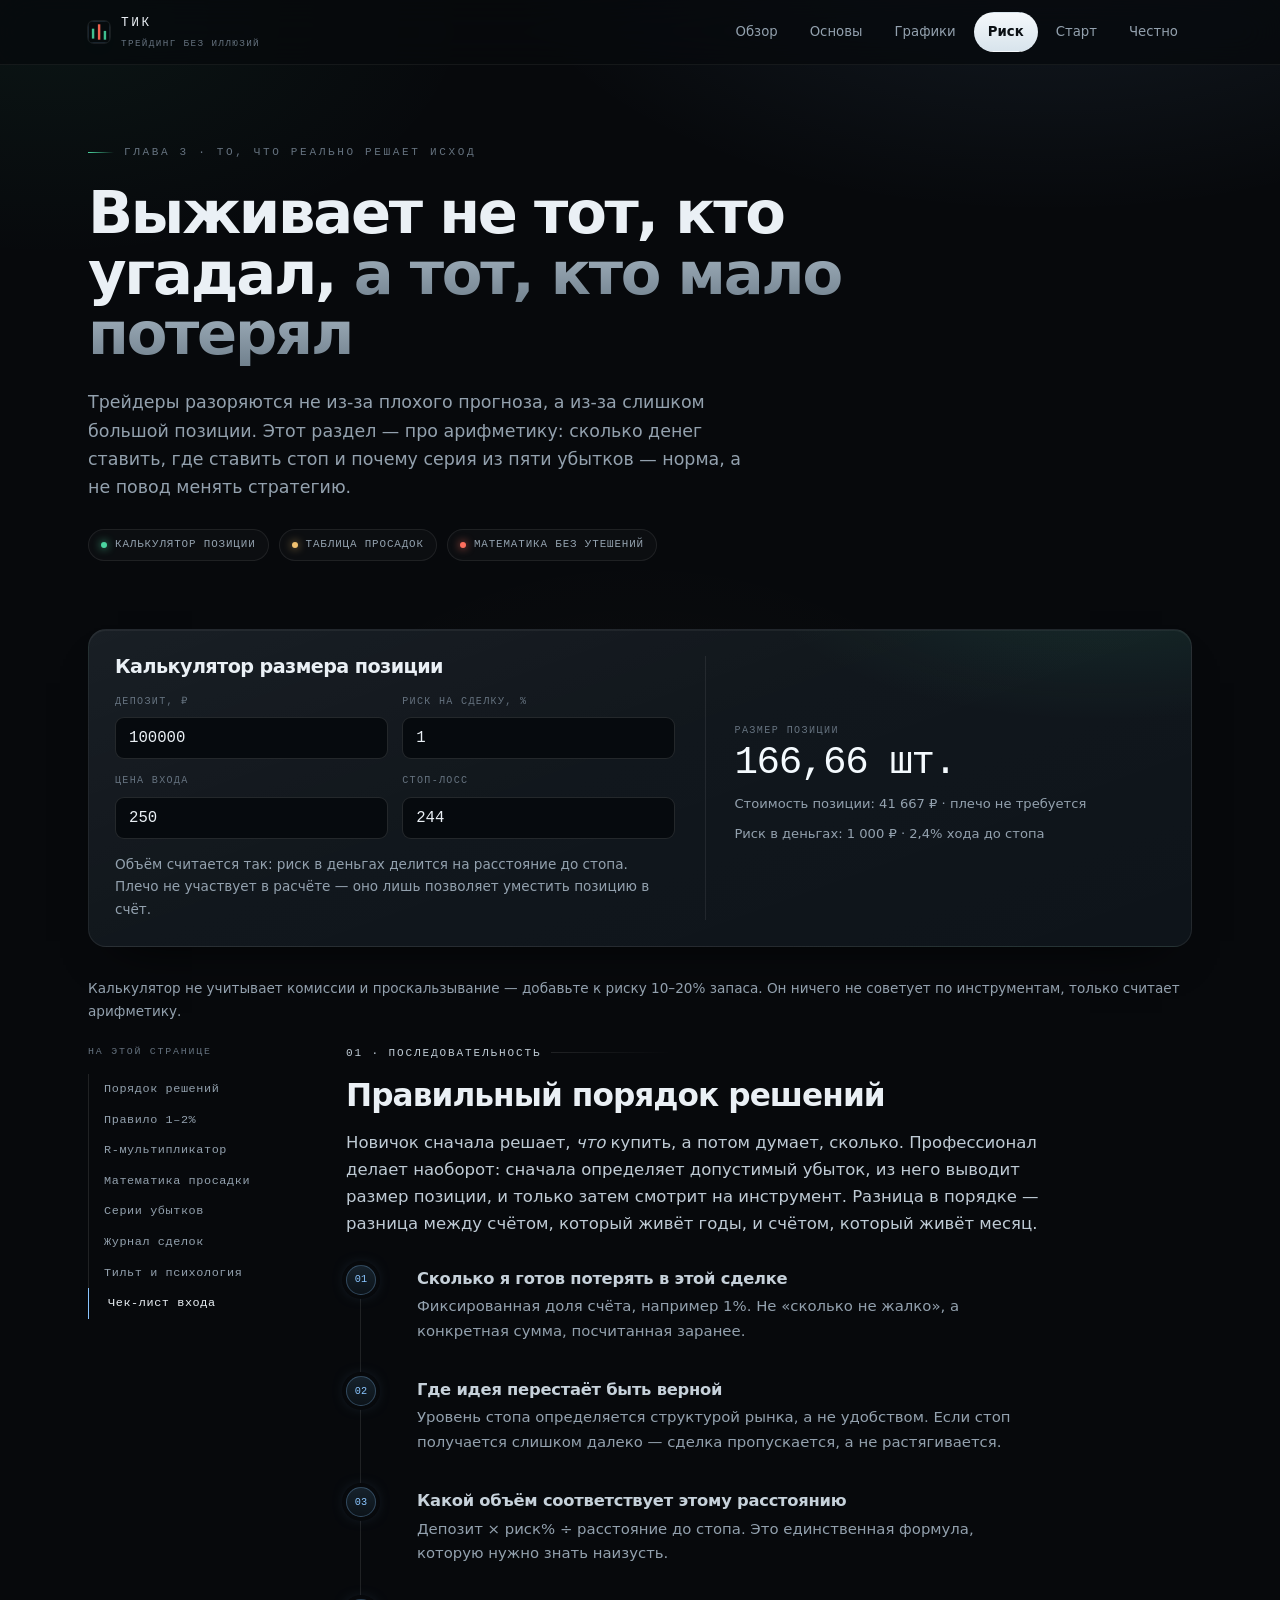
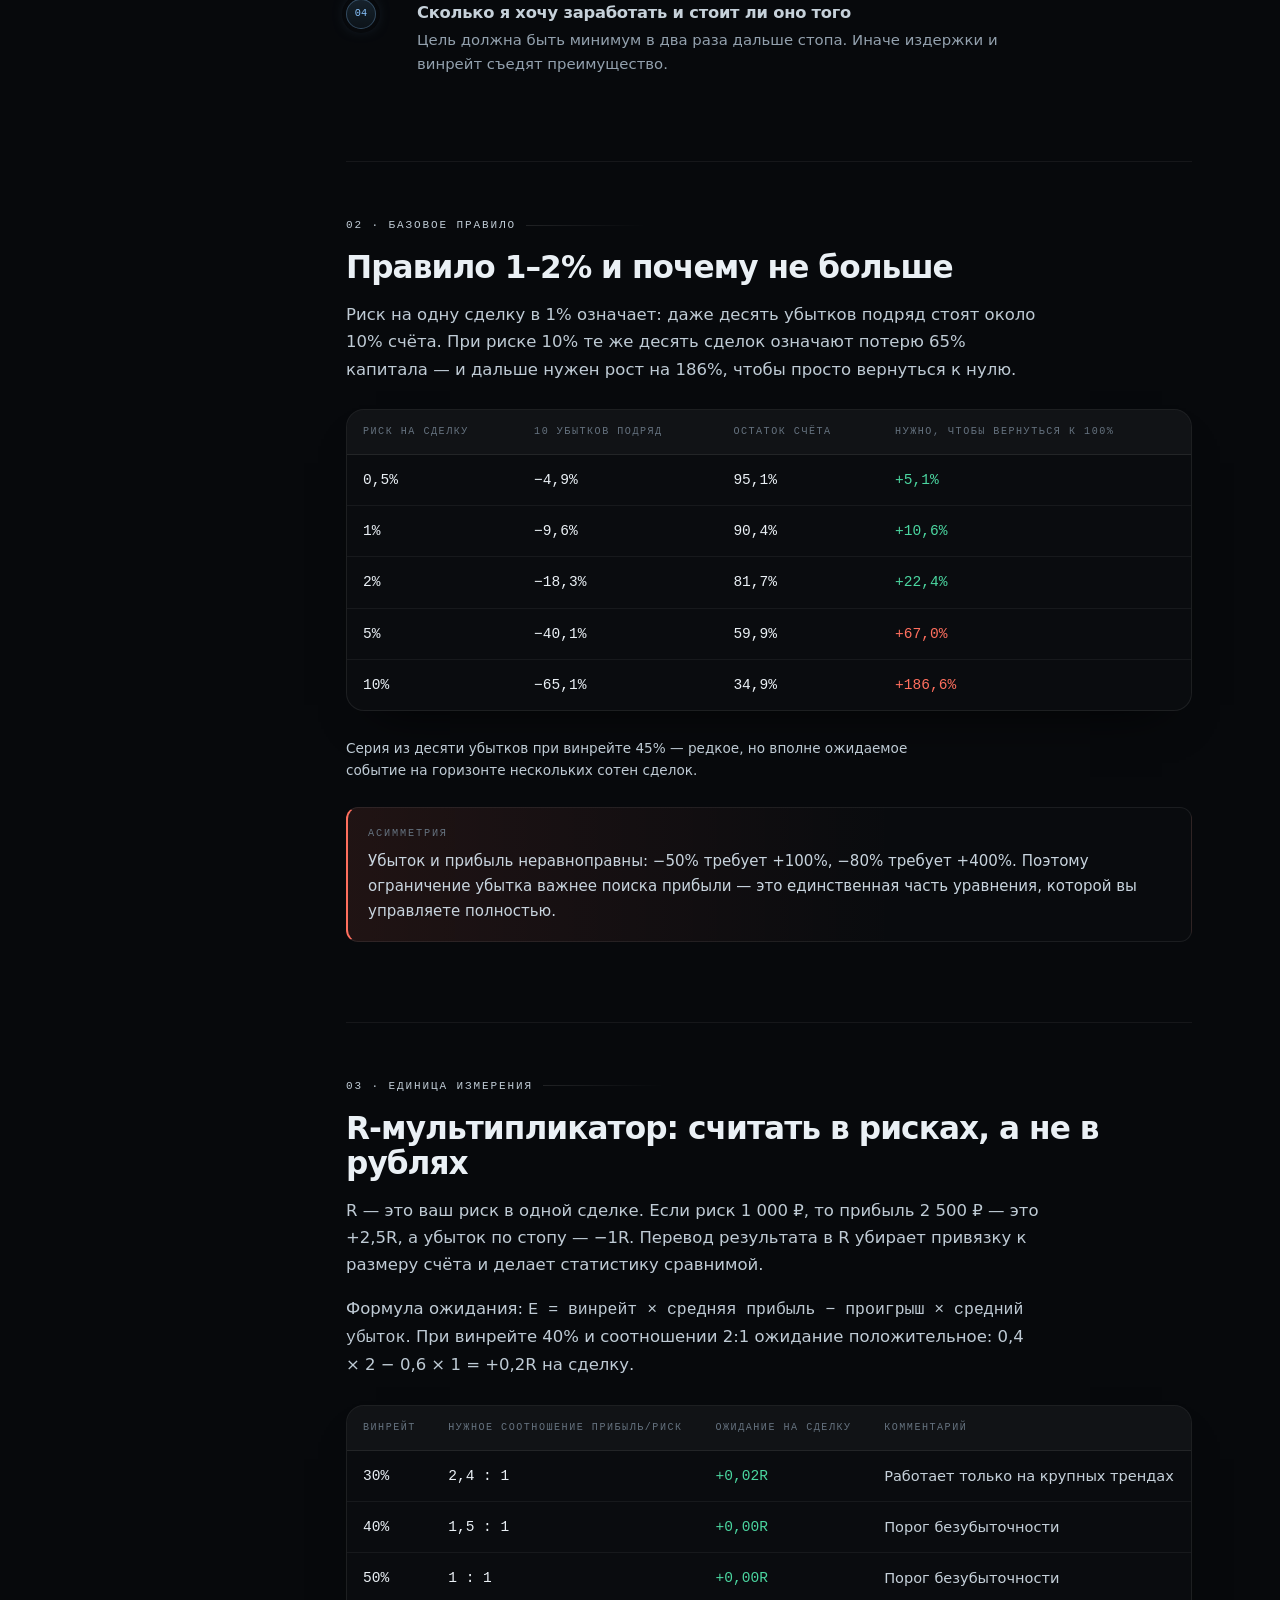
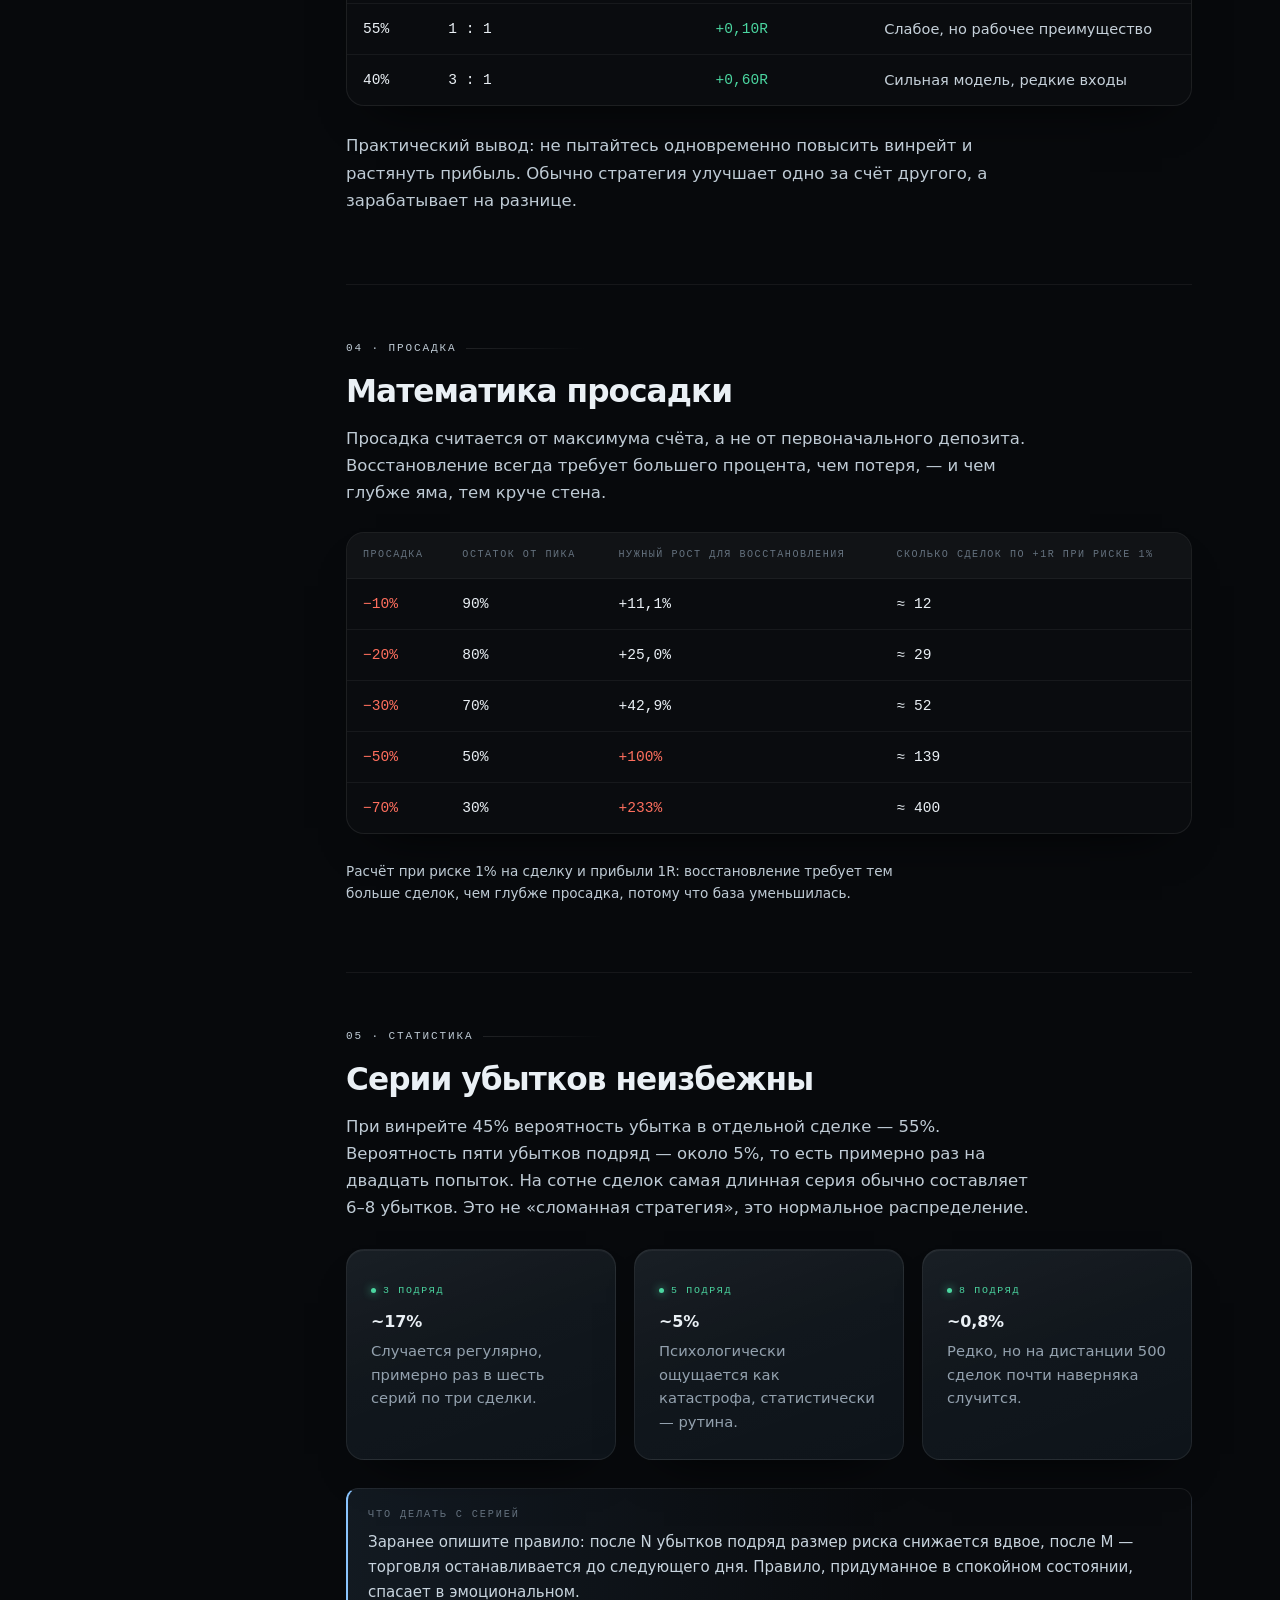
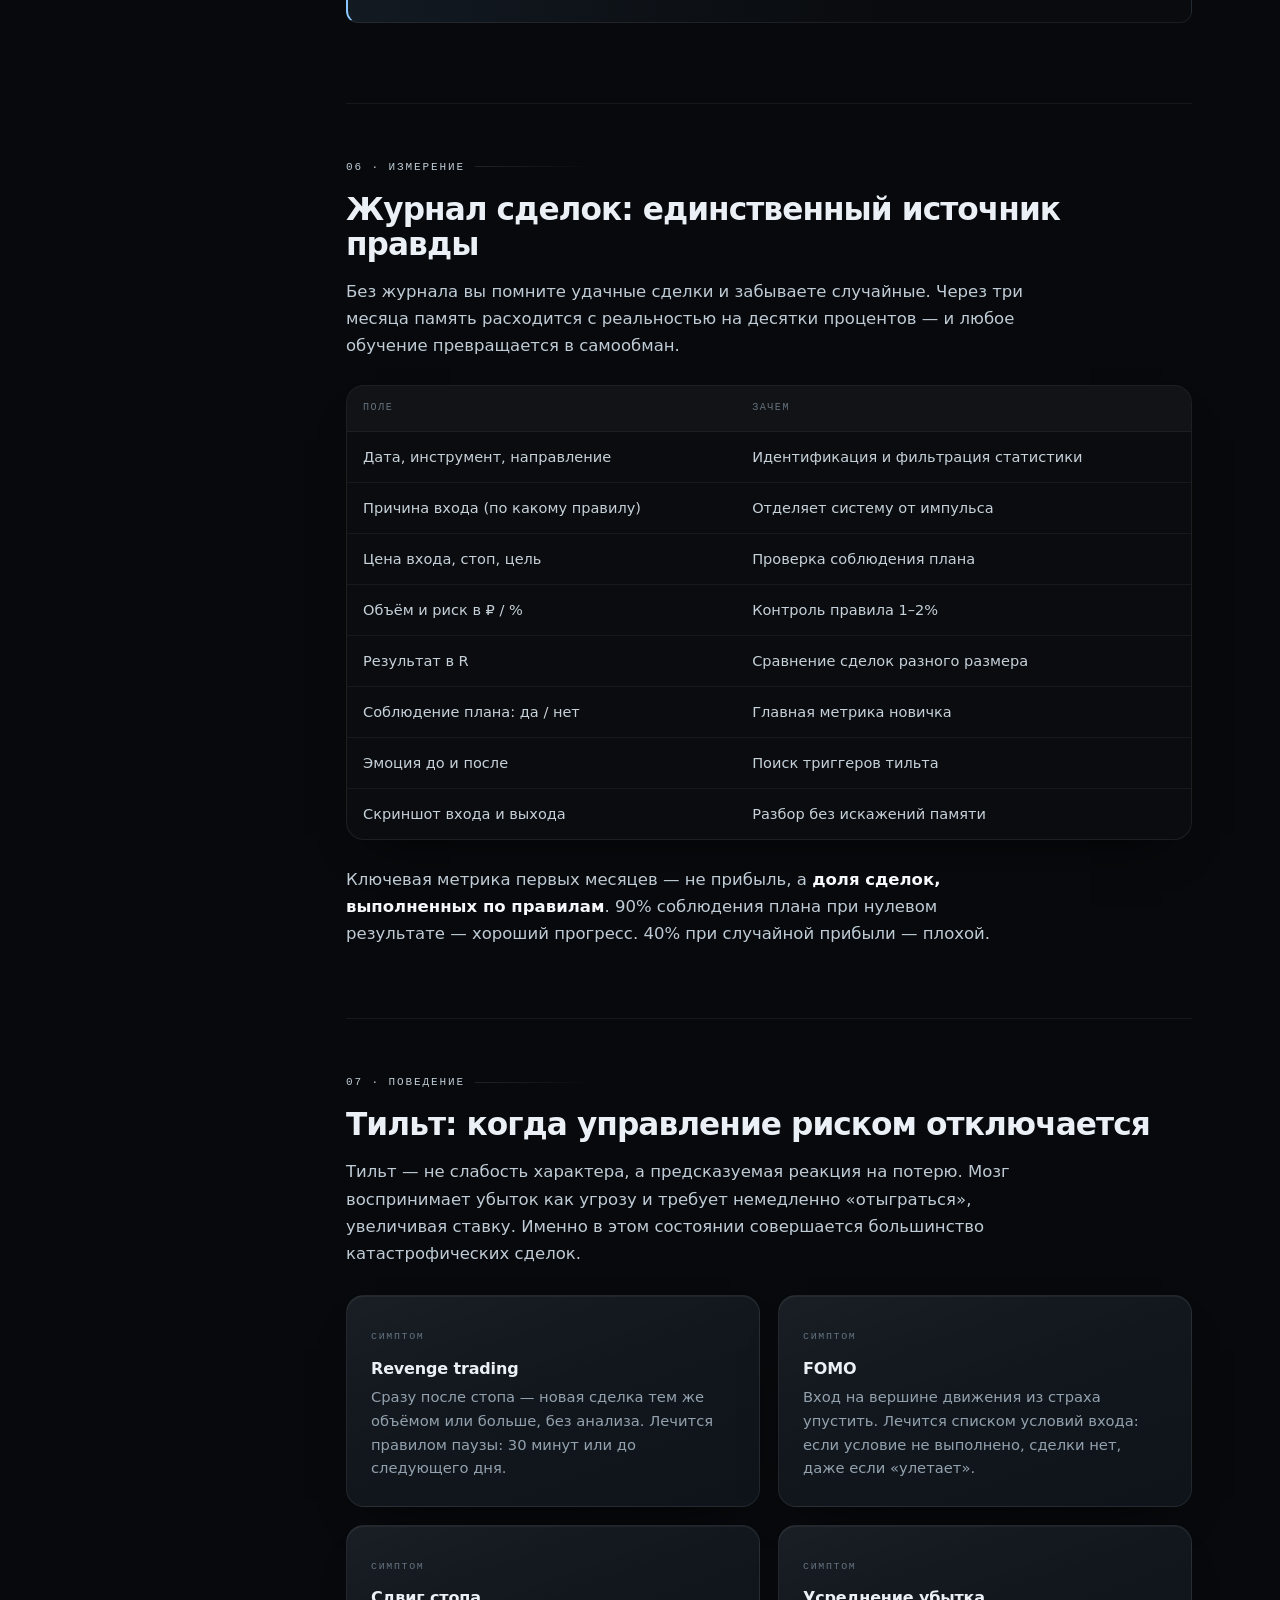
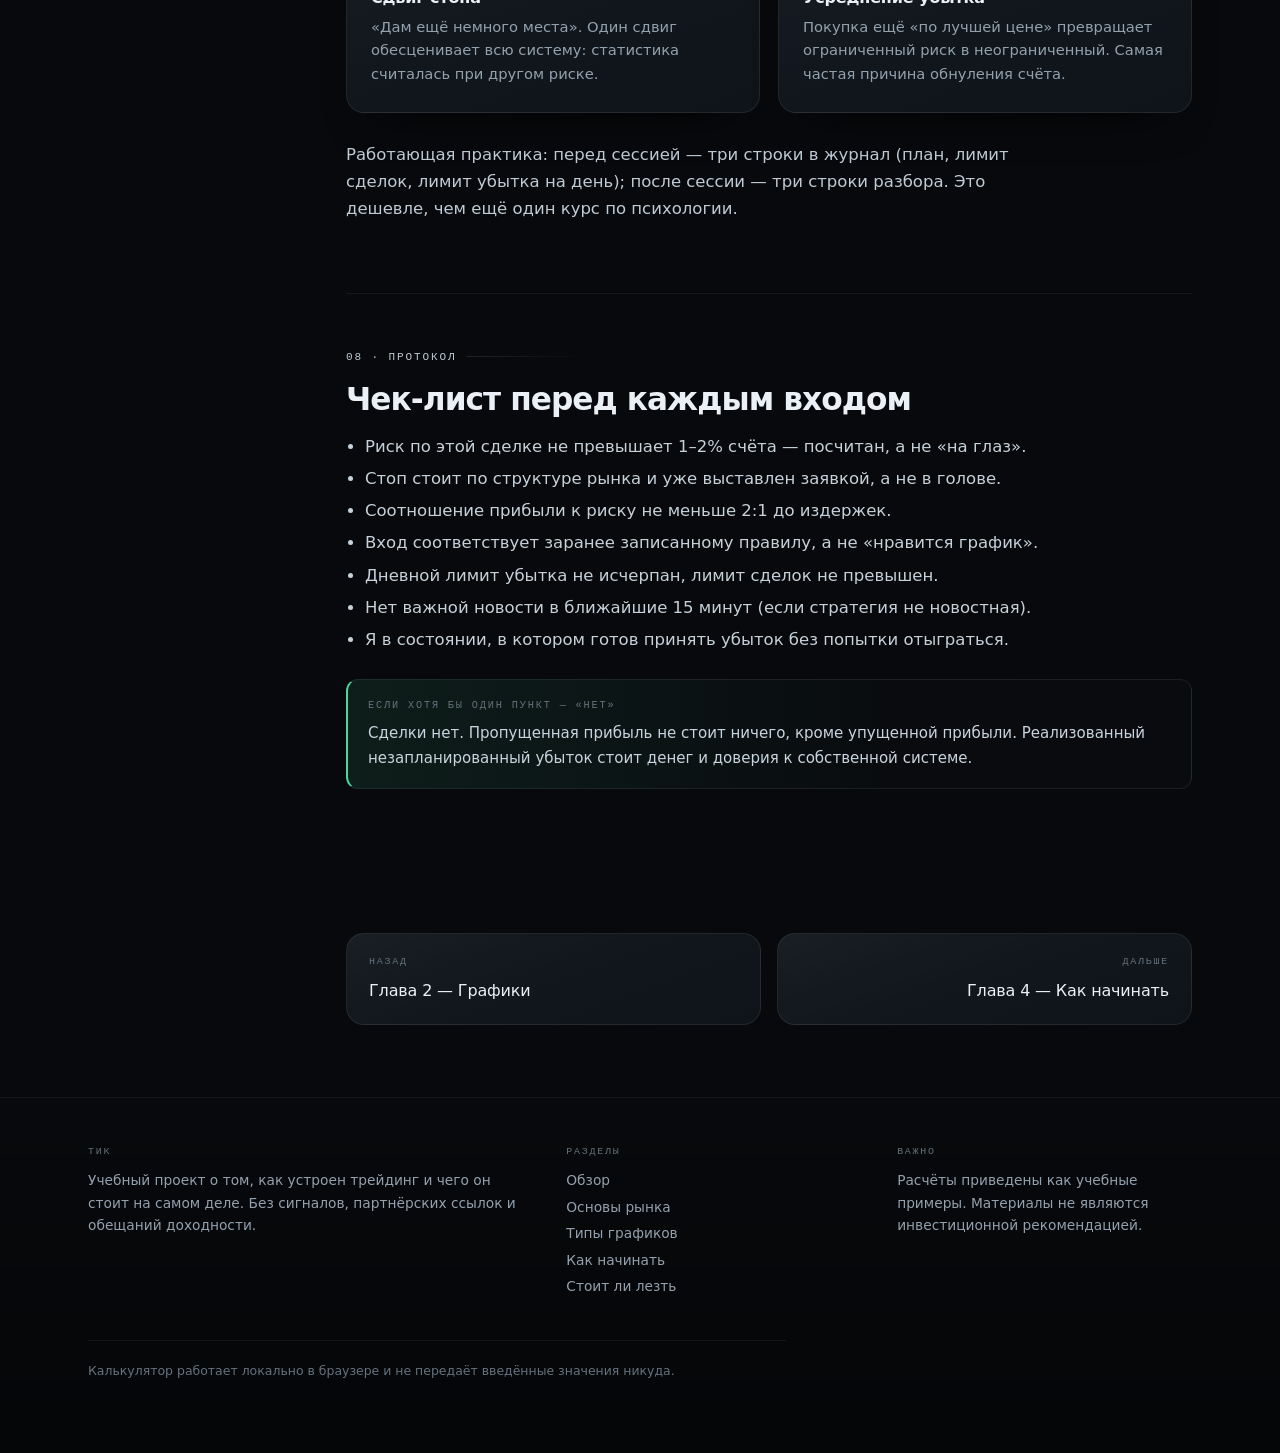
<file: risk.html>
<!DOCTYPE html>
<html lang="ru">
<head>
<meta charset="utf-8">
<meta name="viewport" content="width=device-width, initial-scale=1">
<title>Риск и размер позиции — ТИК</title>
<meta name="description" content="Управление риском в трейдинге: правило 1–2%, R-мультипликатор, калькулятор размера позиции, математика просадки, серии убытков, журнал сделок и тильт.">
<meta name="theme-color" content="#090C10">
<link rel="icon" href="data:image/svg+xml,%3Csvg xmlns='http://www.w3.org/2000/svg' viewBox='0 0 32 32'%3E%3Crect width='32' height='32' fill='%23090C10'/%3E%3Crect x='7' y='10' width='3' height='14' fill='%233FBF8F'/%3E%3Crect x='14' y='5' width='3' height='21' fill='%23F0614E'/%3E%3Crect x='21' y='13' width='3' height='12' fill='%233FBF8F'/%3E%3C/svg%3E">
<link rel="stylesheet" href="assets/style.css">
</head>
<body>
<div class="progress" aria-hidden="true"></div>

<header class="bar">
  <div class="bar-in">
    <a class="brand" href="index.html">
      <svg class="brand-mark" viewBox="0 0 20 20" aria-hidden="true"><rect width="20" height="20" fill="none" stroke="#2B3947"/><rect x="3.5" y="7" width="2.2" height="9" fill="#3FBF8F"/><rect x="9" y="3" width="2.2" height="14" fill="#F0614E"/><rect x="14.3" y="9" width="2.2" height="8" fill="#3FBF8F"/></svg>
      <span>ТИК<small>трейдинг без иллюзий</small></span>
    </a>
    <nav class="nav" aria-label="Разделы сайта">
      <a href="index.html">Обзор</a>
      <a href="osnovy.html">Основы</a>
      <a href="grafiki.html">Графики</a>
      <a href="risk.html" aria-current="page">Риск</a>
      <a href="start.html">Старт</a>
      <a href="realnost.html">Честно</a>
    </nav>
  </div>
</header>

<main>
  <div class="wrap">
    <div class="head">
      <p class="eyebrow">Глава 3 · то, что реально решает исход</p>
      <h1>Выживает не тот, кто угадал, <span class="soft">а тот, кто мало потерял</span></h1>
      <p class="lede">Трейдеры разоряются не из-за плохого прогноза, а из-за слишком большой позиции. Этот раздел — про арифметику: сколько денег ставить, где ставить стоп и почему серия из пяти убытков — норма, а не повод менять стратегию.</p>
      <div class="head-meta">
        <span><i class="dot"></i>калькулятор позиции</span>
        <span><i class="dot amber"></i>таблица просадок</span>
        <span><i class="dot red"></i>математика без утешений</span>
      </div>
    </div>
  </div>

  <div class="wrap">
    <section class="calc rv" aria-labelledby="calc-title">
      <div>
        <h2 id="calc-title" style="font-size:1.2rem;margin-bottom:16px">Калькулятор размера позиции</h2>
        <div class="calc-fields">
          <div class="field">
            <label for="dep">Депозит, ₽</label>
            <input id="dep" type="number" value="100000" min="0" step="1000" inputmode="decimal">
          </div>
          <div class="field">
            <label for="riskpct">Риск на сделку, %</label>
            <input id="riskpct" type="number" value="1" min="0.1" max="10" step="0.1" inputmode="decimal">
          </div>
          <div class="field">
            <label for="entry">Цена входа</label>
            <input id="entry" type="number" value="250" min="0" step="0.01" inputmode="decimal">
          </div>
          <div class="field">
            <label for="stop">Стоп-лосс</label>
            <input id="stop" type="number" value="244" min="0" step="0.01" inputmode="decimal">
          </div>
        </div>
        <p class="small" style="margin:14px 0 0">Объём считается так: риск в деньгах делится на расстояние до стопа. Плечо не участвует в расчёте — оно лишь позволяет уместить позицию в счёт.</p>
      </div>
      <div class="calc-out" aria-live="polite">
        <span class="lbl">Размер позиции</span>
        <span class="big" id="out-units">—</span>
        <span class="sub" id="out-sub">шт. · стоимость — ₽</span>
        <span class="sub" id="out-risk">Риск в деньгах: —</span>
        <span class="err" id="out-err" role="alert"></span>
      </div>
    </section>
    <p class="small">Калькулятор не учитывает комиссии и проскальзывание — добавьте к риску 10–20% запаса. Он ничего не советует по инструментам, только считает арифметику.</p>
  </div>

  <div class="wrap split">
    <aside class="rail" aria-label="Содержание страницы">
      <div class="rail-inner">
        <p class="rail-title">На этой странице</p>
        <a href="#poryadok">Порядок решений</a>
        <a href="#procent">Правило 1–2%</a>
        <a href="#r">R-мультипликатор</a>
        <a href="#drawdown">Математика просадки</a>
        <a href="#serii">Серии убытков</a>
        <a href="#zhurnal">Журнал сделок</a>
        <a href="#psiho">Тильт и психология</a>
        <a href="#checklist">Чек-лист входа</a>
      </div>
    </aside>

    <main>
      <section class="block rv" id="poryadok">
        <p class="section-note">01 · последовательность</p>
        <h2>Правильный порядок решений</h2>
        <p>Новичок сначала решает, <em>что</em> купить, а потом думает, сколько. Профессионал делает наоборот: сначала определяет допустимый убыток, из него выводит размер позиции, и только затем смотрит на инструмент. Разница в порядке — разница между счётом, который живёт годы, и счётом, который живёт месяц.</p>

        <ul class="steps">
          <li><h3>Сколько я готов потерять в этой сделке</h3><p>Фиксированная доля счёта, например 1%. Не «сколько не жалко», а конкретная сумма, посчитанная заранее.</p></li>
          <li><h3>Где идея перестаёт быть верной</h3><p>Уровень стопа определяется структурой рынка, а не удобством. Если стоп получается слишком далеко — сделка пропускается, а не растягивается.</p></li>
          <li><h3>Какой объём соответствует этому расстоянию</h3><p>Депозит × риск% ÷ расстояние до стопа. Это единственная формула, которую нужно знать наизусть.</p></li>
          <li><h3>Сколько я хочу заработать и стоит ли оно того</h3><p>Цель должна быть минимум в два раза дальше стопа. Иначе издержки и винрейт съедят преимущество.</p></li>
        </ul>
      </section>

      <section class="block rv" id="procent">
        <p class="section-note">02 · базовое правило</p>
        <h2>Правило 1–2% и почему не больше</h2>
        <p>Риск на одну сделку в 1% означает: даже десять убытков подряд стоят около 10% счёта. При риске 10% те же десять сделок означают потерю 65% капитала — и дальше нужен рост на 186%, чтобы просто вернуться к нулю.</p>

        <div class="tbl-wrap">
          <table>
            <thead><tr><th>Риск на сделку</th><th>10 убытков подряд</th><th>Остаток счёта</th><th>Нужно, чтобы вернуться к 100%</th></tr></thead>
            <tbody>
              <tr><td class="n">0,5%</td><td class="n">−4,9%</td><td class="n">95,1%</td><td class="n up">+5,1%</td></tr>
              <tr><td class="n">1%</td><td class="n">−9,6%</td><td class="n">90,4%</td><td class="n up">+10,6%</td></tr>
              <tr><td class="n">2%</td><td class="n">−18,3%</td><td class="n">81,7%</td><td class="n up">+22,4%</td></tr>
              <tr><td class="n">5%</td><td class="n">−40,1%</td><td class="n">59,9%</td><td class="n down">+67,0%</td></tr>
              <tr><td class="n">10%</td><td class="n">−65,1%</td><td class="n">34,9%</td><td class="n down">+186,6%</td></tr>
            </tbody>
          </table>
        </div>
        <p class="small">Серия из десяти убытков при винрейте 45% — редкое, но вполне ожидаемое событие на горизонте нескольких сотен сделок.</p>

        <div class="callout warn">
          <span class="lbl">Асимметрия</span>
          <p>Убыток и прибыль неравноправны: −50% требует +100%, −80% требует +400%. Поэтому ограничение убытка важнее поиска прибыли — это единственная часть уравнения, которой вы управляете полностью.</p>
        </div>
      </section>

      <section class="block rv" id="r">
        <p class="section-note">03 · единица измерения</p>
        <h2>R-мультипликатор: считать в рисках, а не в рублях</h2>
        <p>R — это ваш риск в одной сделке. Если риск 1 000 ₽, то прибыль 2 500 ₽ — это +2,5R, а убыток по стопу — −1R. Перевод результата в R убирает привязку к размеру счёта и делает статистику сравнимой.</p>
        <p>Формула ожидания: <span class="mono">E = винрейт × средняя прибыль − проигрыш × средний убыток</span>. При винрейте 40% и соотношении 2:1 ожидание положительное: 0,4 × 2 − 0,6 × 1 = +0,2R на сделку.</p>

        <div class="tbl-wrap">
          <table>
            <thead><tr><th>Винрейт</th><th>Нужное соотношение прибыль/риск</th><th>Ожидание на сделку</th><th>Комментарий</th></tr></thead>
            <tbody>
              <tr><td class="n">30%</td><td class="n">2,4 : 1</td><td class="n up">+0,02R</td><td>Работает только на крупных трендах</td></tr>
              <tr><td class="n">40%</td><td class="n">1,5 : 1</td><td class="n up">+0,00R</td><td>Порог безубыточности</td></tr>
              <tr><td class="n">50%</td><td class="n">1 : 1</td><td class="n up">+0,00R</td><td>Порог безубыточности</td></tr>
              <tr><td class="n">55%</td><td class="n">1 : 1</td><td class="n up">+0,10R</td><td>Слабое, но рабочее преимущество</td></tr>
              <tr><td class="n">40%</td><td class="n">3 : 1</td><td class="n up">+0,60R</td><td>Сильная модель, редкие входы</td></tr>
            </tbody>
          </table>
        </div>
        <p>Практический вывод: не пытайтесь одновременно повысить винрейт и растянуть прибыль. Обычно стратегия улучшает одно за счёт другого, а зарабатывает на разнице.</p>
      </section>

      <section class="block rv" id="drawdown">
        <p class="section-note">04 · просадка</p>
        <h2>Математика просадки</h2>
        <p>Просадка считается от максимума счёта, а не от первоначального депозита. Восстановление всегда требует большего процента, чем потеря, — и чем глубже яма, тем круче стена.</p>

        <div class="tbl-wrap">
          <table>
            <thead><tr><th>Просадка</th><th>Остаток от пика</th><th>Нужный рост для восстановления</th><th>Сколько сделок по +1R при риске 1%</th></tr></thead>
            <tbody>
              <tr><td class="n down">−10%</td><td class="n">90%</td><td class="n">+11,1%</td><td class="n">≈ 12</td></tr>
              <tr><td class="n down">−20%</td><td class="n">80%</td><td class="n">+25,0%</td><td class="n">≈ 29</td></tr>
              <tr><td class="n down">−30%</td><td class="n">70%</td><td class="n">+42,9%</td><td class="n">≈ 52</td></tr>
              <tr><td class="n down">−50%</td><td class="n">50%</td><td class="n down">+100%</td><td class="n">≈ 139</td></tr>
              <tr><td class="n down">−70%</td><td class="n">30%</td><td class="n down">+233%</td><td class="n">≈ 400</td></tr>
            </tbody>
          </table>
        </div>
        <p class="small">Расчёт при риске 1% на сделку и прибыли 1R: восстановление требует тем больше сделок, чем глубже просадка, потому что база уменьшилась.</p>
      </section>

      <section class="block rv" id="serii">
        <p class="section-note">05 · статистика</p>
        <h2>Серии убытков неизбежны</h2>
        <p>При винрейте 45% вероятность убытка в отдельной сделке — 55%. Вероятность пяти убытков подряд — около 5%, то есть примерно раз на двадцать попыток. На сотне сделок самая длинная серия обычно составляет 6–8 убытков. Это не «сломанная стратегия», это нормальное распределение.</p>

        <div class="grid c3">
          <div class="cell num"><span class="tag">3 подряд</span><h3>~17%</h3><p>Случается регулярно, примерно раз в шесть серий по три сделки.</p></div>
          <div class="cell num"><span class="tag">5 подряд</span><h3>~5%</h3><p>Психологически ощущается как катастрофа, статистически — рутина.</p></div>
          <div class="cell num"><span class="tag">8 подряд</span><h3>~0,8%</h3><p>Редко, но на дистанции 500 сделок почти наверняка случится.</p></div>
        </div>

        <div class="callout">
          <span class="lbl">Что делать с серией</span>
          <p>Заранее опишите правило: после N убытков подряд размер риска снижается вдвое, после M — торговля останавливается до следующего дня. Правило, придуманное в спокойном состоянии, спасает в эмоциональном.</p>
        </div>
      </section>

      <section class="block rv" id="zhurnal">
        <p class="section-note">06 · измерение</p>
        <h2>Журнал сделок: единственный источник правды</h2>
        <p>Без журнала вы помните удачные сделки и забываете случайные. Через три месяца память расходится с реальностью на десятки процентов — и любое обучение превращается в самообман.</p>

        <div class="tbl-wrap">
          <table>
            <thead><tr><th>Поле</th><th>Зачем</th></tr></thead>
            <tbody>
              <tr><td>Дата, инструмент, направление</td><td>Идентификация и фильтрация статистики</td></tr>
              <tr><td>Причина входа (по какому правилу)</td><td>Отделяет систему от импульса</td></tr>
              <tr><td>Цена входа, стоп, цель</td><td>Проверка соблюдения плана</td></tr>
              <tr><td>Объём и риск в ₽ / %</td><td>Контроль правила 1–2%</td></tr>
              <tr><td>Результат в R</td><td>Сравнение сделок разного размера</td></tr>
              <tr><td>Соблюдение плана: да / нет</td><td>Главная метрика новичка</td></tr>
              <tr><td>Эмоция до и после</td><td>Поиск триггеров тильта</td></tr>
              <tr><td>Скриншот входа и выхода</td><td>Разбор без искажений памяти</td></tr>
            </tbody>
          </table>
        </div>
        <p>Ключевая метрика первых месяцев — не прибыль, а <strong>доля сделок, выполненных по правилам</strong>. 90% соблюдения плана при нулевом результате — хороший прогресс. 40% при случайной прибыли — плохой.</p>
      </section>

      <section class="block rv" id="psiho">
        <p class="section-note">07 · поведение</p>
        <h2>Тильт: когда управление риском отключается</h2>
        <p>Тильт — не слабость характера, а предсказуемая реакция на потерю. Мозг воспринимает убыток как угрозу и требует немедленно «отыграться», увеличивая ставку. Именно в этом состоянии совершается большинство катастрофических сделок.</p>

        <div class="grid c2">
          <div class="cell"><span class="tag">Симптом</span><h3>Revenge trading</h3><p>Сразу после стопа — новая сделка тем же объёмом или больше, без анализа. Лечится правилом паузы: 30 минут или до следующего дня.</p></div>
          <div class="cell"><span class="tag">Симптом</span><h3>FOMO</h3><p>Вход на вершине движения из страха упустить. Лечится списком условий входа: если условие не выполнено, сделки нет, даже если «улетает».</p></div>
          <div class="cell"><span class="tag">Симптом</span><h3>Сдвиг стопа</h3><p>«Дам ещё немного места». Один сдвиг обесценивает всю систему: статистика считалась при другом риске.</p></div>
          <div class="cell"><span class="tag">Симптом</span><h3>Усреднение убытка</h3><p>Покупка ещё «по лучшей цене» превращает ограниченный риск в неограниченный. Самая частая причина обнуления счёта.</p></div>
        </div>

        <p>Работающая практика: перед сессией — три строки в журнал (план, лимит сделок, лимит убытка на день); после сессии — три строки разбора. Это дешевле, чем ещё один курс по психологии.</p>
      </section>

      <section class="block rv" id="checklist">
        <p class="section-note">08 · протокол</p>
        <h2>Чек-лист перед каждым входом</h2>
        <ul>
          <li>Риск по этой сделке не превышает 1–2% счёта — посчитан, а не «на глаз».</li>
          <li>Стоп стоит по структуре рынка и уже выставлен заявкой, а не в голове.</li>
          <li>Соотношение прибыли к риску не меньше 2:1 до издержек.</li>
          <li>Вход соответствует заранее записанному правилу, а не «нравится график».</li>
          <li>Дневной лимит убытка не исчерпан, лимит сделок не превышен.</li>
          <li>Нет важной новости в ближайшие 15 минут (если стратегия не новостная).</li>
          <li>Я в состоянии, в котором готов принять убыток без попытки отыграться.</li>
        </ul>
        <div class="callout ok">
          <span class="lbl">Если хотя бы один пункт — «нет»</span>
          <p>Сделки нет. Пропущенная прибыль не стоит ничего, кроме упущенной прибыли. Реализованный незапланированный убыток стоит денег и доверия к собственной системе.</p>
        </div>
      </section>

      <nav class="pager" aria-label="Навигация между разделами">
        <a href="grafiki.html"><span class="dir">Назад</span><span class="who">Глава 2 — Графики</span></a>
        <a class="right" href="start.html"><span class="dir">Дальше</span><span class="who">Глава 4 — Как начинать</span></a>
      </nav>
    </main>
  </div>
</main>

<footer>
  <div class="wrap">
    <div class="foot-grid">
      <div>
        <h4>ТИК</h4>
        <p>Учебный проект о том, как устроен трейдинг и чего он стоит на самом деле. Без сигналов, партнёрских ссылок и обещаний доходности.</p>
      </div>
      <div>
        <h4>Разделы</h4>
        <ul>
          <li><a href="index.html">Обзор</a></li>
          <li><a href="osnovy.html">Основы рынка</a></li>
          <li><a href="grafiki.html">Типы графиков</a></li>
          <li><a href="start.html">Как начинать</a></li>
          <li><a href="realnost.html">Стоит ли лезть</a></li>
        </ul>
      </div>
      <div>
        <h4>Важно</h4>
        <p>Расчёты приведены как учебные примеры. Материалы не являются инвестиционной рекомендацией.</p>
      </div>
    </div>
    <p class="foot-note">Калькулятор работает локально в браузере и не передаёт введённые значения никуда.</p>
  </div>
</footer>

<script src="assets/charts.js"></script>
<script src="assets/site.js"></script>
<script>
(function () {
  var dep = document.getElementById("dep");
  var riskpct = document.getElementById("riskpct");
  var entry = document.getElementById("entry");
  var stop = document.getElementById("stop");
  var outUnits = document.getElementById("out-units");
  var outSub = document.getElementById("out-sub");
  var outRisk = document.getElementById("out-risk");
  var outErr = document.getElementById("out-err");

  var nf = new Intl.NumberFormat("ru-RU", { maximumFractionDigits: 2 });

  function num(el) {
    var v = parseFloat(String(el.value).replace(",", "."));
    return isFinite(v) ? v : NaN;
  }

  function calc() {
    var d = num(dep), rp = num(riskpct), e = num(entry), s = num(stop);
    outErr.textContent = "";
    if (!(d > 0) || !(rp > 0) || !(e > 0) || !(s > 0)) {
      outUnits.textContent = "—";
      outSub.textContent = "Заполните все четыре поля положительными числами";
      outRisk.textContent = "Риск в деньгах: —";
      return;
    }
    if (e === s) {
      outUnits.textContent = "—";
      outSub.textContent = "Цена входа и стоп совпадают";
      outRisk.textContent = "Риск в деньгах: —";
      outErr.textContent = "Расстояние до стопа равно нулю — размер позиции не определён.";
      return;
    }
    var riskMoney = (d * rp) / 100;
    var perUnit = Math.abs(e - s);
    var units = riskMoney / perUnit;
    var value = units * e;
    outUnits.textContent = nf.format(Math.floor(units * 100) / 100) + " шт.";
    outSub.textContent = "Стоимость позиции: " + nf.format(Math.round(value)) + " ₽ · " +
      (value > d ? "требуется плечо ≈ " + nf.format(value / d) + "×" : "плечо не требуется");
    outRisk.textContent = "Риск в деньгах: " + nf.format(Math.round(riskMoney)) + " ₽ · " +
      nf.format(Math.round(((e - s) / e) * 10000) / 100) + "% хода до стопа";
  }

  [dep, riskpct, entry, stop].forEach(function (el) {
    el.addEventListener("input", calc);
    el.addEventListener("change", calc);
  });
  calc();
})();
</script>
</body>
</html>
</file>
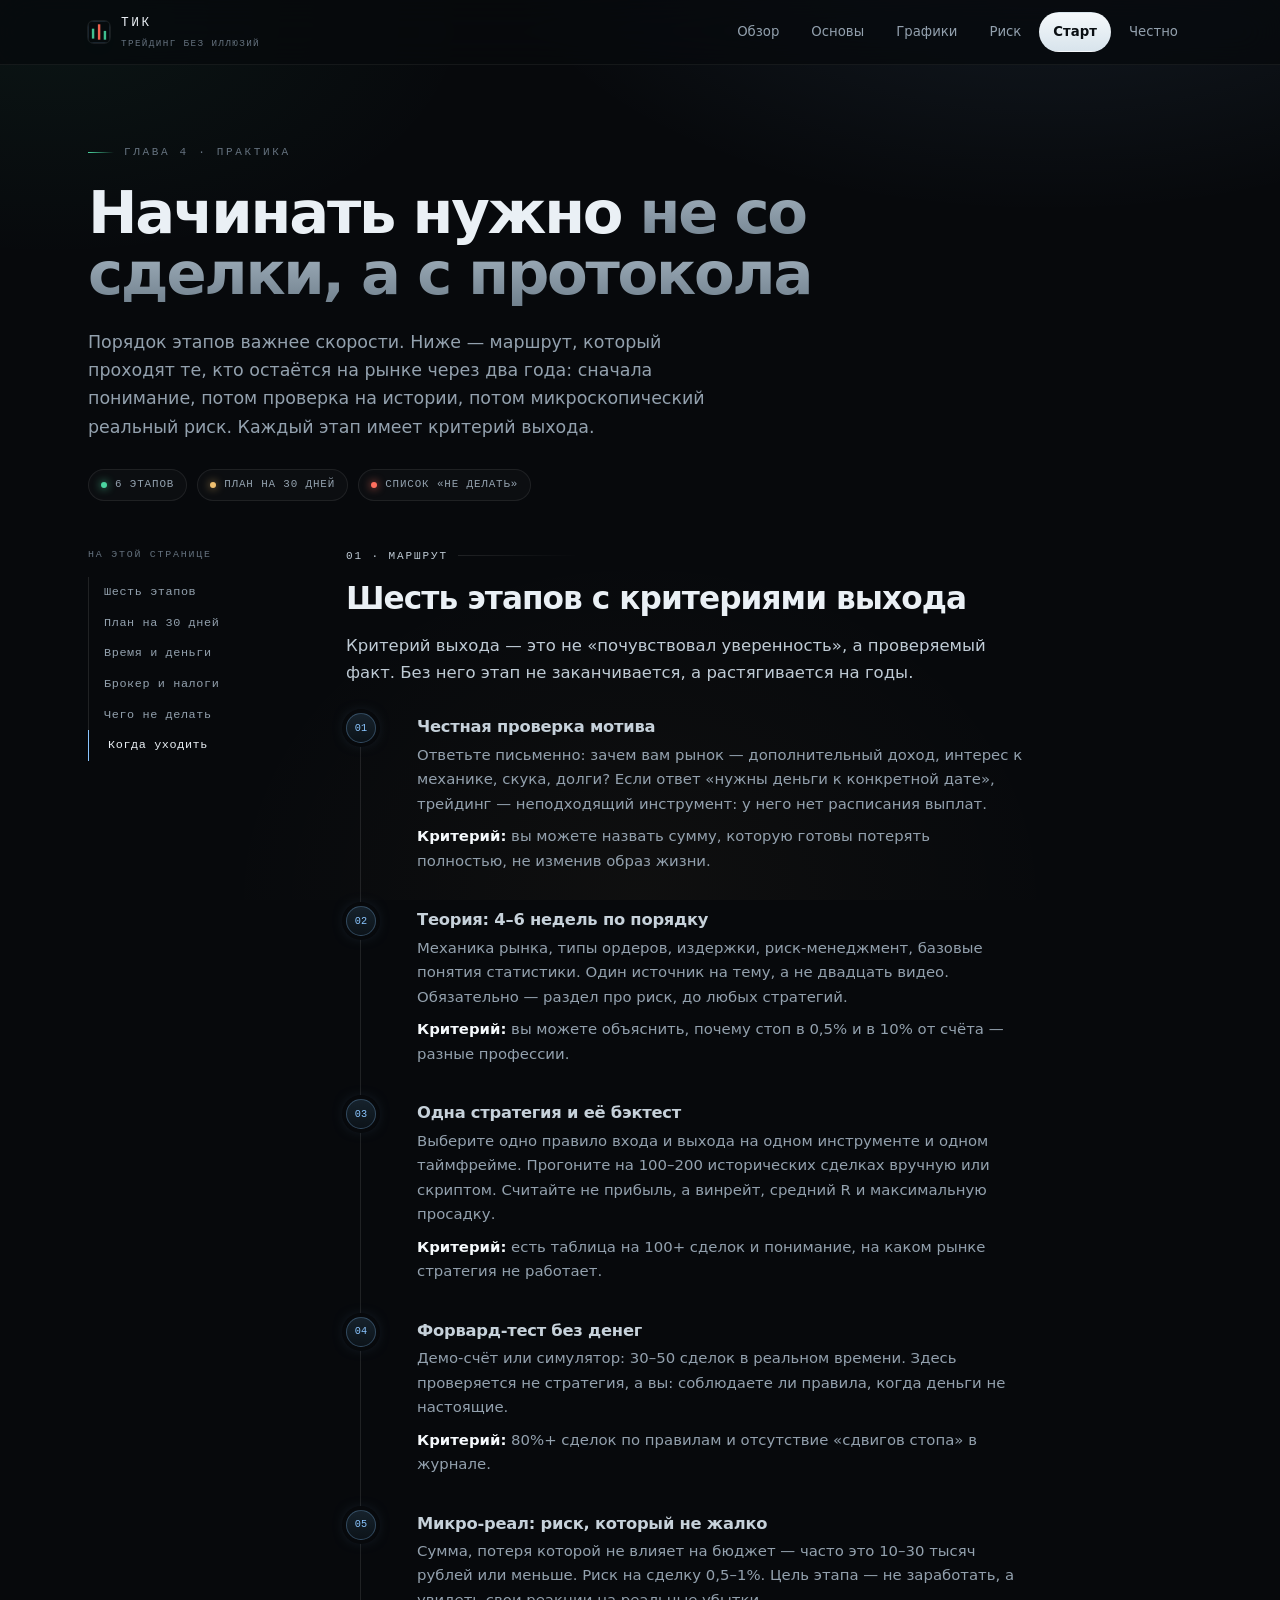
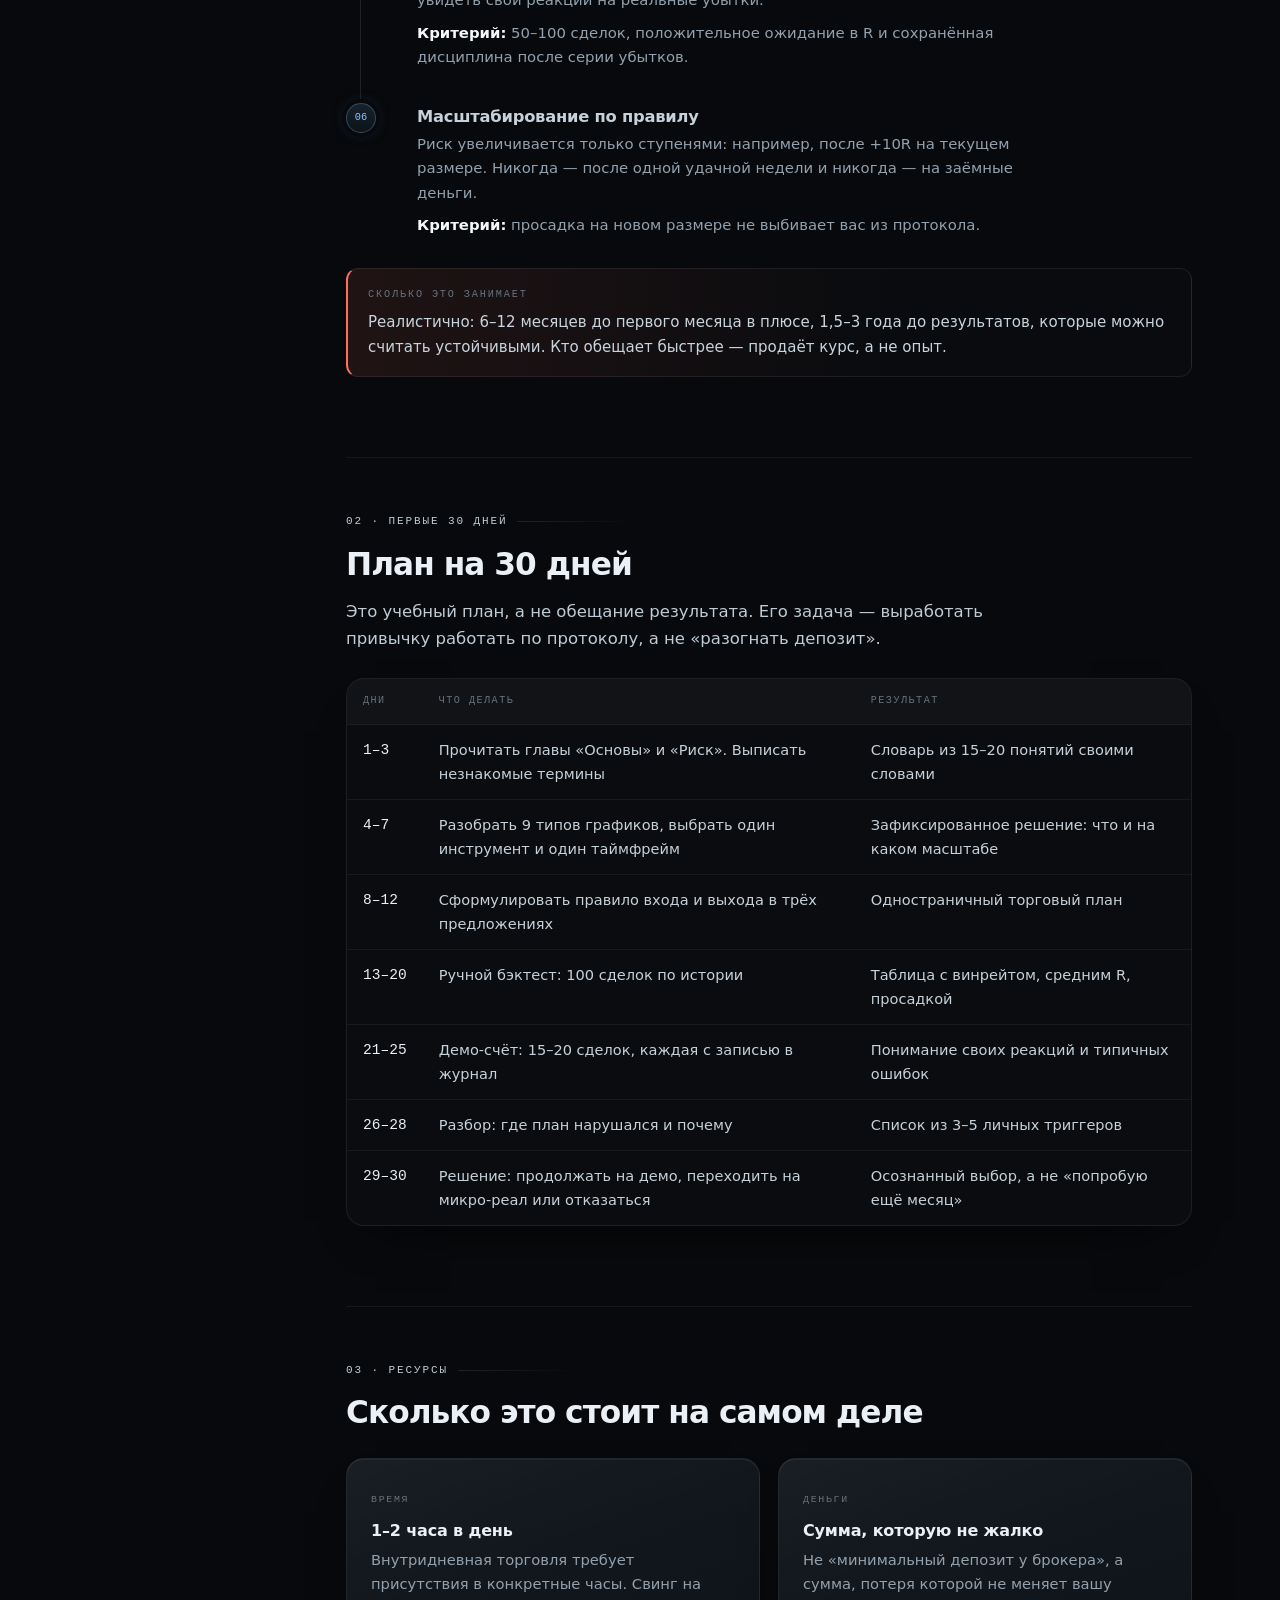
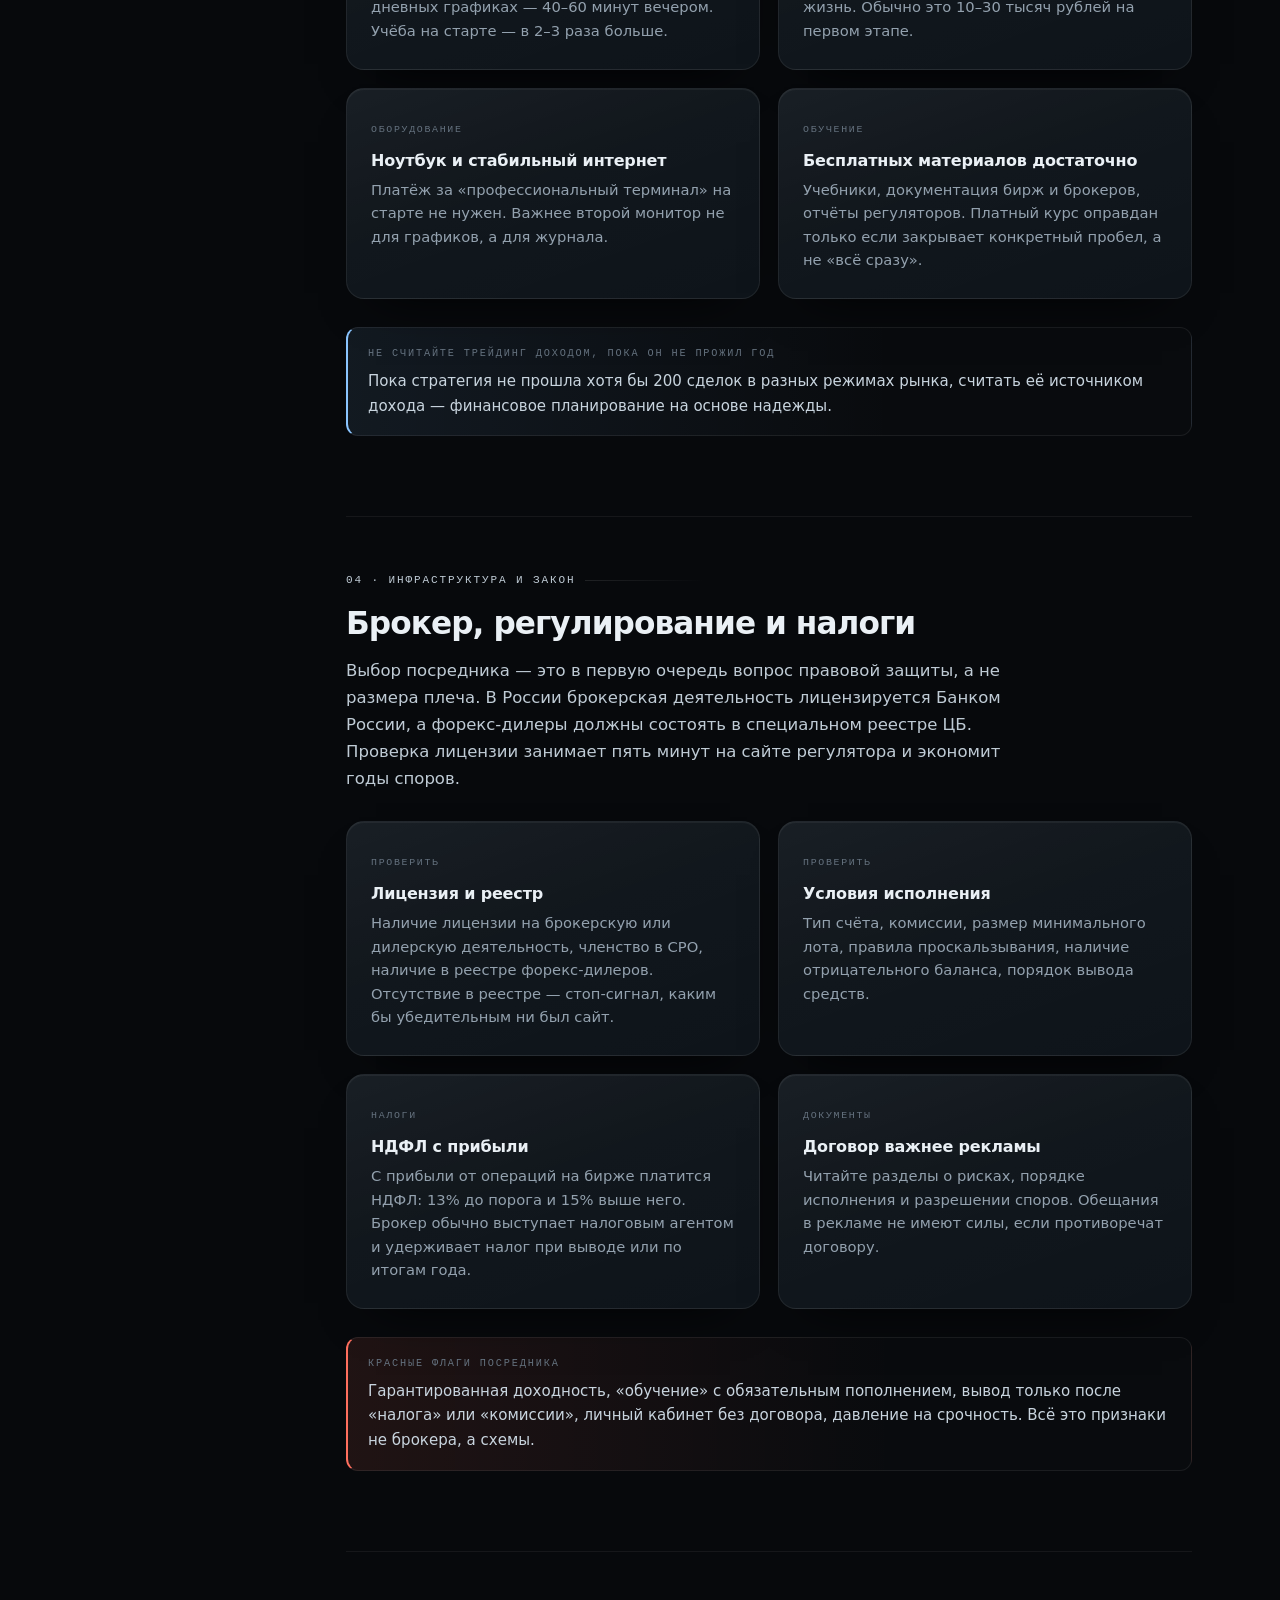
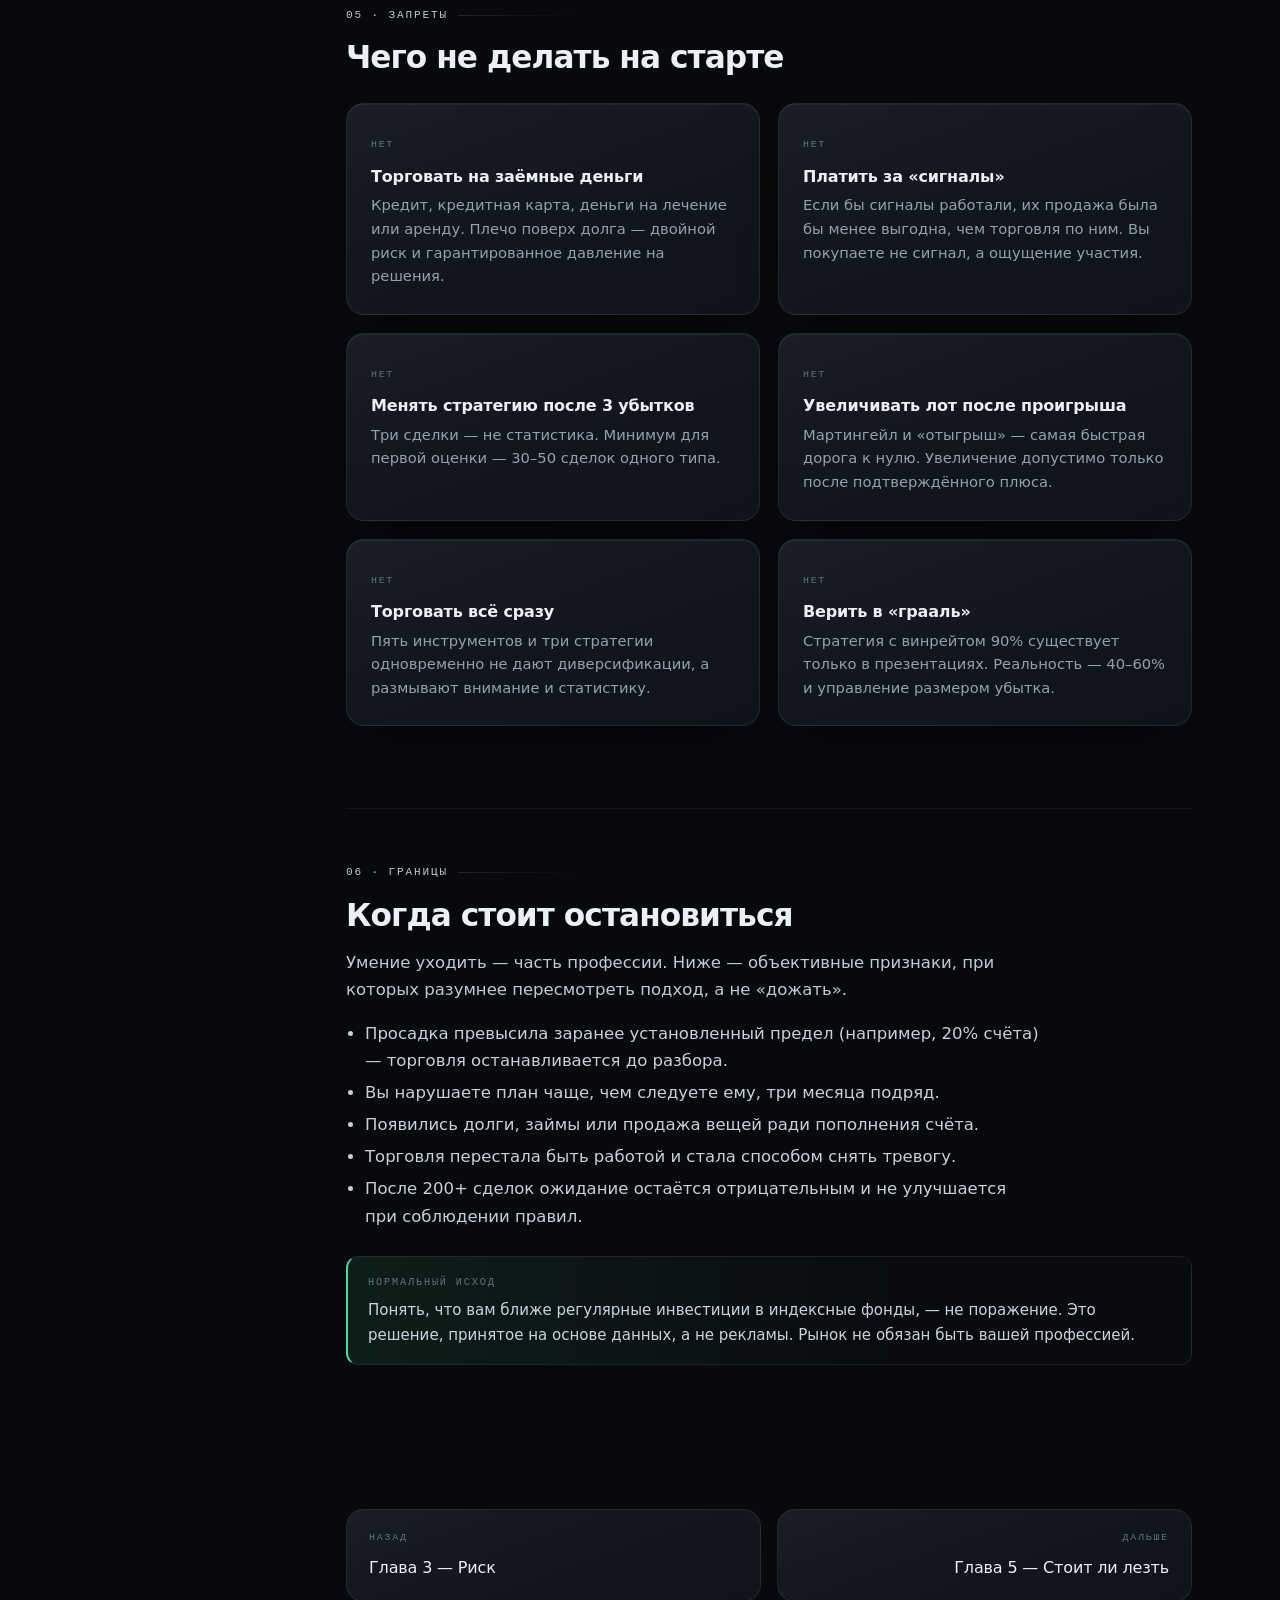
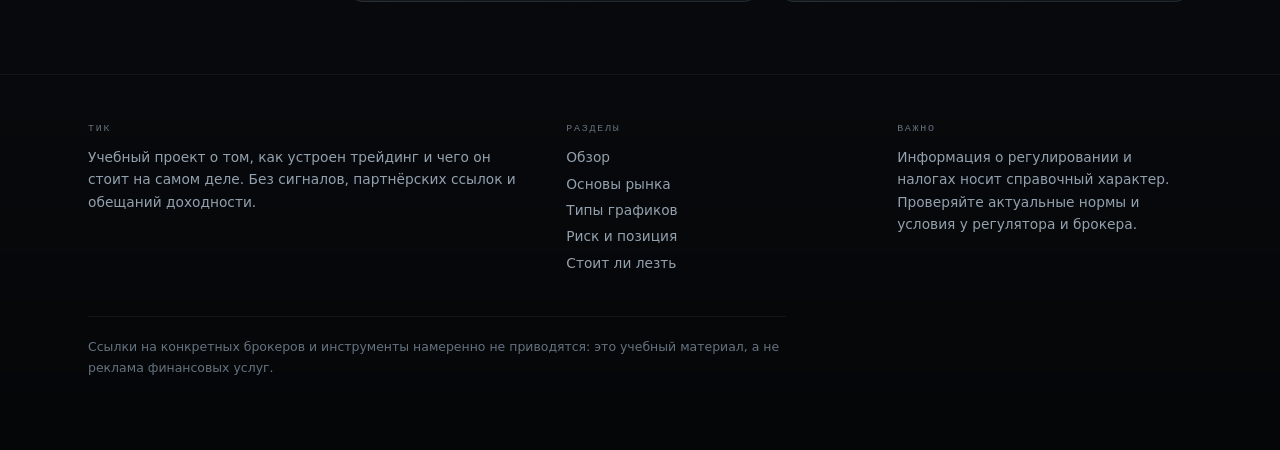
<file: start.html>
<!DOCTYPE html>
<html lang="ru">
<head>
<meta charset="utf-8">
<meta name="viewport" content="width=device-width, initial-scale=1">
<title>Как начинать: шесть этапов и план на 30 дней — ТИК</title>
<meta name="description" content="Пошаговый старт в трейдинге для новичка: обучение, демо, бэктест, микро-реал, журнал, масштабирование. План на 30 дней, бюджет времени и денег, выбор брокера, налоги, чего не делать.">
<meta name="theme-color" content="#090C10">
<link rel="icon" href="data:image/svg+xml,%3Csvg xmlns='http://www.w3.org/2000/svg' viewBox='0 0 32 32'%3E%3Crect width='32' height='32' fill='%23090C10'/%3E%3Crect x='7' y='10' width='3' height='14' fill='%233FBF8F'/%3E%3Crect x='14' y='5' width='3' height='21' fill='%23F0614E'/%3E%3Crect x='21' y='13' width='3' height='12' fill='%233FBF8F'/%3E%3C/svg%3E">
<link rel="stylesheet" href="assets/style.css">
</head>
<body>
<div class="progress" aria-hidden="true"></div>

<header class="bar">
  <div class="bar-in">
    <a class="brand" href="index.html">
      <svg class="brand-mark" viewBox="0 0 20 20" aria-hidden="true"><rect width="20" height="20" fill="none" stroke="#2B3947"/><rect x="3.5" y="7" width="2.2" height="9" fill="#3FBF8F"/><rect x="9" y="3" width="2.2" height="14" fill="#F0614E"/><rect x="14.3" y="9" width="2.2" height="8" fill="#3FBF8F"/></svg>
      <span>ТИК<small>трейдинг без иллюзий</small></span>
    </a>
    <nav class="nav" aria-label="Разделы сайта">
      <a href="index.html">Обзор</a>
      <a href="osnovy.html">Основы</a>
      <a href="grafiki.html">Графики</a>
      <a href="risk.html">Риск</a>
      <a href="start.html" aria-current="page">Старт</a>
      <a href="realnost.html">Честно</a>
    </nav>
  </div>
</header>

<main>
  <div class="wrap">
    <div class="head">
      <p class="eyebrow">Глава 4 · практика</p>
      <h1>Начинать нужно <span class="soft">не со сделки, а с протокола</span></h1>
      <p class="lede">Порядок этапов важнее скорости. Ниже — маршрут, который проходят те, кто остаётся на рынке через два года: сначала понимание, потом проверка на истории, потом микроскопический реальный риск. Каждый этап имеет критерий выхода.</p>
      <div class="head-meta">
        <span><i class="dot"></i>6 этапов</span>
        <span><i class="dot amber"></i>план на 30 дней</span>
        <span><i class="dot red"></i>список «не делать»</span>
      </div>
    </div>
  </div>

  <div class="wrap split">
    <aside class="rail" aria-label="Содержание страницы">
      <div class="rail-inner">
        <p class="rail-title">На этой странице</p>
        <a href="#etapy">Шесть этапов</a>
        <a href="#plan">План на 30 дней</a>
        <a href="#resursy">Время и деньги</a>
        <a href="#broker">Брокер и налоги</a>
        <a href="#net">Чего не делать</a>
        <a href="#vyhod">Когда уходить</a>
      </div>
    </aside>

    <main>
      <section class="block rv" id="etapy">
        <p class="section-note">01 · маршрут</p>
        <h2>Шесть этапов с критериями выхода</h2>
        <p>Критерий выхода — это не «почувствовал уверенность», а проверяемый факт. Без него этап не заканчивается, а растягивается на годы.</p>

        <ul class="steps">
          <li>
            <h3>Честная проверка мотива</h3>
            <p>Ответьте письменно: зачем вам рынок — дополнительный доход, интерес к механике, скука, долги? Если ответ «нужны деньги к конкретной дате», трейдинг — неподходящий инструмент: у него нет расписания выплат.</p>
            <p><strong>Критерий:</strong> вы можете назвать сумму, которую готовы потерять полностью, не изменив образ жизни.</p>
          </li>
          <li>
            <h3>Теория: 4–6 недель по порядку</h3>
            <p>Механика рынка, типы ордеров, издержки, риск-менеджмент, базовые понятия статистики. Один источник на тему, а не двадцать видео. Обязательно — раздел про риск, до любых стратегий.</p>
            <p><strong>Критерий:</strong> вы можете объяснить, почему стоп в 0,5% и в 10% от счёта — разные профессии.</p>
          </li>
          <li>
            <h3>Одна стратегия и её бэктест</h3>
            <p>Выберите одно правило входа и выхода на одном инструменте и одном таймфрейме. Прогоните на 100–200 исторических сделках вручную или скриптом. Считайте не прибыль, а винрейт, средний R и максимальную просадку.</p>
            <p><strong>Критерий:</strong> есть таблица на 100+ сделок и понимание, на каком рынке стратегия не работает.</p>
          </li>
          <li>
            <h3>Форвард-тест без денег</h3>
            <p>Демо-счёт или симулятор: 30–50 сделок в реальном времени. Здесь проверяется не стратегия, а вы: соблюдаете ли правила, когда деньги не настоящие.</p>
            <p><strong>Критерий:</strong> 80%+ сделок по правилам и отсутствие «сдвигов стопа» в журнале.</p>
          </li>
          <li>
            <h3>Микро-реал: риск, который не жалко</h3>
            <p>Сумма, потеря которой не влияет на бюджет — часто это 10–30 тысяч рублей или меньше. Риск на сделку 0,5–1%. Цель этапа — не заработать, а увидеть свои реакции на реальные убытки.</p>
            <p><strong>Критерий:</strong> 50–100 сделок, положительное ожидание в R и сохранённая дисциплина после серии убытков.</p>
          </li>
          <li>
            <h3>Масштабирование по правилу</h3>
            <p>Риск увеличивается только ступенями: например, после +10R на текущем размере. Никогда — после одной удачной недели и никогда — на заёмные деньги.</p>
            <p><strong>Критерий:</strong> просадка на новом размере не выбивает вас из протокола.</p>
          </li>
        </ul>

        <div class="callout warn">
          <span class="lbl">Сколько это занимает</span>
          <p>Реалистично: 6–12 месяцев до первого месяца в плюсе, 1,5–3 года до результатов, которые можно считать устойчивыми. Кто обещает быстрее — продаёт курс, а не опыт.</p>
        </div>
      </section>

      <section class="block rv" id="plan">
        <p class="section-note">02 · первые 30 дней</p>
        <h2>План на 30 дней</h2>
        <p>Это учебный план, а не обещание результата. Его задача — выработать привычку работать по протоколу, а не «разогнать депозит».</p>

        <div class="tbl-wrap">
          <table>
            <thead><tr><th>Дни</th><th>Что делать</th><th>Результат</th></tr></thead>
            <tbody>
              <tr><td class="n">1–3</td><td>Прочитать главы «Основы» и «Риск». Выписать незнакомые термины</td><td>Словарь из 15–20 понятий своими словами</td></tr>
              <tr><td class="n">4–7</td><td>Разобрать 9 типов графиков, выбрать один инструмент и один таймфрейм</td><td>Зафиксированное решение: что и на каком масштабе</td></tr>
              <tr><td class="n">8–12</td><td>Сформулировать правило входа и выхода в трёх предложениях</td><td>Одностраничный торговый план</td></tr>
              <tr><td class="n">13–20</td><td>Ручной бэктест: 100 сделок по истории</td><td>Таблица с винрейтом, средним R, просадкой</td></tr>
              <tr><td class="n">21–25</td><td>Демо-счёт: 15–20 сделок, каждая с записью в журнал</td><td>Понимание своих реакций и типичных ошибок</td></tr>
              <tr><td class="n">26–28</td><td>Разбор: где план нарушался и почему</td><td>Список из 3–5 личных триггеров</td></tr>
              <tr><td class="n">29–30</td><td>Решение: продолжать на демо, переходить на микро-реал или отказаться</td><td>Осознанный выбор, а не «попробую ещё месяц»</td></tr>
            </tbody>
          </table>
        </div>
      </section>

      <section class="block rv" id="resursy">
        <p class="section-note">03 · ресурсы</p>
        <h2>Сколько это стоит на самом деле</h2>

        <div class="grid c2">
          <div class="cell"><span class="tag">Время</span><h3>1–2 часа в день</h3><p>Внутридневная торговля требует присутствия в конкретные часы. Свинг на дневных графиках — 40–60 минут вечером. Учёба на старте — в 2–3 раза больше.</p></div>
          <div class="cell"><span class="tag">Деньги</span><h3>Сумма, которую не жалко</h3><p>Не «минимальный депозит у брокера», а сумма, потеря которой не меняет вашу жизнь. Обычно это 10–30 тысяч рублей на первом этапе.</p></div>
          <div class="cell"><span class="tag">Оборудование</span><h3>Ноутбук и стабильный интернет</h3><p>Платёж за «профессиональный терминал» на старте не нужен. Важнее второй монитор не для графиков, а для журнала.</p></div>
          <div class="cell"><span class="tag">Обучение</span><h3>Бесплатных материалов достаточно</h3><p>Учебники, документация бирж и брокеров, отчёты регуляторов. Платный курс оправдан только если закрывает конкретный пробел, а не «всё сразу».</p></div>
        </div>

        <div class="callout">
          <span class="lbl">Не считайте трейдинг доходом, пока он не прожил год</span>
          <p>Пока стратегия не прошла хотя бы 200 сделок в разных режимах рынка, считать её источником дохода — финансовое планирование на основе надежды.</p>
        </div>
      </section>

      <section class="block rv" id="broker">
        <p class="section-note">04 · инфраструктура и закон</p>
        <h2>Брокер, регулирование и налоги</h2>
        <p>Выбор посредника — это в первую очередь вопрос правовой защиты, а не размера плеча. В России брокерская деятельность лицензируется Банком России, а форекс-дилеры должны состоять в специальном реестре ЦБ. Проверка лицензии занимает пять минут на сайте регулятора и экономит годы споров.</p>

        <div class="grid c2">
          <div class="cell"><span class="tag">Проверить</span><h3>Лицензия и реестр</h3><p>Наличие лицензии на брокерскую или дилерскую деятельность, членство в СРО, наличие в реестре форекс-дилеров. Отсутствие в реестре — стоп-сигнал, каким бы убедительным ни был сайт.</p></div>
          <div class="cell"><span class="tag">Проверить</span><h3>Условия исполнения</h3><p>Тип счёта, комиссии, размер минимального лота, правила проскальзывания, наличие отрицательного баланса, порядок вывода средств.</p></div>
          <div class="cell"><span class="tag">Налоги</span><h3>НДФЛ с прибыли</h3><p>С прибыли от операций на бирже платится НДФЛ: 13% до порога и 15% выше него. Брокер обычно выступает налоговым агентом и удерживает налог при выводе или по итогам года.</p></div>
          <div class="cell"><span class="tag">Документы</span><h3>Договор важнее рекламы</h3><p>Читайте разделы о рисках, порядке исполнения и разрешении споров. Обещания в рекламе не имеют силы, если противоречат договору.</p></div>
        </div>

        <div class="callout warn">
          <span class="lbl">Красные флаги посредника</span>
          <p>Гарантированная доходность, «обучение» с обязательным пополнением, вывод только после «налога» или «комиссии», личный кабинет без договора, давление на срочность. Всё это признаки не брокера, а схемы.</p>
        </div>
      </section>

      <section class="block rv" id="net">
        <p class="section-note">05 · запреты</p>
        <h2>Чего не делать на старте</h2>
        <div class="grid c2">
          <div class="cell"><span class="tag">Нет</span><h3>Торговать на заёмные деньги</h3><p>Кредит, кредитная карта, деньги на лечение или аренду. Плечо поверх долга — двойной риск и гарантированное давление на решения.</p></div>
          <div class="cell"><span class="tag">Нет</span><h3>Платить за «сигналы»</h3><p>Если бы сигналы работали, их продажа была бы менее выгодна, чем торговля по ним. Вы покупаете не сигнал, а ощущение участия.</p></div>
          <div class="cell"><span class="tag">Нет</span><h3>Менять стратегию после 3 убытков</h3><p>Три сделки — не статистика. Минимум для первой оценки — 30–50 сделок одного типа.</p></div>
          <div class="cell"><span class="tag">Нет</span><h3>Увеличивать лот после проигрыша</h3><p>Мартингейл и «отыгрыш» — самая быстрая дорога к нулю. Увеличение допустимо только после подтверждённого плюса.</p></div>
          <div class="cell"><span class="tag">Нет</span><h3>Торговать всё сразу</h3><p>Пять инструментов и три стратегии одновременно не дают диверсификации, а размывают внимание и статистику.</p></div>
          <div class="cell"><span class="tag">Нет</span><h3>Верить в «грааль»</h3><p>Стратегия с винрейтом 90% существует только в презентациях. Реальность — 40–60% и управление размером убытка.</p></div>
        </div>
      </section>

      <section class="block rv" id="vyhod">
        <p class="section-note">06 · границы</p>
        <h2>Когда стоит остановиться</h2>
        <p>Умение уходить — часть профессии. Ниже — объективные признаки, при которых разумнее пересмотреть подход, а не «дожать».</p>
        <ul>
          <li>Просадка превысила заранее установленный предел (например, 20% счёта) — торговля останавливается до разбора.</li>
          <li>Вы нарушаете план чаще, чем следуете ему, три месяца подряд.</li>
          <li>Появились долги, займы или продажа вещей ради пополнения счёта.</li>
          <li>Торговля перестала быть работой и стала способом снять тревогу.</li>
          <li>После 200+ сделок ожидание остаётся отрицательным и не улучшается при соблюдении правил.</li>
        </ul>
        <div class="callout ok">
          <span class="lbl">Нормальный исход</span>
          <p>Понять, что вам ближе регулярные инвестиции в индексные фонды, — не поражение. Это решение, принятое на основе данных, а не рекламы. Рынок не обязан быть вашей профессией.</p>
        </div>
      </section>

      <nav class="pager" aria-label="Навигация между разделами">
        <a href="risk.html"><span class="dir">Назад</span><span class="who">Глава 3 — Риск</span></a>
        <a class="right" href="realnost.html"><span class="dir">Дальше</span><span class="who">Глава 5 — Стоит ли лезть</span></a>
      </nav>
    </main>
  </div>
</main>

<footer>
  <div class="wrap">
    <div class="foot-grid">
      <div>
        <h4>ТИК</h4>
        <p>Учебный проект о том, как устроен трейдинг и чего он стоит на самом деле. Без сигналов, партнёрских ссылок и обещаний доходности.</p>
      </div>
      <div>
        <h4>Разделы</h4>
        <ul>
          <li><a href="index.html">Обзор</a></li>
          <li><a href="osnovy.html">Основы рынка</a></li>
          <li><a href="grafiki.html">Типы графиков</a></li>
          <li><a href="risk.html">Риск и позиция</a></li>
          <li><a href="realnost.html">Стоит ли лезть</a></li>
        </ul>
      </div>
      <div>
        <h4>Важно</h4>
        <p>Информация о регулировании и налогах носит справочный характер. Проверяйте актуальные нормы и условия у регулятора и брокера.</p>
      </div>
    </div>
    <p class="foot-note">Ссылки на конкретных брокеров и инструменты намеренно не приводятся: это учебный материал, а не реклама финансовых услуг.</p>
  </div>
</footer>

<script src="assets/site.js"></script>
</body>
</html>
</file>
<file: assets/style.css>
:root{
  --ink:#07090C;
  --ink-2:#0C1218;
  --panel:#111A22;
  --panel-2:#16212B;
  --line:rgba(255,255,255,.075);
  --line-2:rgba(255,255,255,.13);
  --text:#EAF0F5;
  --muted:#93A1AE;
  --dim:#65727F;
  --up:#4BD6A0;
  --down:#FF6F5E;
  --ice:#8AC5FF;
  --amber:#F0C070;
  --r-lg:18px;
  --r-md:12px;
  --r-sm:9px;
  --sans:system-ui,-apple-system,"Segoe UI",Roboto,"Helvetica Neue",Arial,sans-serif;
  --mono:ui-monospace,"Cascadia Mono","SFMono-Regular",Consolas,"Liberation Mono",monospace;
  --max:1160px;
  --card-bg:linear-gradient(160deg,rgba(255,255,255,.055),rgba(255,255,255,.018) 46%,rgba(255,255,255,.008));
  --shadow:0 24px 48px -30px rgba(0,0,0,.95);
}

*,*::before,*::after{box-sizing:border-box}
html{-webkit-text-size-adjust:100%; scroll-behavior:smooth}
body{
  margin:0;
  background:var(--ink);
  color:var(--text);
  font-family:var(--sans);
  font-size:16.5px;
  line-height:1.65;
  -webkit-font-smoothing:antialiased;
  background-image:
    radial-gradient(900px 460px at 82% -8%, rgba(138,197,255,.10), transparent 62%),
    radial-gradient(700px 400px at 4% 2%, rgba(75,214,160,.06), transparent 60%),
    radial-gradient(600px 500px at 50% 100%, rgba(240,192,112,.035), transparent 70%);
  background-repeat:no-repeat;
  background-attachment:fixed;
}
img,canvas{max-width:100%}
a{color:var(--ice); text-decoration:none}
a:hover{text-decoration:underline; text-underline-offset:3px}
:focus-visible{outline:2px solid var(--ice); outline-offset:3px; border-radius:4px}
h1,h2,h3,h4{margin:0; font-weight:640; letter-spacing:-.024em; line-height:1.12}
p{margin:0 0 1em}
ul,ol{margin:0 0 1em; padding-left:1.15em}
li{margin:.3em 0}
strong{font-weight:640; color:#F5F9FC}
code,.mono{font-family:var(--mono)}
.sr-only{position:absolute;width:1px;height:1px;overflow:hidden;clip:rect(0 0 0 0);white-space:nowrap}

.wrap{max-width:var(--max); margin:0 auto; padding:0 28px}
.narrow{max-width:760px}

.progress{position:fixed; inset:0 auto auto 0; height:2px; width:0; background:linear-gradient(90deg,var(--up),var(--ice)); z-index:60; box-shadow:0 0 12px rgba(138,197,255,.5)}

/* ---------- top bar ---------- */
.bar{
  position:sticky; top:0; z-index:50;
  background:rgba(7,9,12,.78);
  backdrop-filter:blur(18px) saturate(150%);
  border-bottom:1px solid rgba(255,255,255,.06);
}
.bar-in{max-width:var(--max); margin:0 auto; padding:0 28px; min-height:64px; display:flex; align-items:center; gap:24px; min-width:0}
.brand{display:flex; align-items:center; gap:11px; color:var(--text); font-family:var(--mono); font-size:.8rem; letter-spacing:.2em; text-transform:uppercase; white-space:nowrap; flex:0 0 auto}
.brand:hover{text-decoration:none}
.brand-mark{width:22px; height:22px; display:block; flex:0 0 auto; border-radius:6px; box-shadow:0 0 0 1px rgba(255,255,255,.08), 0 8px 18px -10px rgba(138,197,255,.8)}
.brand small{display:block; font-size:.58rem; letter-spacing:.15em; color:var(--dim); margin-top:3px}
.nav{flex:1 1 auto; min-width:0; display:flex; justify-content:flex-end; gap:4px; overflow-x:auto; scrollbar-width:none}
.nav::-webkit-scrollbar{display:none}
.nav a{
  color:var(--muted); font-size:.83rem; padding:8px 13px; white-space:nowrap;
  border-radius:999px; border:1px solid transparent; transition:color .18s, background .18s, border-color .18s;
}
.nav a:hover{color:var(--text); text-decoration:none; background:rgba(255,255,255,.05)}
.nav a[aria-current="page"]{color:#0A0F13; background:linear-gradient(180deg,#F4F8FB,#D8E4EC); border-color:transparent; font-weight:600}

/* ---------- page head ---------- */
.head{padding:78px 0 38px; position:relative}
.eyebrow{font-family:var(--mono); font-size:.69rem; letter-spacing:.24em; text-transform:uppercase; color:var(--dim); margin:0 0 22px; display:flex; align-items:center; gap:10px}
.eyebrow::before{content:""; width:26px; height:1px; background:linear-gradient(90deg,var(--up),transparent); display:block}
h1{font-size:clamp(2.15rem,4.7vw,3.7rem); line-height:1.02; letter-spacing:-.038em; max-width:20ch}
h1 .soft{color:#8E9EAC; background:linear-gradient(180deg,#A9B8C4,#6F7F8C); -webkit-background-clip:text; background-clip:text; -webkit-text-fill-color:transparent}
.lede{margin:24px 0 0; max-width:60ch; font-size:1.09rem; color:var(--muted); line-height:1.62}
.lede strong{color:#DCE7EF; font-weight:600}
.head-meta{display:flex; flex-wrap:wrap; gap:8px 10px; margin-top:28px; font-family:var(--mono); font-size:.68rem; letter-spacing:.08em; text-transform:uppercase; color:var(--muted)}
.head-meta span{display:inline-flex; align-items:center; gap:8px; padding:6px 12px; border:1px solid var(--line); border-radius:999px; background:rgba(255,255,255,.025)}
.dot{width:6px; height:6px; border-radius:50%; background:var(--up); display:block; box-shadow:0 0 8px var(--up)}
.dot.red{background:var(--down); box-shadow:0 0 8px var(--down)}
.dot.amber{background:var(--amber); box-shadow:0 0 8px rgba(240,192,112,.8)}

/* ---------- buttons ---------- */
.actions{display:flex; flex-wrap:wrap; gap:12px; margin-top:32px}
.btn{
  display:inline-flex; align-items:center; gap:9px; padding:12px 20px; border:1px solid var(--line-2);
  border-radius:999px; color:var(--text); font-size:.9rem; font-weight:560; background:rgba(255,255,255,.03);
  transition:background .18s, border-color .18s, color .18s, transform .18s, box-shadow .18s; cursor:pointer;
}
.btn:hover{text-decoration:none; border-color:rgba(138,197,255,.45); background:rgba(138,197,255,.09); transform:translateY(-1px)}
.btn.primary{background:linear-gradient(180deg,#F6FAFD,#D5E3ED); border-color:transparent; color:#080D11; box-shadow:0 12px 28px -16px rgba(214,231,243,.7)}
.btn.primary:hover{background:linear-gradient(180deg,#FFFFFF,#E3EFF7); box-shadow:0 16px 34px -16px rgba(214,231,243,.85)}
.btn svg{width:14px; height:14px}

/* ---------- layout ---------- */
.split{display:grid; grid-template-columns:206px minmax(0,1fr); gap:52px; align-items:start}
.split > main{min-width:0}
.rail{position:sticky; top:92px; font-family:var(--mono); font-size:.74rem; letter-spacing:.05em; padding-top:8px}
.rail-title{color:var(--dim); text-transform:uppercase; letter-spacing:.18em; font-size:.62rem; margin:0 0 14px}
.rail a{display:block; color:var(--muted); padding:7px 0 7px 15px; border-left:1px solid rgba(255,255,255,.1); line-height:1.4; transition:color .15s, border-color .15s, padding .15s}
.rail a:hover,.rail a.on{color:var(--text); border-left-color:var(--ice); text-decoration:none; padding-left:19px}
.rail .rail-foot{margin-top:22px; padding-left:15px; border-left:1px solid rgba(255,255,255,.1); color:var(--dim); line-height:1.6}

/* ---------- blocks ---------- */
.block{padding:54px 0; border-top:1px solid rgba(255,255,255,.06); min-width:0; scroll-margin-top:84px}
.block:first-child{border-top:0; padding-top:8px}
h2{font-size:clamp(1.42rem,2.5vw,1.95rem); margin-bottom:16px; letter-spacing:-.03em}
h3{font-size:1.06rem; margin:26px 0 8px; letter-spacing:-.014em}
.block > p, .block > ul, .block > ol{max-width:66ch; color:#C6D1DA}
.block > p{color:#BFCBD5}
.small{font-size:.85rem; color:var(--muted)}
.section-note{font-family:var(--mono); font-size:.69rem; letter-spacing:.17em; text-transform:uppercase; color:var(--dim); margin-bottom:16px; display:flex; align-items:center; gap:10px}
.section-note::after{content:""; flex:1 1 auto; height:1px; background:linear-gradient(90deg,rgba(255,255,255,.1),transparent); max-width:120px}

/* ---------- cards ---------- */
.grid{display:grid; gap:18px; margin:28px 0}
.grid.c2{grid-template-columns:repeat(auto-fit,minmax(290px,1fr))}
.grid.c3{grid-template-columns:repeat(auto-fit,minmax(232px,1fr))}

.cell{
  position:relative; isolation:isolate; overflow:hidden;
  padding:24px 24px 26px; border-radius:var(--r-lg);
  border:1px solid var(--line);
  background:var(--card-bg), var(--ink-2);
  box-shadow:var(--shadow), inset 0 1px 0 rgba(255,255,255,.05);
  transition:transform .22s ease, border-color .22s ease, box-shadow .22s ease;
}
.cell::after{
  content:""; position:absolute; inset:-1px; z-index:-1; border-radius:inherit; opacity:0;
  background:radial-gradient(420px 180px at 18% -10%, rgba(138,197,255,.16), transparent 70%);
  transition:opacity .22s ease;
}
.cell:hover,.cell:focus-within{transform:translateY(-3px); border-color:rgba(138,197,255,.34); box-shadow:0 30px 60px -34px rgba(0,0,0,1), inset 0 1px 0 rgba(255,255,255,.08)}
.cell:hover::after{opacity:1}
.cell h3{margin:0 0 8px; font-size:1rem; letter-spacing:-.01em}
.cell p{margin:0; font-size:.92rem; color:var(--muted); line-height:1.6}
.cell .tag{font-family:var(--mono); font-size:.62rem; letter-spacing:.17em; text-transform:uppercase; color:var(--dim); display:inline-flex; align-items:center; gap:7px; margin-bottom:14px}
.cell.num .tag{color:var(--up)}
.cell.num .tag::before{content:""; width:5px; height:5px; border-radius:50%; background:currentColor; box-shadow:0 0 8px currentColor}
.cell.num .tag.red{color:var(--down)}
.cell .ico{
  width:40px; height:40px; border-radius:13px; display:grid; place-items:center; margin-bottom:16px;
  color:var(--ice); border:1px solid rgba(138,197,255,.22);
  background:radial-gradient(120% 120% at 30% 0%, rgba(138,197,255,.22), rgba(138,197,255,.04) 70%);
  box-shadow:inset 0 1px 0 rgba(255,255,255,.09);
}
.cell .ico svg{width:19px; height:19px; stroke:currentColor; fill:none; stroke-width:1.6; stroke-linecap:round; stroke-linejoin:round}
.cell .ico.green{color:var(--up); border-color:rgba(75,214,160,.25); background:radial-gradient(120% 120% at 30% 0%, rgba(75,214,160,.22), rgba(75,214,160,.04) 70%)}
.cell .ico.amber{color:var(--amber); border-color:rgba(240,192,112,.25); background:radial-gradient(120% 120% at 30% 0%, rgba(240,192,112,.2), rgba(240,192,112,.04) 70%)}
.cell .ico.red{color:var(--down); border-color:rgba(255,111,94,.25); background:radial-gradient(120% 120% at 30% 0%, rgba(255,111,94,.2), rgba(255,111,94,.04) 70%)}
.cell .spark{display:block; width:100%; height:46px; margin:16px 0 0}

/* bento */
.bento{display:grid; grid-template-columns:repeat(6,minmax(0,1fr)); gap:18px; margin:30px 0}
.bento > .cell{grid-column:span 2}
.bento > .wide{grid-column:span 4}
.bento > .full{grid-column:1 / -1}
.bento .cell.hero-card{padding:26px 28px 20px; background:
  radial-gradient(520px 220px at 88% -20%, rgba(75,214,160,.16), transparent 70%),
  radial-gradient(420px 200px at 0% 0%, rgba(138,197,255,.14), transparent 70%),
  var(--card-bg), var(--ink-2);}
.bento .cell.hero-card h3{font-size:1.24rem; margin-bottom:10px; letter-spacing:-.02em}
.bento .cell.hero-card p{max-width:44ch}
.hero-figure{display:flex; align-items:flex-end; justify-content:space-between; gap:16px; margin-top:16px; font-family:var(--mono)}
.hero-figure .fig{font-size:1.5rem; letter-spacing:-.02em; color:#F2F8FC; line-height:1.1}
.hero-figure .fig span{display:block; font-size:.62rem; letter-spacing:.16em; text-transform:uppercase; color:var(--dim); margin-top:6px}

/* key figures */
.kpis{display:grid; grid-template-columns:repeat(auto-fit,minmax(170px,1fr)); gap:1px; background:rgba(255,255,255,.08); border:1px solid var(--line); border-radius:var(--r-lg); overflow:hidden; margin:34px 0; box-shadow:var(--shadow)}
.kpi{background:linear-gradient(180deg,rgba(255,255,255,.045),rgba(255,255,255,.012)),var(--ink-2); padding:22px 22px 24px}
.kpi .val{font-family:var(--mono); font-size:1.62rem; letter-spacing:-.02em; color:var(--text); display:block; line-height:1.15}
.kpi .val.up{color:var(--up)} .kpi .val.down{color:var(--down)}
.kpi .lbl{font-size:.78rem; color:var(--dim); display:block; margin-top:8px; line-height:1.4}

/* callouts */
.callout{border-radius:var(--r-md); border:1px solid var(--line); border-left:2px solid var(--ice); background:linear-gradient(90deg,rgba(138,197,255,.09),rgba(255,255,255,.012) 65%); padding:17px 20px; margin:26px 0; font-size:.94rem; color:#C8D4DE}
.callout p:last-child{margin-bottom:0}
.callout.warn{border-left-color:var(--down); background:linear-gradient(90deg,rgba(255,111,94,.1),rgba(255,255,255,.012) 65%)}
.callout.ok{border-left-color:var(--up); background:linear-gradient(90deg,rgba(75,214,160,.1),rgba(255,255,255,.012) 65%)}
.callout .lbl{font-family:var(--mono); font-size:.64rem; letter-spacing:.18em; text-transform:uppercase; color:var(--dim); display:block; margin-bottom:7px}

/* tables */
.tbl-wrap{overflow-x:auto; max-width:100%; margin:26px 0; border:1px solid var(--line); border-radius:var(--r-lg); background:rgba(255,255,255,.015); box-shadow:var(--shadow)}
table{width:100%; border-collapse:collapse; font-size:.91rem; min-width:520px}
th{font-family:var(--mono); font-size:.63rem; letter-spacing:.15em; text-transform:uppercase; color:var(--dim); text-align:left; padding:14px 16px; border-bottom:1px solid var(--line); background:rgba(255,255,255,.028); font-weight:400; white-space:nowrap}
td{padding:13px 16px; border-bottom:1px solid rgba(255,255,255,.055); vertical-align:top; color:#C6D1DA}
tr:last-child td{border-bottom:0}
tbody tr{transition:background .15s}
tbody tr:hover{background:rgba(255,255,255,.022)}
td.n{font-family:var(--mono); color:var(--text); white-space:nowrap}
td.up{color:var(--up)} td.down{color:var(--down)}

/* ---------- charts ---------- */
.chart-frame{
  max-width:100%; position:relative; border:1px solid var(--line); border-radius:var(--r-lg); overflow:hidden;
  background:
    radial-gradient(600px 200px at 12% -10%, rgba(138,197,255,.07), transparent 70%),
    linear-gradient(180deg,#101922,#090E13);
  box-shadow:var(--shadow), inset 0 1px 0 rgba(255,255,255,.05);
  margin:28px 0;
}
.chart-frame::before{content:""; position:absolute; inset:0; pointer-events:none; background:linear-gradient(180deg,rgba(255,255,255,.03),transparent 22%); z-index:1}
.chart-canvas{position:relative; padding:6px 0 0}
.chart-frame canvas{display:block; width:100%; height:340px}
.chart-cap{display:flex; justify-content:space-between; gap:14px; flex-wrap:wrap; padding:12px 18px; border-top:1px solid var(--line); font-family:var(--mono); font-size:.64rem; letter-spacing:.11em; text-transform:uppercase; color:var(--dim); background:rgba(0,0,0,.22)}
.chart-cap .l{display:flex; gap:16px; align-items:center}
.legend{display:flex; gap:14px; align-items:center; font-family:var(--mono); font-size:.66rem; color:var(--muted); letter-spacing:.05em}
.legend i{width:9px; height:9px; display:inline-block; margin-right:5px; vertical-align:-1px; border-radius:3px}
.legend .u{background:var(--up)} .legend .d{background:var(--down)}
.chart-overlay{position:absolute; inset:0; z-index:2}

/* chart lab */
.lab{border:1px solid var(--line); border-radius:var(--r-lg); background:
  radial-gradient(700px 240px at 8% -10%, rgba(138,197,255,.07), transparent 70%),
  linear-gradient(180deg,#111A23,#0A0F14);
  margin:32px 0; min-width:0; overflow:hidden; box-shadow:var(--shadow), inset 0 1px 0 rgba(255,255,255,.05)}
.lab-head{display:flex; gap:6px; padding:12px; border-bottom:1px solid var(--line); overflow-x:auto; scrollbar-width:thin; background:rgba(0,0,0,.18)}
.tab{
  font-family:var(--mono); font-size:.69rem; letter-spacing:.08em; text-transform:uppercase;
  padding:9px 14px; border:1px solid transparent; background:transparent; color:var(--muted);
  cursor:pointer; white-space:nowrap; border-radius:999px; transition:color .16s, background .16s, border-color .16s, box-shadow .16s;
}
.tab:hover{color:var(--text); background:rgba(255,255,255,.055)}
.tab[aria-selected="true"]{
  color:#F4FAFE; border-color:rgba(138,197,255,.4);
  background:linear-gradient(180deg,rgba(138,197,255,.2),rgba(138,197,255,.06));
  box-shadow:0 0 0 1px rgba(138,197,255,.08), 0 10px 24px -18px rgba(138,197,255,.9);
}
.lab-body{display:grid; grid-template-columns:minmax(0,1.72fr) minmax(0,1fr)}
.lab-canvas{padding:8px 4px 4px; border-right:1px solid var(--line); position:relative; min-width:0}
.lab-canvas canvas{display:block; width:100%; height:360px}
.lab-info{padding:24px 26px; background:rgba(255,255,255,.012)}
.lab-info h3{margin:0 0 6px; font-size:1.14rem; letter-spacing:-.02em}
.lab-info .kicker{font-family:var(--mono); font-size:.62rem; letter-spacing:.18em; text-transform:uppercase; color:var(--up); margin-bottom:10px}
.lab-info p{font-size:.9rem; color:var(--muted); margin:0 0 12px}
.lab-rows{display:grid; gap:0; margin-top:6px; border-top:1px solid var(--line)}
.lab-row{display:grid; grid-template-columns:78px 1fr; gap:12px; padding:9px 0; border-bottom:1px solid rgba(255,255,255,.055); font-size:.83rem; color:#C2CDD7}
.lab-row b{font-family:var(--mono); font-size:.6rem; letter-spacing:.14em; text-transform:uppercase; color:var(--dim); font-weight:400; padding-top:4px}

/* calculator */
.calc{
  max-width:100%; border:1px solid var(--line); border-radius:var(--r-lg); padding:26px;
  background:
    radial-gradient(500px 220px at 92% -20%, rgba(75,214,160,.12), transparent 70%),
    var(--card-bg), var(--ink-2);
  margin:30px 0; display:grid; grid-template-columns:minmax(0,1fr) minmax(0,.82fr); gap:30px;
  box-shadow:var(--shadow), inset 0 1px 0 rgba(255,255,255,.05);
}
.calc-fields{display:grid; grid-template-columns:1fr 1fr; gap:14px}
.field{display:flex; flex-direction:column; gap:7px}
.field label{font-family:var(--mono); font-size:.63rem; letter-spacing:.13em; text-transform:uppercase; color:var(--dim)}
.field input,.field select{
  background:#060A0E; border:1px solid rgba(255,255,255,.12); color:var(--text);
  padding:11px 13px; font-family:var(--mono); font-size:.98rem; border-radius:var(--r-sm); width:100%;
  transition:border-color .16s, box-shadow .16s;
}
.field input:hover{border-color:rgba(255,255,255,.2)}
.field input:focus,.field select:focus{outline:none; border-color:var(--ice); box-shadow:0 0 0 3px rgba(138,197,255,.16)}
.calc-out{border-left:1px solid var(--line); padding-left:28px; display:flex; flex-direction:column; justify-content:center; gap:2px}
.calc-out .lbl{font-family:var(--mono); font-size:.63rem; letter-spacing:.14em; text-transform:uppercase; color:var(--dim)}
.calc-out .big{font-family:var(--mono); font-size:2.45rem; line-height:1.08; letter-spacing:-.035em; color:#F4FAFE; overflow-wrap:anywhere}
.calc-out .sub{font-size:.82rem; color:var(--muted); margin-top:8px; line-height:1.5}
.calc-out .err{color:var(--down); font-size:.85rem; margin-top:8px}

/* quiz */
.quiz{border:1px solid var(--line); border-radius:var(--r-lg); background:var(--card-bg),var(--ink-2); margin:28px 0; overflow:hidden; box-shadow:var(--shadow)}
.q{padding:22px 24px; border-bottom:1px solid rgba(255,255,255,.06); margin:0; border-left:0; border-right:0; border-top:0}
.q:last-of-type{border-bottom:0}
.q p{margin:0 0 13px; font-size:.96rem; color:#D3DDE5}
.q-options{display:flex; flex-wrap:wrap; gap:9px}
.q-options label{
  display:inline-flex; align-items:center; gap:8px; padding:9px 15px; border:1px solid rgba(255,255,255,.12);
  border-radius:999px; font-size:.86rem; color:var(--muted); cursor:pointer;
  transition:border-color .16s, color .16s, background .16s, box-shadow .16s;
}
.q-options input{position:absolute; opacity:0; width:0; height:0}
.q-options label:hover{color:var(--text); border-color:rgba(255,255,255,.28); background:rgba(255,255,255,.04)}
.q-options label:has(input:checked){border-color:rgba(138,197,255,.6); background:rgba(138,197,255,.13); color:#F2F8FC; box-shadow:0 0 0 3px rgba(138,197,255,.08)}
.q-options input:focus-visible + span{outline:2px solid var(--ice); outline-offset:4px; border-radius:4px}
.quiz-foot{padding:20px 24px; display:flex; flex-wrap:wrap; align-items:center; gap:16px; border-top:1px solid var(--line); background:rgba(0,0,0,.18)}
.quiz-result{padding:0 24px; max-height:0; overflow:hidden; transition:max-height .38s ease, padding .38s ease}
.quiz-result.show{max-height:420px; padding:22px 24px 26px; border-top:1px solid var(--line); background:linear-gradient(180deg,rgba(75,214,160,.07),transparent)}
.quiz-result h3{margin-top:0}
.verdict-score{font-family:var(--mono); font-size:1.9rem; letter-spacing:-.02em; color:var(--up)}

/* steps */
.steps{list-style:none; padding:0; margin:30px 0; counter-reset:s}
.steps > li{counter-increment:s; position:relative; padding:0 0 28px 56px; margin:0; border-left:1px solid rgba(255,255,255,.1); margin-left:14px}
.steps > li:last-child{border-left-color:transparent; padding-bottom:0}
.steps > li::before{
  content:counter(s,decimal-leading-zero); position:absolute; left:-15px; top:-3px;
  width:30px; height:30px; display:grid; place-items:center; background:linear-gradient(180deg,#16222C,#0C1319);
  border:1px solid rgba(138,197,255,.28); border-radius:50%; font-family:var(--mono); font-size:.64rem; color:var(--ice);
  box-shadow:0 0 0 4px var(--ink), 0 0 18px -6px rgba(138,197,255,.6);
}
.steps h3{margin:0 0 6px; font-size:1.02rem; padding-top:2px}
.steps p{margin:0 0 8px; color:var(--muted); font-size:.93rem; max-width:64ch}

/* misc */
.tagrow{display:flex; flex-wrap:wrap; gap:8px; margin:18px 0}
.chip{font-family:var(--mono); font-size:.67rem; letter-spacing:.08em; text-transform:uppercase; color:var(--muted); border:1px solid var(--line-2); padding:6px 11px; border-radius:999px}
.chip.up{color:var(--up); border-color:rgba(75,214,160,.32)}
.chip.down{color:var(--down); border-color:rgba(255,111,94,.32)}
.pager{display:grid; grid-template-columns:1fr 1fr; gap:16px; margin:64px 0 0}
.pager a{
  padding:20px 22px; display:block; color:var(--text); border:1px solid var(--line); border-radius:var(--r-lg);
  background:var(--card-bg),var(--ink-2); transition:transform .2s, border-color .2s, background .2s;
}
.pager a:hover{background:rgba(138,197,255,.06); border-color:rgba(138,197,255,.3); text-decoration:none; transform:translateY(-2px)}
.pager .dir{font-family:var(--mono); font-size:.62rem; letter-spacing:.18em; text-transform:uppercase; color:var(--dim); display:block; margin-bottom:7px}
.pager .who{font-size:1rem; letter-spacing:-.01em}
.pager .right{text-align:right}

footer{border-top:1px solid rgba(255,255,255,.06); margin-top:72px; padding:48px 0 60px; background:linear-gradient(180deg,transparent,rgba(0,0,0,.35))}
.foot-grid{display:grid; grid-template-columns:minmax(0,1.5fr) repeat(2,minmax(0,1fr)); gap:36px}
footer h4{font-family:var(--mono); font-size:.62rem; letter-spacing:.18em; text-transform:uppercase; color:var(--dim); margin:0 0 12px; font-weight:400}
footer p, footer li{font-size:.86rem; color:var(--muted); line-height:1.62}
footer ul{list-style:none; padding:0; margin:0}
footer ul a{color:var(--muted)}
footer ul a:hover{color:var(--text)}
.foot-note{border-top:1px solid rgba(255,255,255,.06); margin-top:38px; padding-top:20px; font-size:.78rem; color:var(--dim); max-width:88ch}

.rv{opacity:0; transform:translateY(16px); transition:opacity .7s ease, transform .7s cubic-bezier(.22,.7,.3,1)}
.rv.in{opacity:1; transform:none}

@media (max-width:1080px){
  .bento{grid-template-columns:repeat(4,minmax(0,1fr))}
  .bento > .cell{grid-column:span 2}
  .bento > .wide{grid-column:span 4}
}
@media (max-width:960px){
  .split{grid-template-columns:1fr; gap:0}
  .rail{display:none}
  .lab-body{grid-template-columns:1fr}
  .lab-canvas{border-right:0; border-bottom:1px solid var(--line)}
  .calc{grid-template-columns:1fr; padding:22px}
  .calc-out{border-left:0; border-top:1px solid var(--line); padding-left:0; padding-top:20px}
  .foot-grid{grid-template-columns:1fr 1fr; gap:28px}
  .foot-grid > div:first-child{grid-column:1 / -1}
}
@media (max-width:680px){
  body{font-size:16px}
  .wrap,.bar-in{padding:0 18px}
  .head{padding:48px 0 28px}
  h1{font-size:clamp(1.9rem,8.4vw,2.6rem)}
  .lede{font-size:1rem}
  .block{padding:38px 0}
  .bento{grid-template-columns:1fr}
  .bento > .cell,.bento > .wide,.bento > .full{grid-column:span 1}
  .calc-fields{grid-template-columns:1fr}
  .chart-frame canvas{height:260px}
  .lab-canvas canvas{height:280px}
  .pager{grid-template-columns:1fr}
  .pager .right{text-align:left}
  .kpis{grid-template-columns:1fr 1fr}
  .brand small{display:none}
  .q-options{flex-direction:column; align-items:stretch}
  .q-options label{justify-content:space-between}
}
@media (prefers-reduced-motion:reduce){
  html{scroll-behavior:auto}
  .rv{opacity:1; transform:none; transition:none}
  *{animation-duration:.001ms !important; transition-duration:.001ms !important}
}
@media print{
  body{background:#fff; color:#111}
  .bar,.progress,.rail,.quiz,.pager,.calc{display:none}
  .chart-frame,.lab,.calc,.grid .cell{box-shadow:none; background:#fff; border-color:#ccc}
}
</file>
